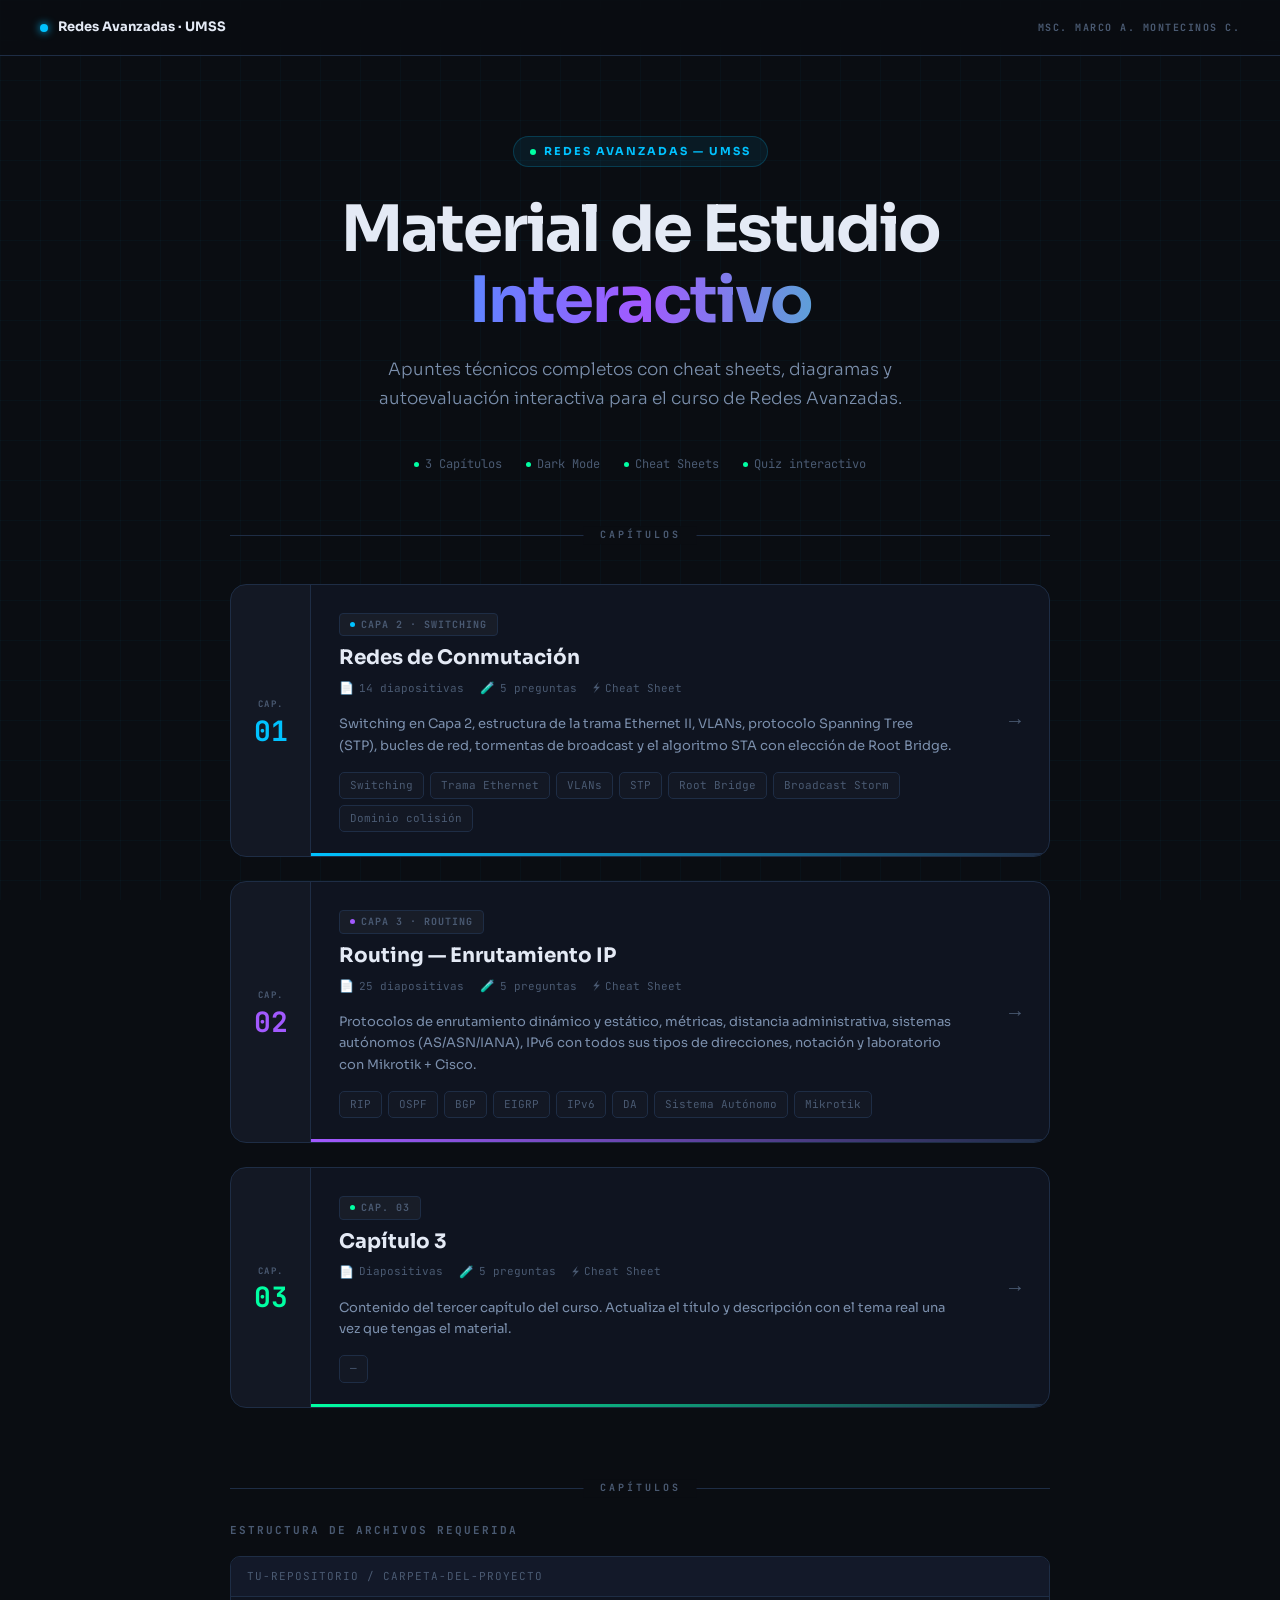
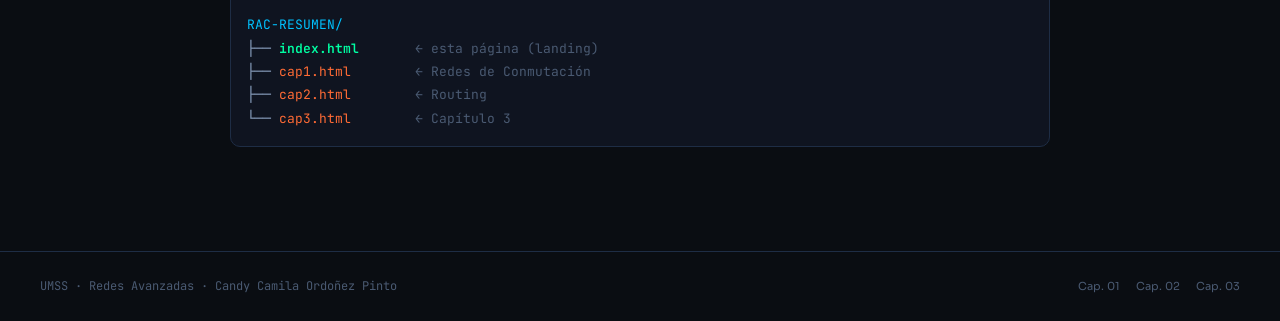
<file: index.html>
<!DOCTYPE html>
<html lang="es">
<head>
<meta charset="UTF-8">
<meta name="viewport" content="width=device-width, initial-scale=1.0">
<title>Redes Avanzadas — UMSS</title>
<link rel="preconnect" href="https://fonts.googleapis.com">
<link href="https://fonts.googleapis.com/css2?family=JetBrains+Mono:wght@400;600&family=Sora:wght@300;400;600;700&display=swap" rel="stylesheet">
<style>
  :root {
    --bg-deep:   #0a0d12;
    --bg-card:   #0f1420;
    --bg-panel:  #131929;
    --border:    #1e2d45;
    --border-lit:#2a4060;
    --accent:    #00c2ff;
    --accent2:   #00ffa3;
    --accent3:   #ff6b35;
    --accent4:   #a259ff;
    --text-pri:  #e4eaf5;
    --text-sec:  #7b8fac;
    --text-dim:  #4a5a72;
  }
  *, *::before, *::after { box-sizing: border-box; margin: 0; padding: 0; }
  html { scroll-behavior: smooth; }

  body {
    background: var(--bg-deep);
    color: var(--text-pri);
    font-family: 'Sora', sans-serif;
    font-size: 15px;
    line-height: 1.75;
    min-height: 100vh;
  }

  /* ─── GRID NOISE BACKGROUND ─── */
  body::before {
    content: '';
    position: fixed; inset: 0; z-index: 0;
    background-image:
      linear-gradient(rgba(0,194,255,0.03) 1px, transparent 1px),
      linear-gradient(90deg, rgba(0,194,255,0.03) 1px, transparent 1px);
    background-size: 40px 40px;
    pointer-events: none;
  }

  /* ─── NAV ─── */
  nav {
    position: sticky; top: 0; z-index: 100;
    background: rgba(10,13,18,0.85);
    backdrop-filter: blur(12px);
    border-bottom: 1px solid var(--border);
    padding: 0 40px;
    height: 56px;
    display: flex; align-items: center; justify-content: space-between;
  }
  .nav-logo {
    display: flex; align-items: center; gap: 10px;
    font-size: 13px; font-weight: 700; color: var(--text-pri);
    text-decoration: none;
  }
  .nav-logo .logo-dot {
    width: 8px; height: 8px; border-radius: 50%;
    background: var(--accent);
    box-shadow: 0 0 8px var(--accent);
  }
  .nav-badge {
    font-size: 10px; font-weight: 700;
    text-transform: uppercase; letter-spacing: 1.5px;
    color: var(--text-dim);
    font-family: 'JetBrains Mono', monospace;
  }

  /* ─── HERO ─── */
  .hero {
    position: relative; z-index: 1;
    padding: 80px 40px 60px;
    max-width: 900px; margin: 0 auto;
    text-align: center;
  }
  .hero-eyebrow {
    display: inline-flex; align-items: center; gap: 8px;
    background: rgba(0,194,255,0.08);
    border: 1px solid rgba(0,194,255,0.2);
    border-radius: 100px;
    padding: 5px 16px;
    font-size: 11px; font-weight: 700;
    text-transform: uppercase; letter-spacing: 2px;
    color: var(--accent);
    margin-bottom: 28px;
  }
  .hero-eyebrow::before {
    content: ''; width: 6px; height: 6px; border-radius: 50%;
    background: var(--accent2);
    animation: pulse 2s ease-in-out infinite;
  }
  @keyframes pulse {
    0%, 100% { opacity: 1; transform: scale(1); }
    50% { opacity: 0.4; transform: scale(0.8); }
  }
  .hero h1 {
    font-size: clamp(36px, 6vw, 64px);
    font-weight: 700; line-height: 1.1;
    letter-spacing: -2px;
    margin-bottom: 20px;
  }
  .hero h1 .line1 { display: block; color: var(--text-pri); }
  .hero h1 .line2 {
    display: block;
    background: linear-gradient(90deg, var(--accent), var(--accent4), var(--accent2));
    -webkit-background-clip: text; -webkit-text-fill-color: transparent;
    background-clip: text;
  }
  .hero p {
    font-size: 17px; color: var(--text-sec); font-weight: 300;
    max-width: 560px; margin: 0 auto 40px;
    line-height: 1.7;
  }
  .hero-meta {
    display: flex; align-items: center; justify-content: center;
    gap: 24px; flex-wrap: wrap;
    font-size: 12px; color: var(--text-dim);
    font-family: 'JetBrains Mono', monospace;
  }
  .hero-meta span { display: flex; align-items: center; gap: 6px; }
  .hero-meta .dot { width: 5px; height: 5px; border-radius: 50%; background: var(--accent2); }

  /* ─── DIVIDER ─── */
  .divider {
    position: relative; z-index: 1;
    max-width: 900px; margin: 0 auto;
    padding: 0 40px;
  }
  .divider-line {
    height: 1px; background: var(--border);
    position: relative; overflow: visible;
  }
  .divider-line::after {
    content: 'CAPÍTULOS';
    position: absolute; left: 50%; top: 50%;
    transform: translate(-50%, -50%);
    background: var(--bg-deep);
    padding: 0 16px;
    font-size: 10px; font-weight: 700;
    text-transform: uppercase; letter-spacing: 3px;
    color: var(--text-dim);
    font-family: 'JetBrains Mono', monospace;
  }

  /* ─── CHAPTER GRID ─── */
  .chapters {
    position: relative; z-index: 1;
    max-width: 900px; margin: 0 auto;
    padding: 48px 40px 80px;
    display: flex; flex-direction: column; gap: 24px;
  }

  /* ─── CHAPTER CARD ─── */
  .chapter-card {
    background: var(--bg-card);
    border: 1px solid var(--border);
    border-radius: 16px;
    overflow: hidden;
    text-decoration: none;
    display: grid;
    grid-template-columns: 80px 1fr auto;
    align-items: stretch;
    transition: border-color 0.25s, transform 0.25s, box-shadow 0.25s;
    position: relative;
  }
  .chapter-card:hover {
    border-color: var(--border-lit);
    transform: translateY(-3px);
    box-shadow: 0 16px 48px rgba(0,0,0,0.4);
  }
  .chapter-card::before {
    content: ''; position: absolute;
    top: 0; left: 0; right: 0; height: 1px;
    background: linear-gradient(90deg, transparent, var(--card-accent, var(--accent)), transparent);
    opacity: 0; transition: opacity 0.3s;
  }
  .chapter-card:hover::before { opacity: 1; }

  /* Number column */
  .card-num {
    display: flex; align-items: center; justify-content: center;
    background: rgba(255,255,255,0.02);
    border-right: 1px solid var(--border);
    flex-direction: column; gap: 4px;
    padding: 24px 0;
  }
  .card-num .num-label {
    font-size: 9px; font-weight: 700;
    text-transform: uppercase; letter-spacing: 1.5px;
    color: var(--text-dim); font-family: 'JetBrains Mono', monospace;
  }
  .card-num .num-value {
    font-size: 28px; font-weight: 700;
    color: var(--card-accent, var(--accent));
    font-family: 'JetBrains Mono', monospace;
    line-height: 1;
  }

  /* Body column */
  .card-body { padding: 24px 28px; }
  .card-tag {
    display: inline-flex; align-items: center; gap: 6px;
    background: rgba(255,255,255,0.04);
    border: 1px solid var(--border);
    border-radius: 4px;
    padding: 2px 10px;
    font-size: 10px; font-weight: 700;
    text-transform: uppercase; letter-spacing: 1px;
    color: var(--text-dim); font-family: 'JetBrains Mono', monospace;
    margin-bottom: 10px;
  }
  .card-tag .tag-dot {
    width: 5px; height: 5px; border-radius: 50%;
    background: var(--card-accent, var(--accent));
  }
  .card-title {
    font-size: 20px; font-weight: 700; color: var(--text-pri);
    margin-bottom: 8px; line-height: 1.2;
  }
  .card-desc {
    font-size: 13px; color: var(--text-sec);
    line-height: 1.65; margin-bottom: 16px;
  }
  .card-topics {
    display: flex; flex-wrap: wrap; gap: 6px;
  }
  .card-topic {
    font-size: 11px; padding: 3px 10px;
    border-radius: 5px;
    border: 1px solid var(--border);
    color: var(--text-dim);
    font-family: 'JetBrains Mono', monospace;
    background: rgba(255,255,255,0.02);
    transition: border-color 0.2s, color 0.2s;
  }
  .chapter-card:hover .card-topic {
    border-color: var(--border-lit);
    color: var(--text-sec);
  }

  /* Arrow column */
  .card-arrow {
    display: flex; align-items: center; justify-content: center;
    padding: 0 24px;
    font-size: 20px; color: var(--text-dim);
    transition: color 0.2s, transform 0.2s;
  }
  .chapter-card:hover .card-arrow {
    color: var(--card-accent, var(--accent));
    transform: translateX(4px);
  }

  /* Card stats row */
  .card-stats {
    display: flex; gap: 16px; margin-bottom: 14px;
    flex-wrap: wrap;
  }
  .card-stat {
    display: flex; align-items: center; gap: 5px;
    font-size: 11px; color: var(--text-dim);
    font-family: 'JetBrains Mono', monospace;
  }
  .card-stat .stat-icon { font-size: 12px; }

  /* ─── ACCENT VARIANTS ─── */
  .chapter-card.c1 { --card-accent: var(--accent); }
  .chapter-card.c2 { --card-accent: var(--accent4); }
  .chapter-card.c3 { --card-accent: var(--accent2); }

  /* ─── PROGRESS INDICATOR ─── */
  .card-progress {
    height: 3px;
    background: var(--border);
    position: absolute; bottom: 0; left: 80px; right: 0;
    overflow: hidden;
  }
  .card-progress-fill {
    height: 100%;
    background: linear-gradient(90deg, var(--card-accent, var(--accent)), transparent);
    transition: width 0.6s ease;
  }

  /* ─── DEPLOY GUIDE ─── */
  .deploy-section {
    position: relative; z-index: 1;
    max-width: 900px; margin: 0 auto;
    padding: 0 40px 80px;
  }
  .deploy-title {
    font-size: 11px; font-weight: 700;
    text-transform: uppercase; letter-spacing: 2px;
    color: var(--text-dim); font-family: 'JetBrains Mono', monospace;
    margin-bottom: 16px;
  }
  .deploy-grid {
    display: grid; grid-template-columns: repeat(3, 1fr); gap: 12px;
  }
  .deploy-card {
    background: var(--bg-card); border: 1px solid var(--border);
    border-radius: 10px; padding: 16px 18px;
    transition: border-color 0.2s;
  }
  .deploy-card:hover { border-color: var(--border-lit); }
  .deploy-card .dc-platform {
    font-size: 12px; font-weight: 700;
    color: var(--text-pri); margin-bottom: 6px;
    display: flex; align-items: center; gap: 8px;
  }
  .deploy-card .dc-icon {
    width: 22px; height: 22px; border-radius: 5px;
    display: flex; align-items: center; justify-content: center;
    font-size: 12px;
  }
  .deploy-card .dc-steps {
    font-size: 11.5px; color: var(--text-sec); line-height: 1.7;
    font-family: 'JetBrains Mono', monospace;
  }
  .deploy-card .dc-steps code {
    color: var(--accent2); background: rgba(0,255,163,0.06);
    padding: 1px 5px; border-radius: 3px;
  }

  /* ─── FILE STRUCTURE ─── */
  .file-tree {
    background: var(--bg-card); border: 1px solid var(--border);
    border-radius: 10px; overflow: hidden; margin-bottom: 24px;
  }
  .file-tree .ft-header {
    background: var(--bg-panel); padding: 10px 16px;
    font-size: 11px; color: var(--text-dim);
    text-transform: uppercase; letter-spacing: 1px;
    font-family: 'JetBrains Mono', monospace;
    border-bottom: 1px solid var(--border);
  }
  .file-tree pre {
    padding: 16px; font-family: 'JetBrains Mono', monospace;
    font-size: 13px; color: var(--text-sec); line-height: 1.8;
  }
  .file-tree pre .folder { color: var(--accent); }
  .file-tree pre .html { color: var(--accent3); }
  .file-tree pre .main { color: var(--accent2); font-weight: 600; }
  .file-tree pre .dim { color: var(--text-dim); }

  /* ─── FOOTER ─── */
  footer {
    position: relative; z-index: 1;
    border-top: 1px solid var(--border);
    padding: 24px 40px;
    display: flex; align-items: center; justify-content: space-between;
    flex-wrap: wrap; gap: 12px;
  }
  footer .ft-left {
    font-size: 12px; color: var(--text-dim);
    font-family: 'JetBrains Mono', monospace;
  }
  footer .ft-right {
    display: flex; gap: 16px;
  }
  footer .ft-link {
    font-size: 11px; color: var(--text-dim);
    text-decoration: none;
    transition: color 0.2s;
  }
  footer .ft-link:hover { color: var(--text-sec); }

  /* ─── SCROLLBAR ─── */
  ::-webkit-scrollbar { width: 6px; }
  ::-webkit-scrollbar-track { background: transparent; }
  ::-webkit-scrollbar-thumb { background: var(--border-lit); border-radius: 3px; }

  /* ─── MOBILE ─── */
  @media (max-width: 700px) {
    nav { padding: 0 20px; }
    .hero { padding: 48px 20px 40px; }
    .chapters { padding: 32px 20px 60px; }
    .deploy-section { padding: 0 20px 60px; }
    .chapter-card { grid-template-columns: 60px 1fr; }
    .card-arrow { display: none; }
    .card-num .num-value { font-size: 22px; }
    .card-body { padding: 18px 20px; }
    .deploy-grid { grid-template-columns: 1fr; }
    .hero h1 { letter-spacing: -1px; }
    footer { padding: 20px; flex-direction: column; }
  }
</style>
</head>
<body>

<!-- NAV -->
<nav>
  <a href="#" class="nav-logo">
    <span class="logo-dot"></span>
    Redes Avanzadas · UMSS
  </a>
  <span class="nav-badge">MSc. Marco A. Montecinos C.</span>
</nav>

<!-- HERO -->
<section class="hero">
  <div class="hero-eyebrow">Redes Avanzadas — UMSS</div>
  <h1>
    <span class="line1">Material de Estudio</span>
    <span class="line2">Interactivo</span>
  </h1>
  <p>Apuntes técnicos completos con cheat sheets, diagramas y autoevaluación interactiva para el curso de Redes Avanzadas.</p>
  <div class="hero-meta">
    <span><span class="dot"></span>3 Capítulos</span>
    <span><span class="dot"></span>Dark Mode</span>
    <span><span class="dot"></span>Cheat Sheets</span>
    <span><span class="dot"></span>Quiz interactivo</span>
  </div>
</section>

<!-- DIVIDER -->
<div class="divider"><div class="divider-line"></div></div>

<!-- CHAPTER CARDS -->
<div class="chapters">

  <!-- CAP 1 -->
  <a href="cap1.html" class="chapter-card c1">
    <div class="card-num">
      <span class="num-label">Cap.</span>
      <span class="num-value">01</span>
    </div>
    <div class="card-body">
      <div class="card-tag"><span class="tag-dot"></span>Capa 2 · Switching</div>
      <div class="card-title">Redes de Conmutación</div>
      <div class="card-stats">
        <span class="card-stat"><span class="stat-icon">📄</span>14 diapositivas</span>
        <span class="card-stat"><span class="stat-icon">🧪</span>5 preguntas</span>
        <span class="card-stat"><span class="stat-icon">⚡</span>Cheat Sheet</span>
      </div>
      <div class="card-desc">Switching en Capa 2, estructura de la trama Ethernet II, VLANs, protocolo Spanning Tree (STP), bucles de red, tormentas de broadcast y el algoritmo STA con elección de Root Bridge.</div>
      <div class="card-topics">
        <span class="card-topic">Switching</span>
        <span class="card-topic">Trama Ethernet</span>
        <span class="card-topic">VLANs</span>
        <span class="card-topic">STP</span>
        <span class="card-topic">Root Bridge</span>
        <span class="card-topic">Broadcast Storm</span>
        <span class="card-topic">Dominio colisión</span>
      </div>
    </div>
    <div class="card-arrow">→</div>
    <div class="card-progress"><div class="card-progress-fill" style="width:100%"></div></div>
  </a>

  <!-- CAP 2 -->
  <a href="cap2.html" class="chapter-card c2">
    <div class="card-num">
      <span class="num-label">Cap.</span>
      <span class="num-value">02</span>
    </div>
    <div class="card-body">
      <div class="card-tag"><span class="tag-dot"></span>Capa 3 · Routing</div>
      <div class="card-title">Routing — Enrutamiento IP</div>
      <div class="card-stats">
        <span class="card-stat"><span class="stat-icon">📄</span>25 diapositivas</span>
        <span class="card-stat"><span class="stat-icon">🧪</span>5 preguntas</span>
        <span class="card-stat"><span class="stat-icon">⚡</span>Cheat Sheet</span>
      </div>
      <div class="card-desc">Protocolos de enrutamiento dinámico y estático, métricas, distancia administrativa, sistemas autónomos (AS/ASN/IANA), IPv6 con todos sus tipos de direcciones, notación y laboratorio con Mikrotik + Cisco.</div>
      <div class="card-topics">
        <span class="card-topic">RIP</span>
        <span class="card-topic">OSPF</span>
        <span class="card-topic">BGP</span>
        <span class="card-topic">EIGRP</span>
        <span class="card-topic">IPv6</span>
        <span class="card-topic">DA</span>
        <span class="card-topic">Sistema Autónomo</span>
        <span class="card-topic">Mikrotik</span>
      </div>
    </div>
    <div class="card-arrow">→</div>
    <div class="card-progress"><div class="card-progress-fill" style="width:100%"></div></div>
  </a>

  <!-- CAP 3 -->
  <a href="cap3.html" class="chapter-card c3">
    <div class="card-num">
      <span class="num-label">Cap.</span>
      <span class="num-value">03</span>
    </div>
    <div class="card-body">
      <div class="card-tag"><span class="tag-dot"></span>Cap. 03</div>
      <div class="card-title">Capítulo 3</div>
      <div class="card-stats">
        <span class="card-stat"><span class="stat-icon">📄</span>Diapositivas</span>
        <span class="card-stat"><span class="stat-icon">🧪</span>5 preguntas</span>
        <span class="card-stat"><span class="stat-icon">⚡</span>Cheat Sheet</span>
      </div>
      <div class="card-desc">Contenido del tercer capítulo del curso. Actualiza el título y descripción con el tema real una vez que tengas el material.</div>
      <div class="card-topics">
        <span class="card-topic">—</span>
      </div>
    </div>
    <div class="card-arrow">→</div>
    <div class="card-progress"><div class="card-progress-fill" style="width:100%"></div></div>
  </a>

</div>

<!-- DEPLOY GUIDE -->
<div class="deploy-section">
  <div class="divider-line" style="margin-bottom:32px"></div>
  <div class="deploy-title">Estructura de archivos requerida</div>

  <div class="file-tree">
    <div class="ft-header">tu-repositorio / carpeta-del-proyecto</div>
    <pre><span class="folder">RAC-RESUMEN/</span>
├── <span class="main">index.html</span>       <span class="dim">← esta página (landing)</span>
├── <span class="html">cap1.html</span>        <span class="dim">← Redes de Conmutación</span>
├── <span class="html">cap2.html</span>        <span class="dim">← Routing</span>
└── <span class="html">cap3.html</span>        <span class="dim">← Capítulo 3</span></pre>
  </div>

</div>

<!-- FOOTER -->
<footer>
  <span class="ft-left">UMSS · Redes Avanzadas · Candy Camila Ordoñez Pinto</span>
  <div class="ft-right">
    <a href="cap1.html" class="ft-link">Cap. 01</a>
    <a href="cap2.html" class="ft-link">Cap. 02</a>
    <a href="cap3.html" class="ft-link">Cap. 03</a>
  </div>
</footer>

</body>
</html>
</file>
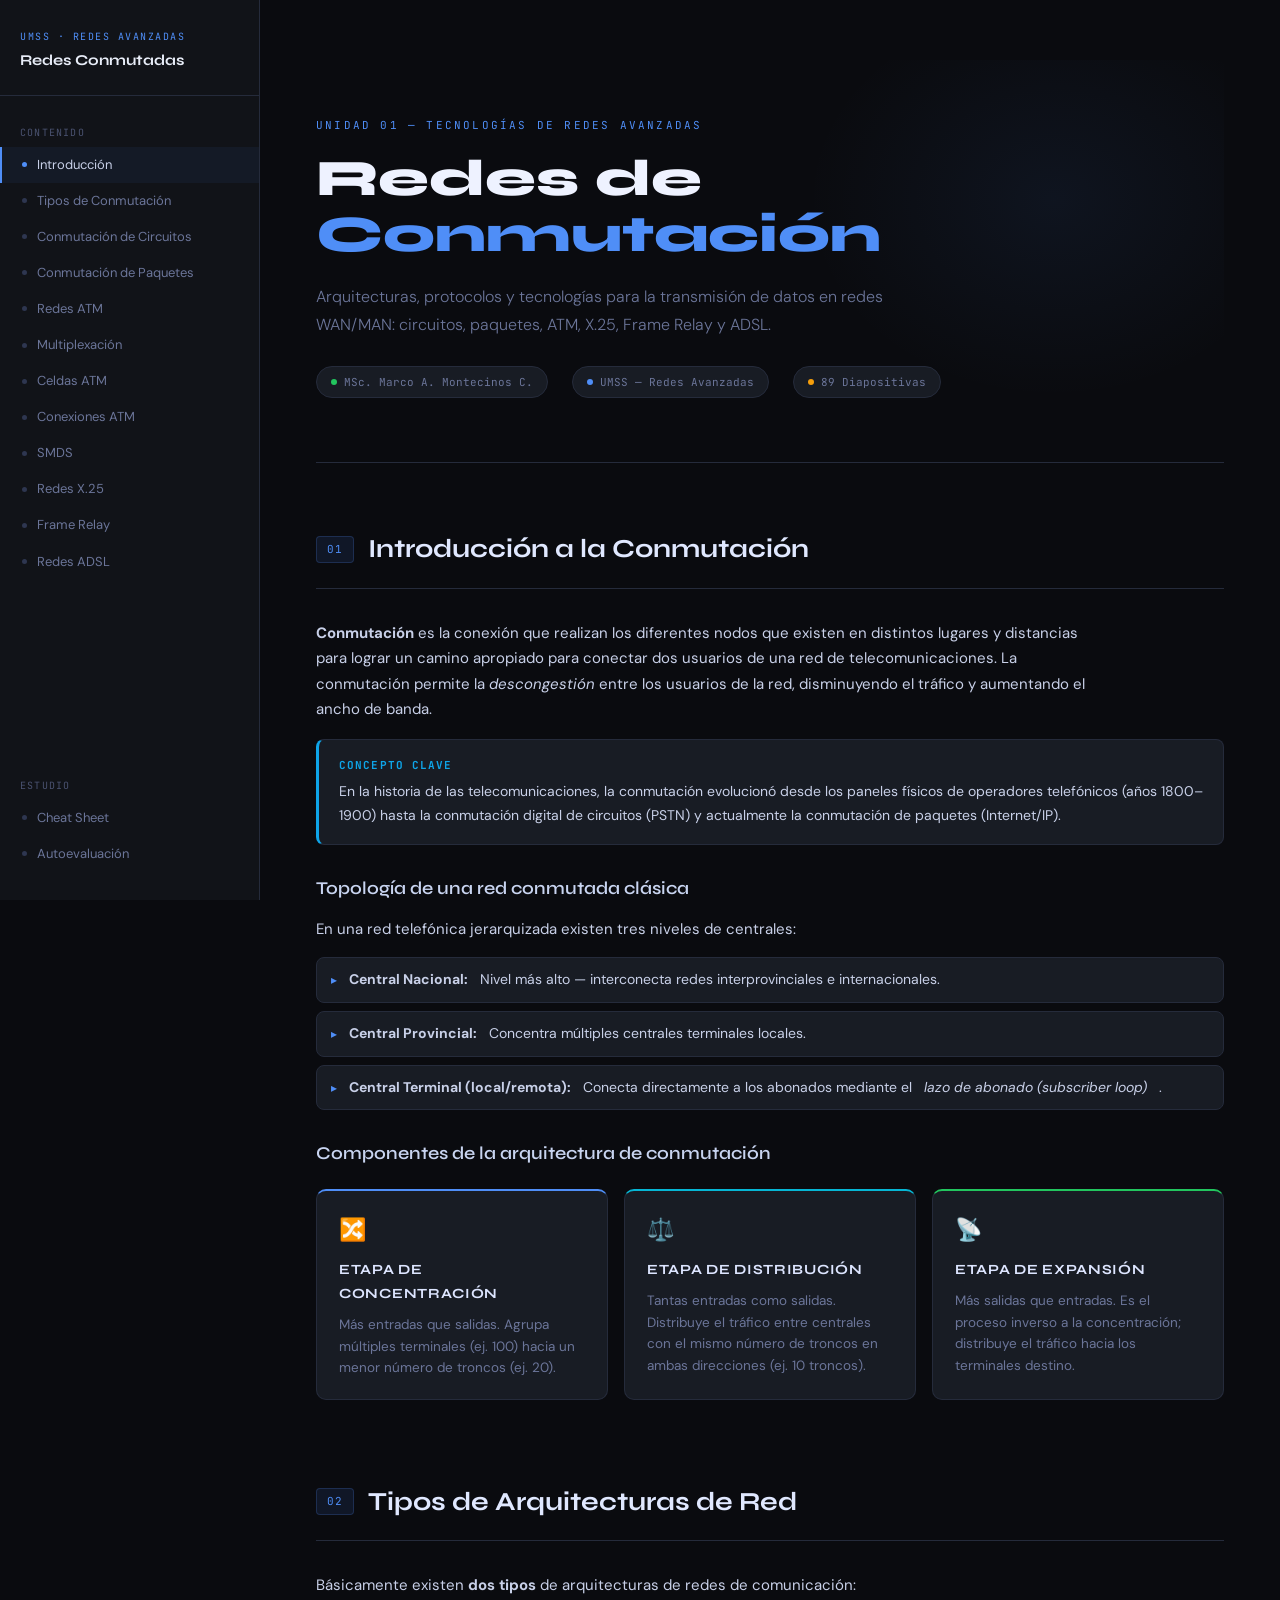
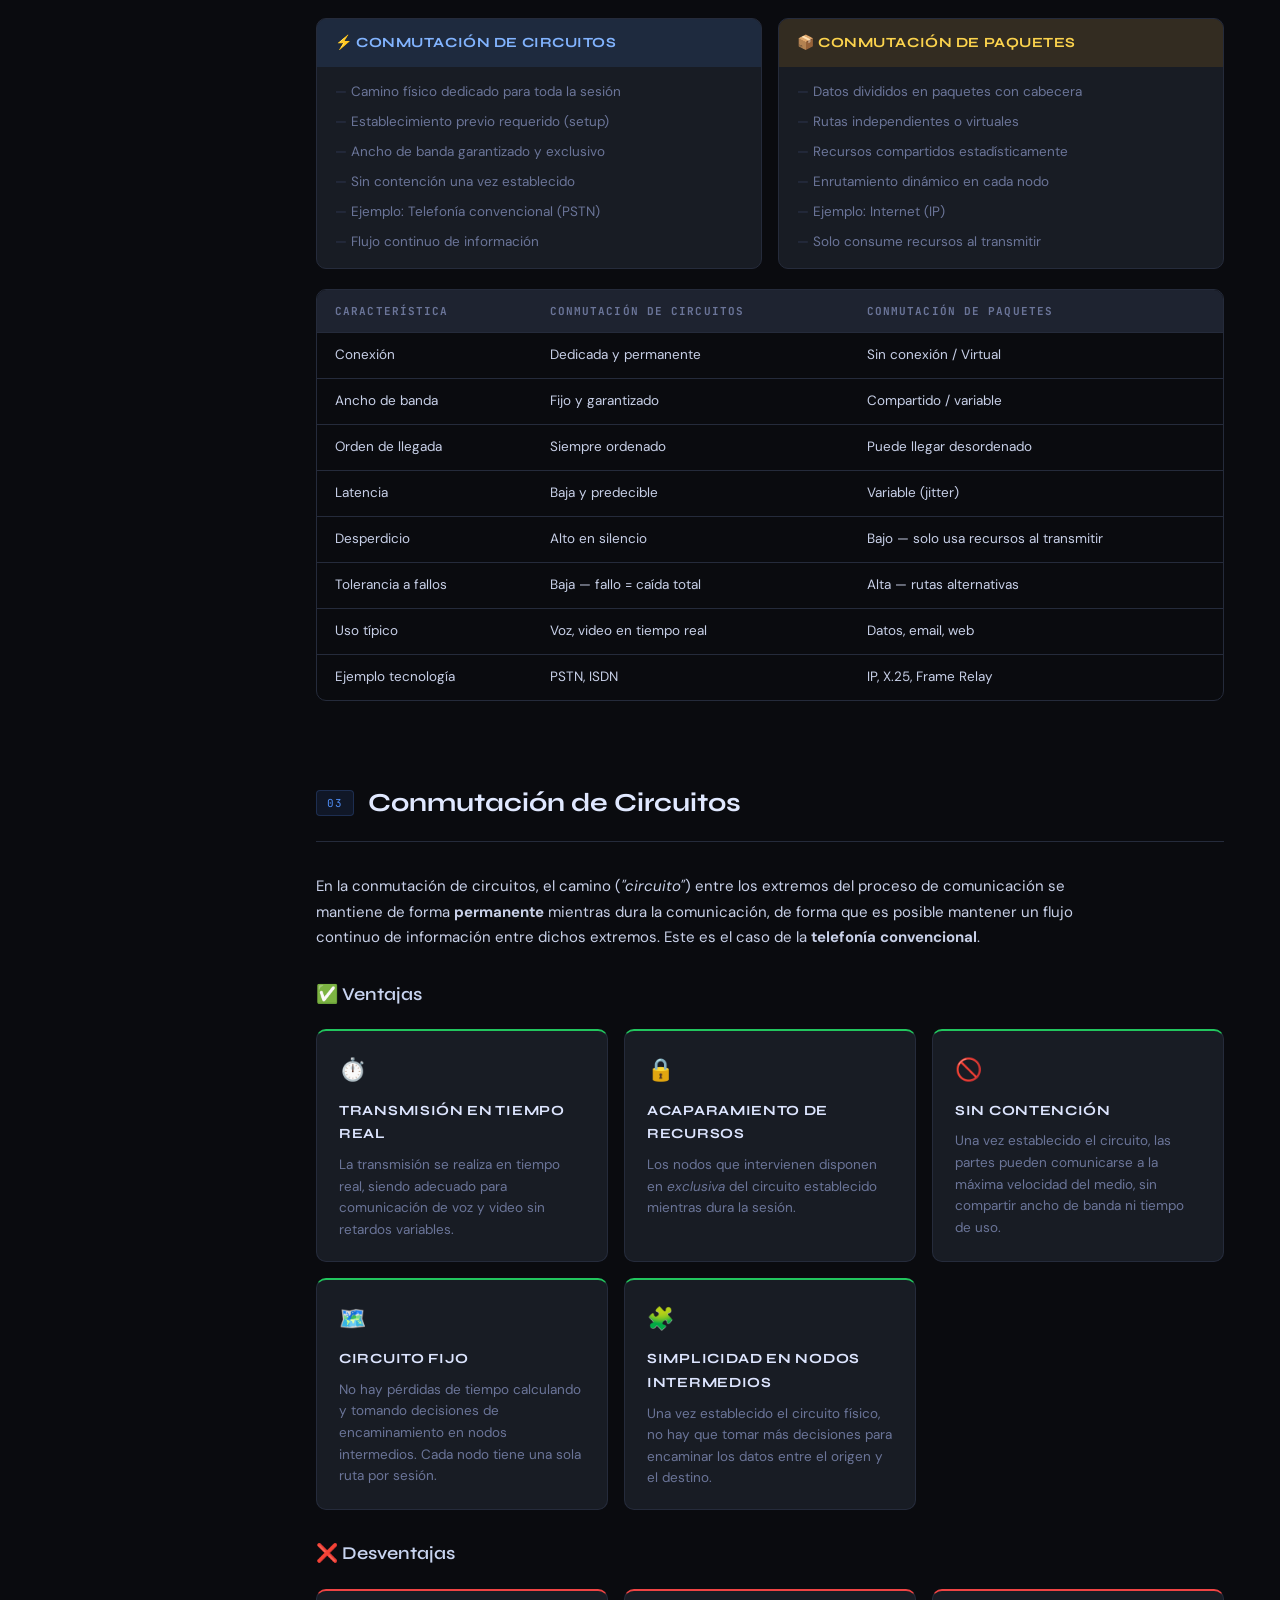
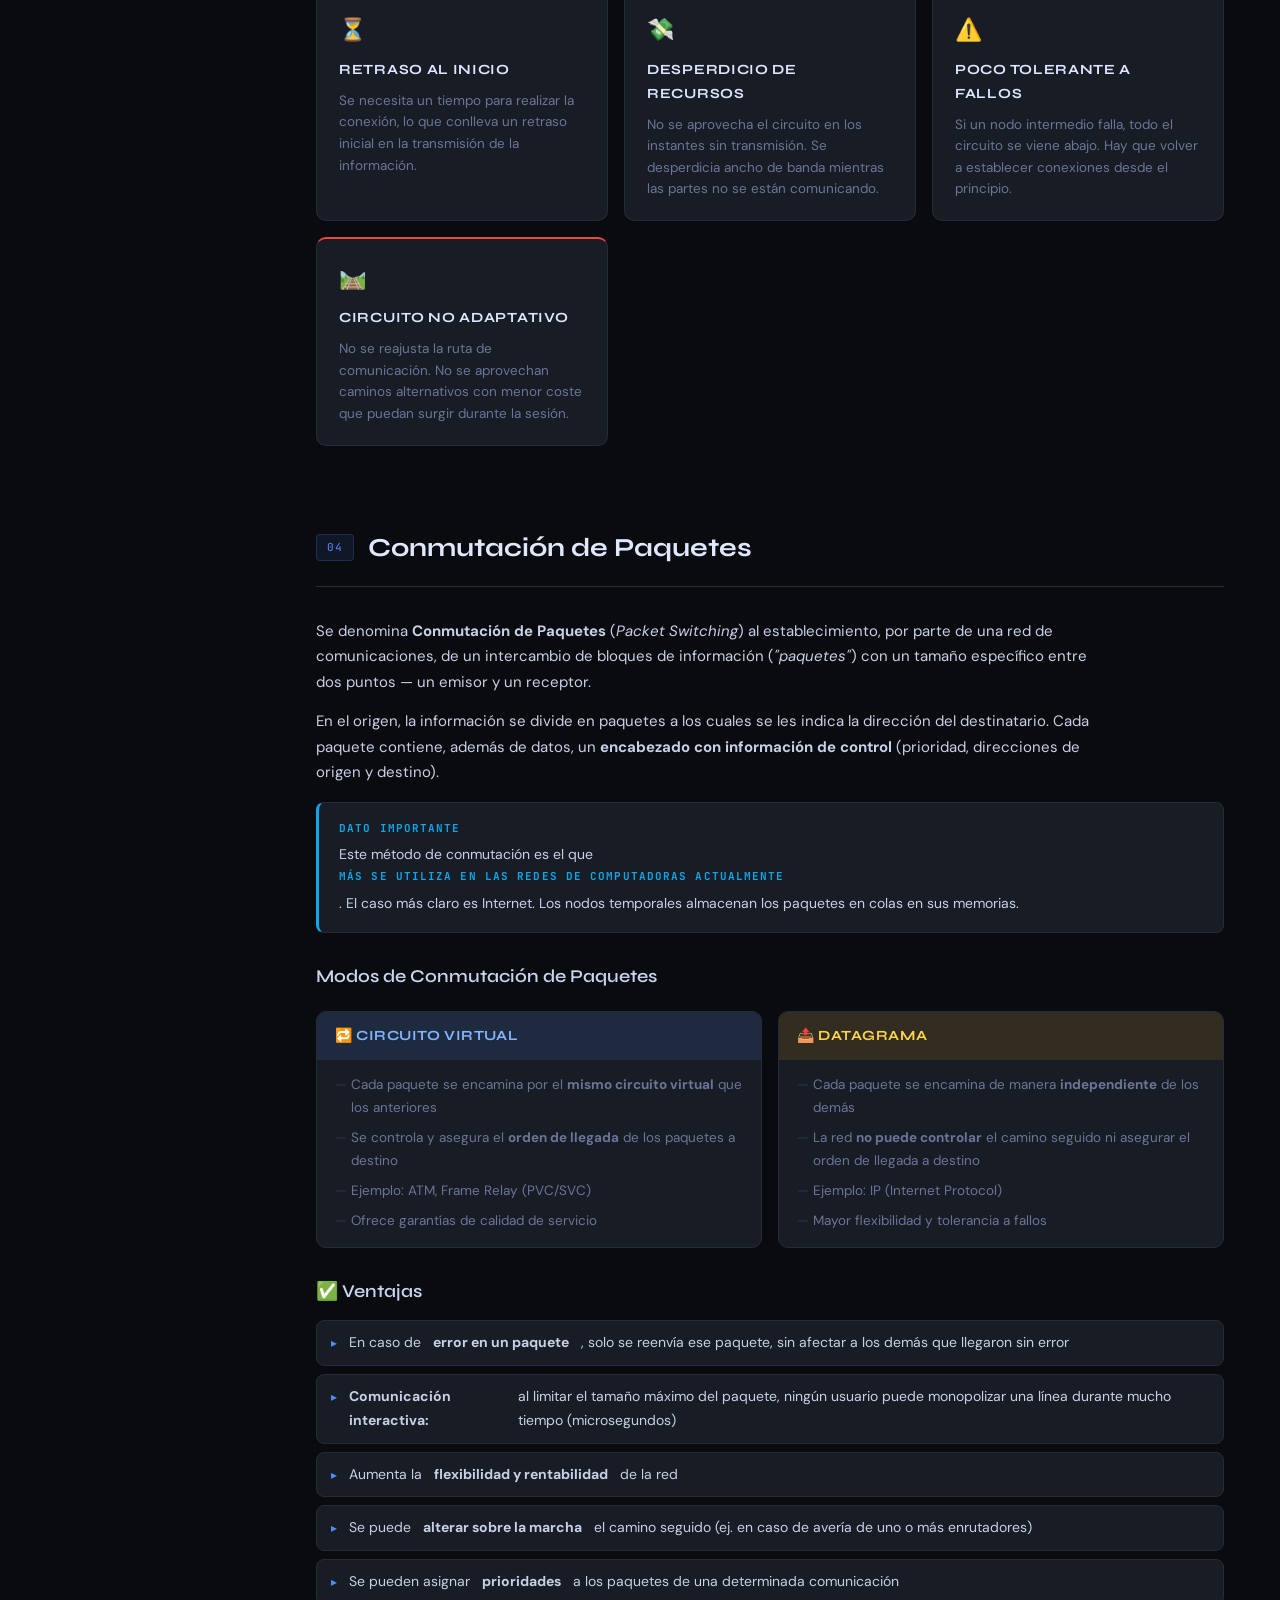
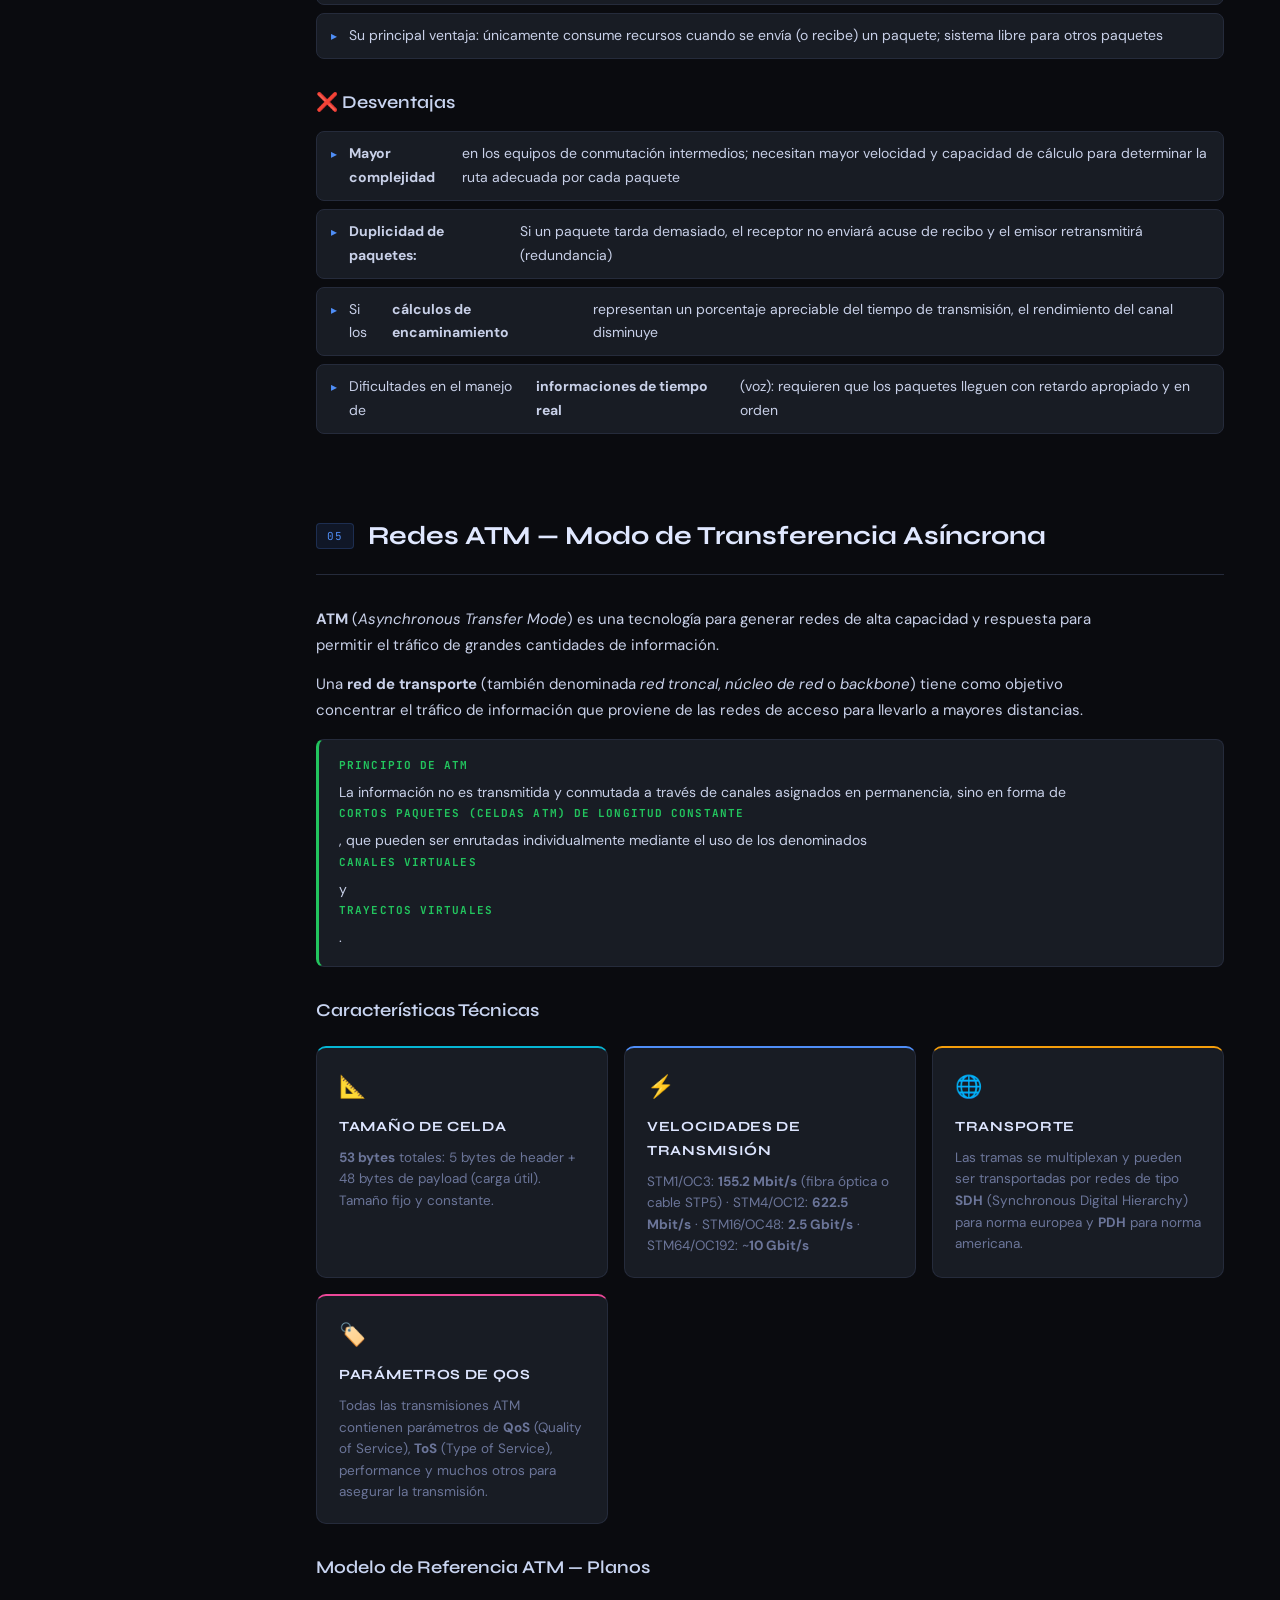
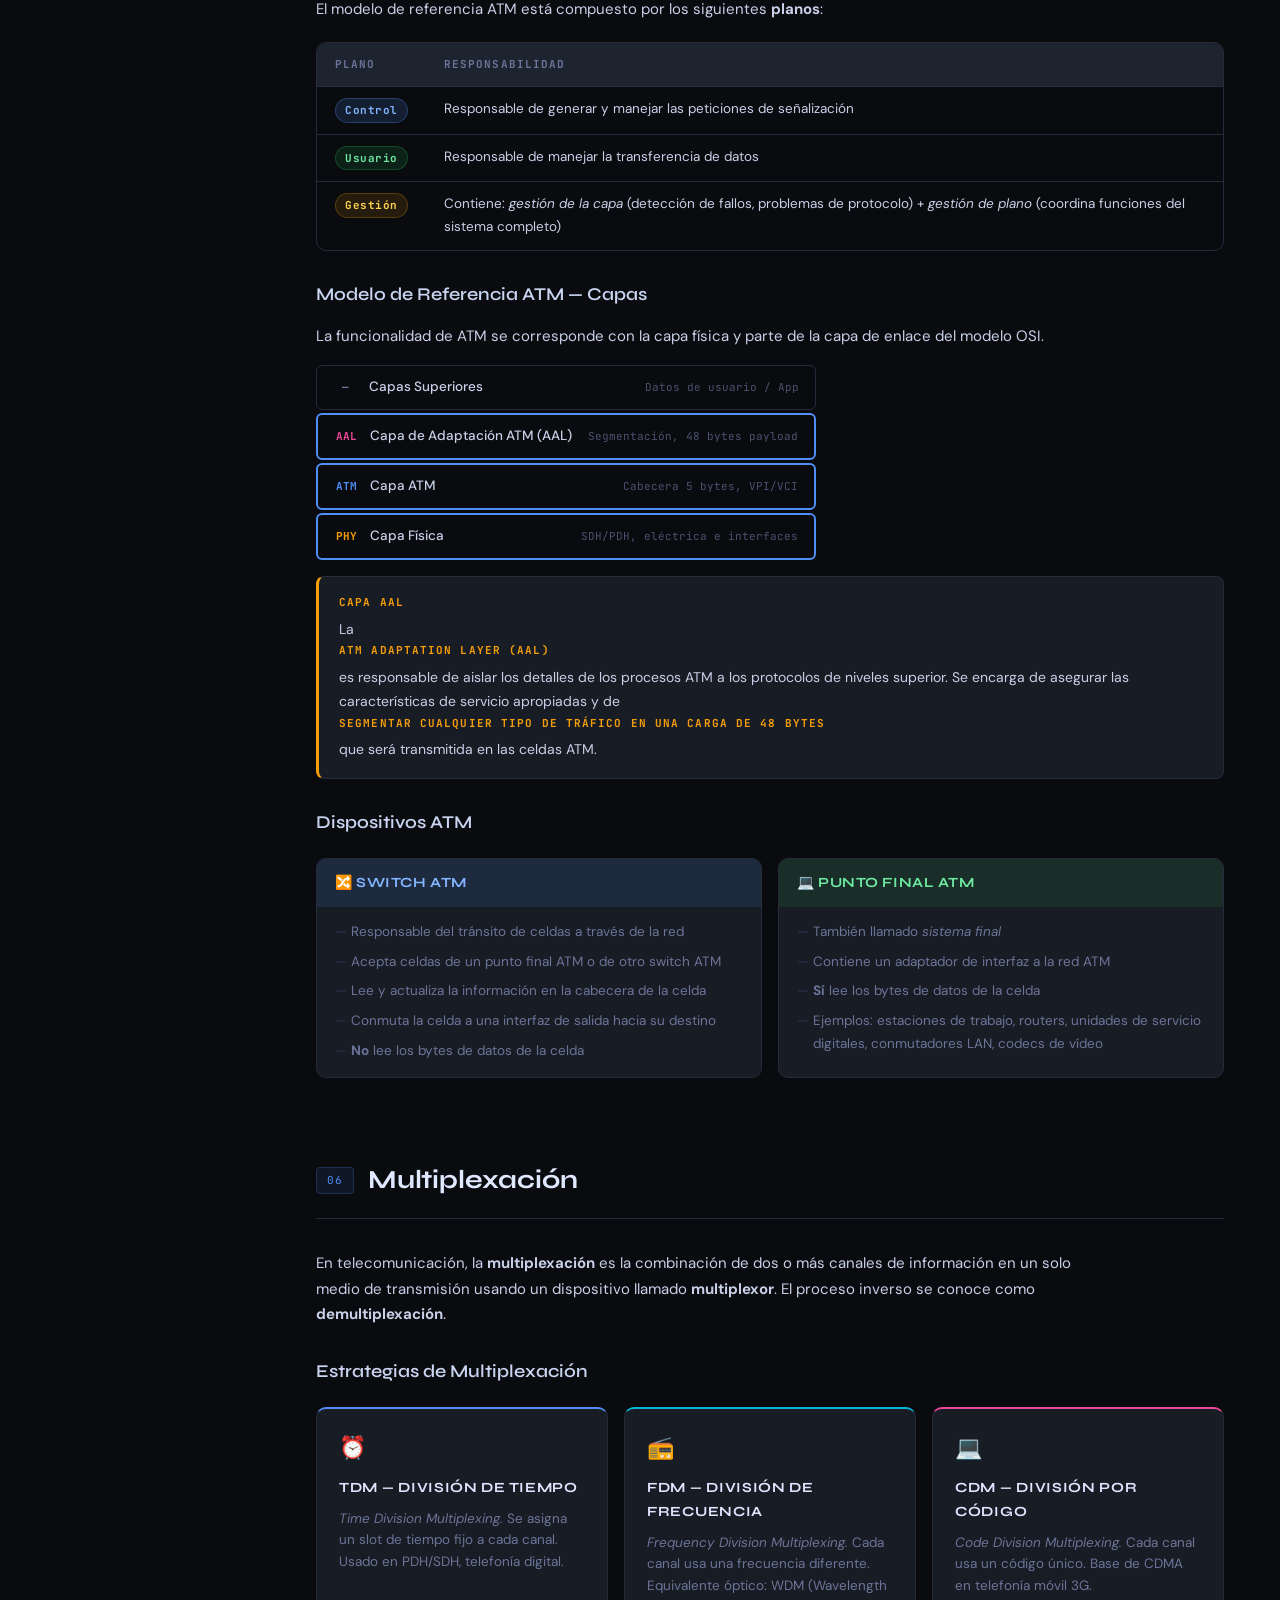
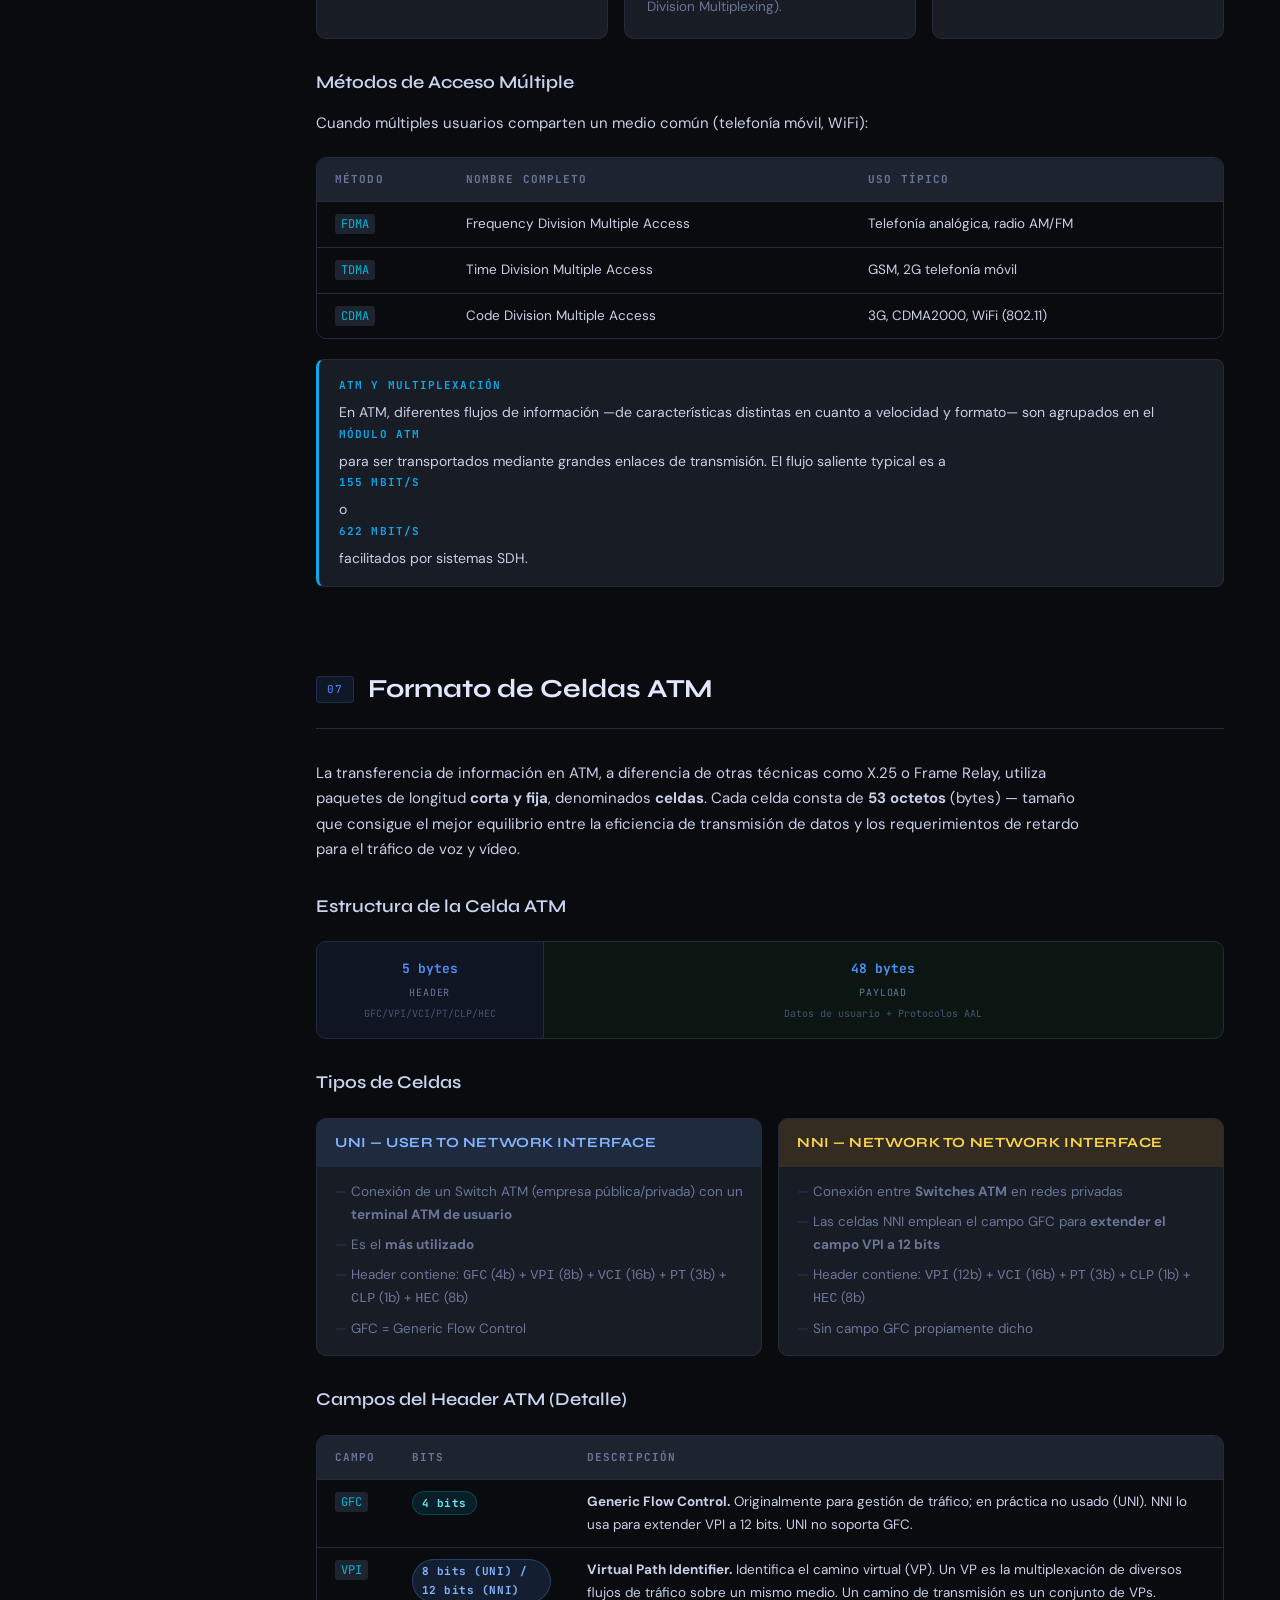
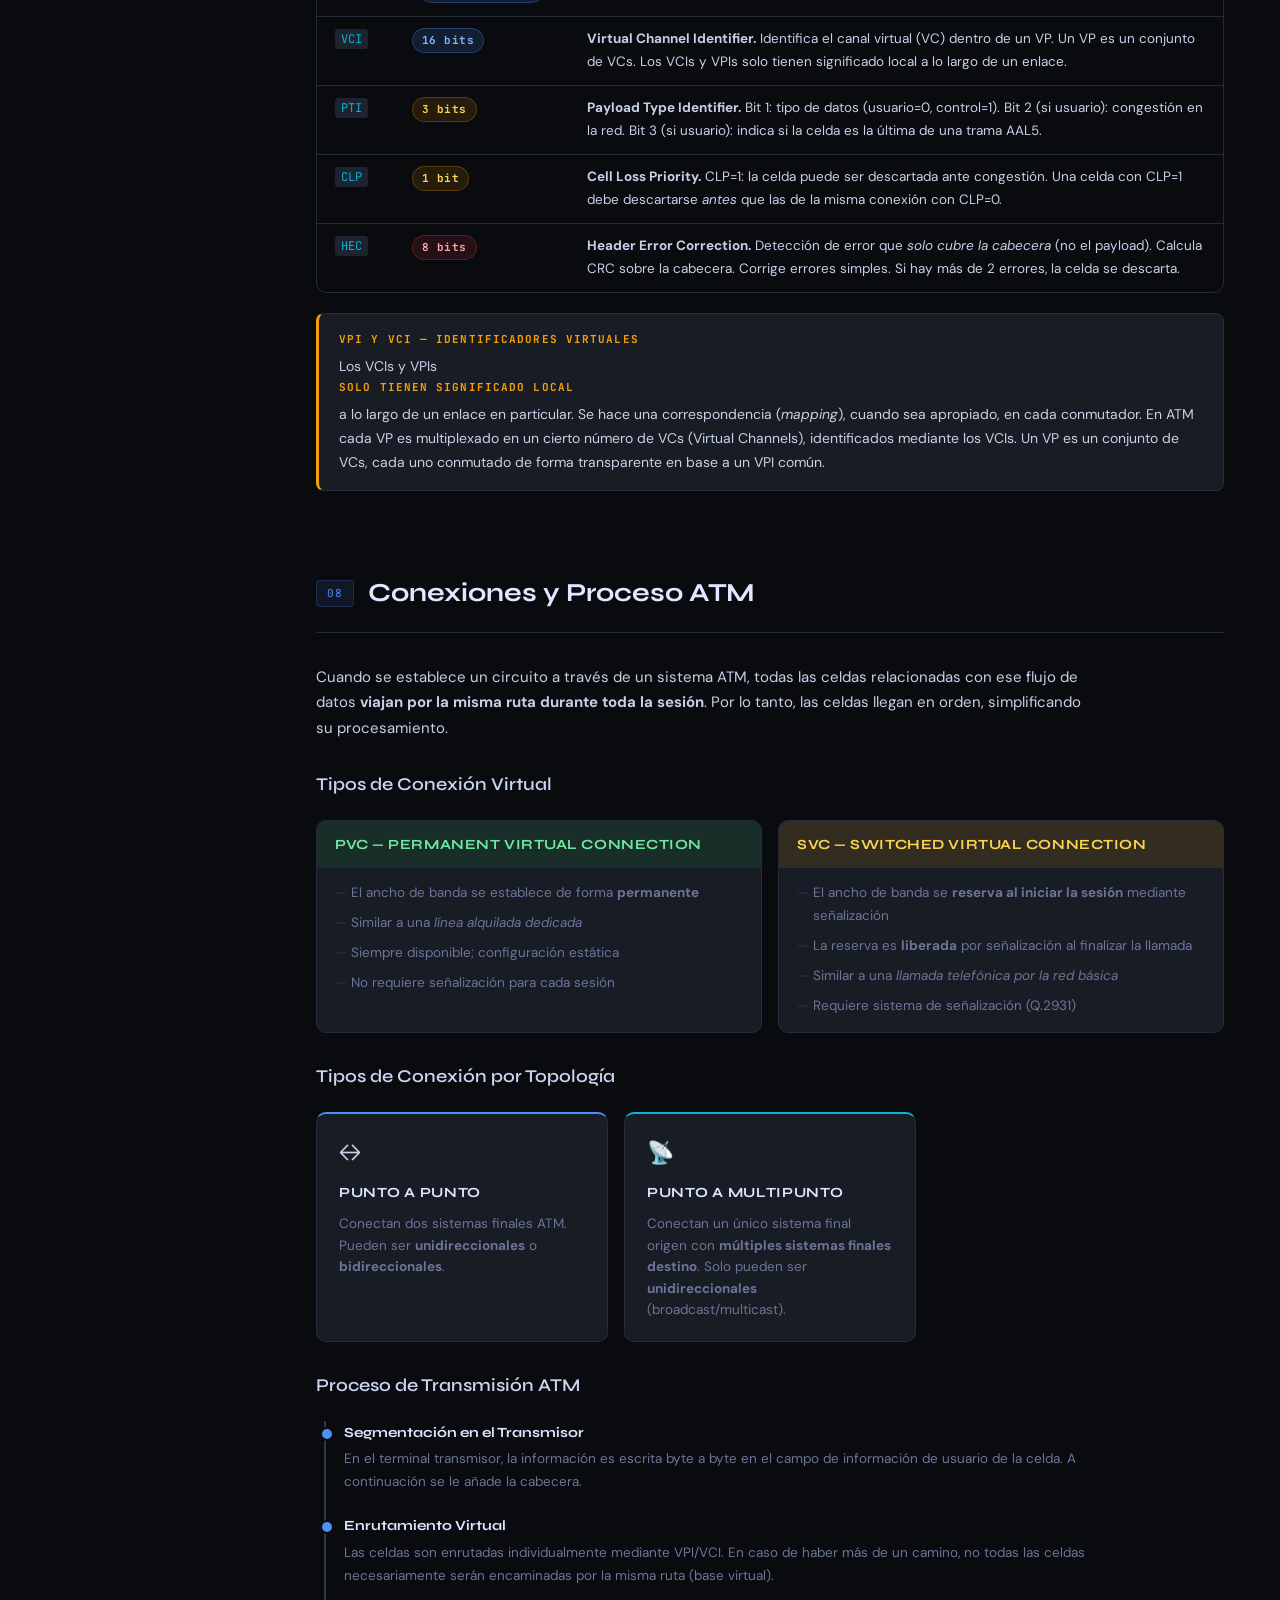
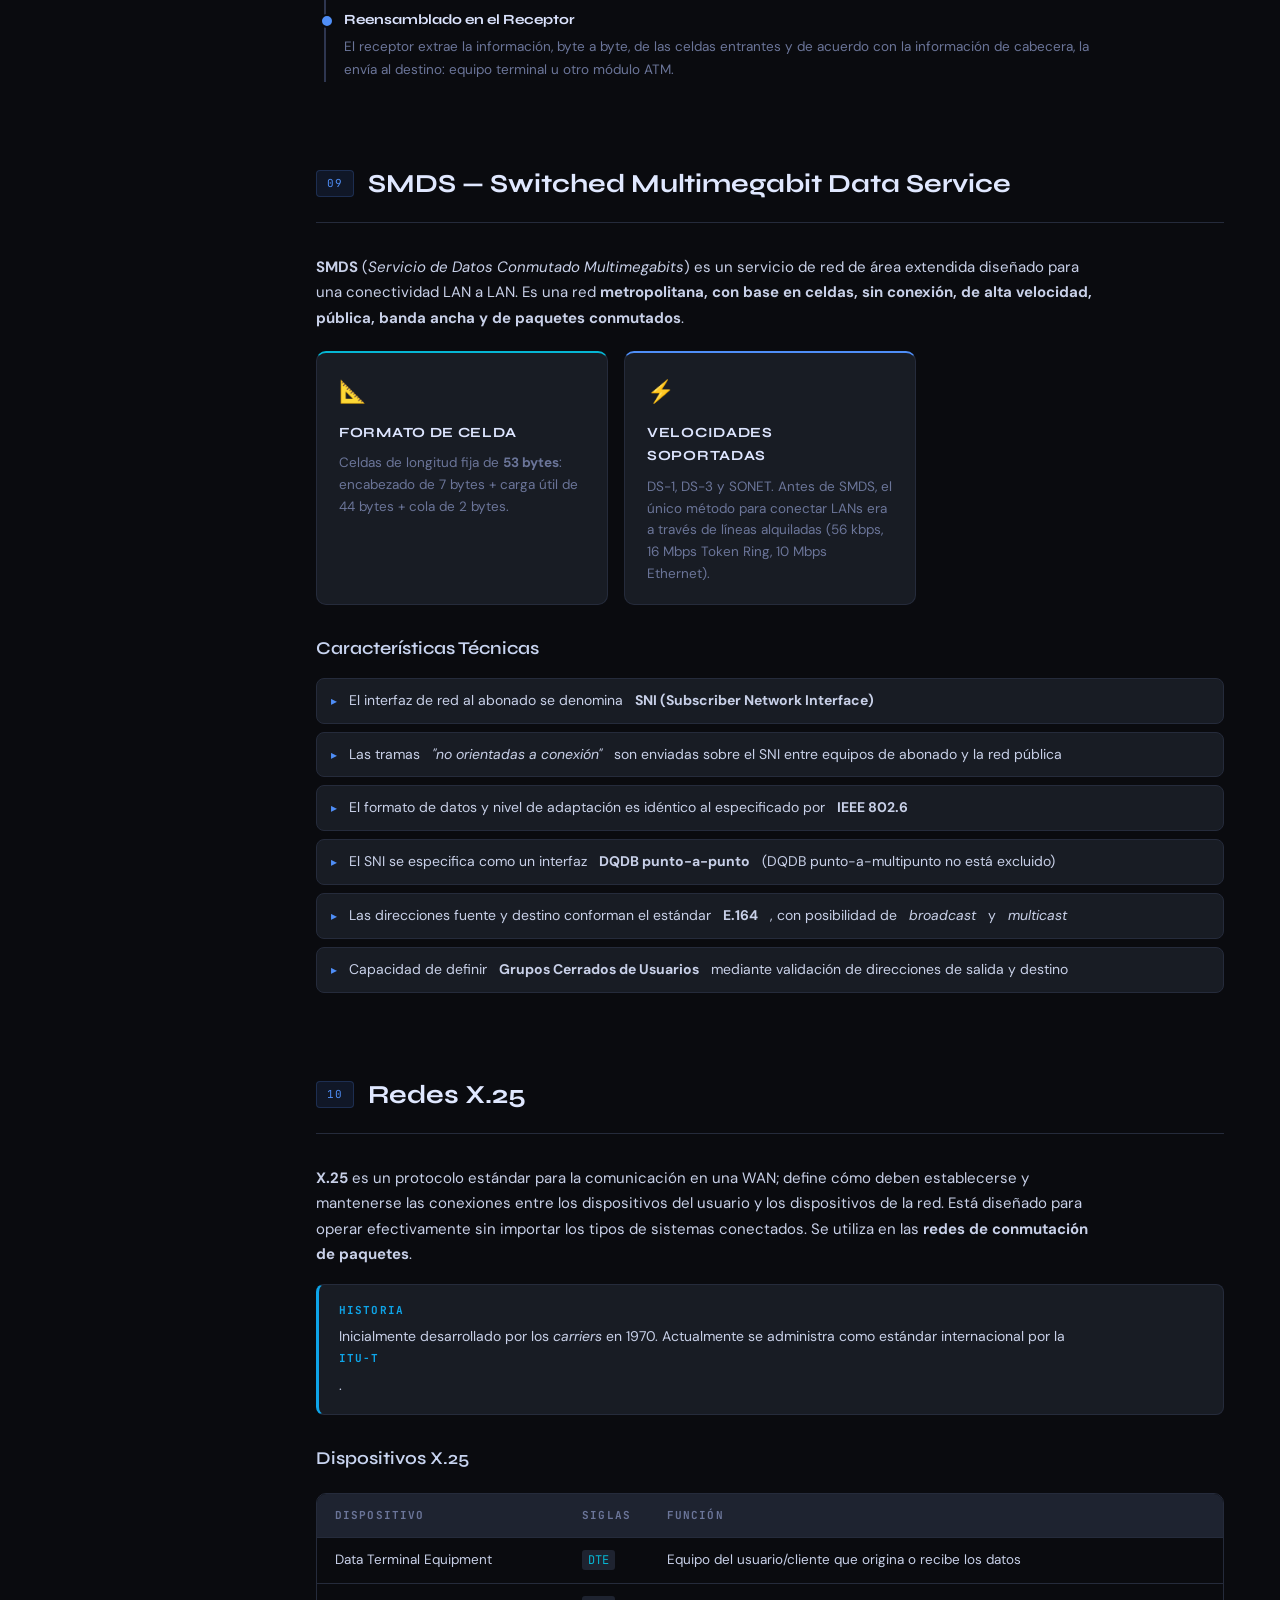
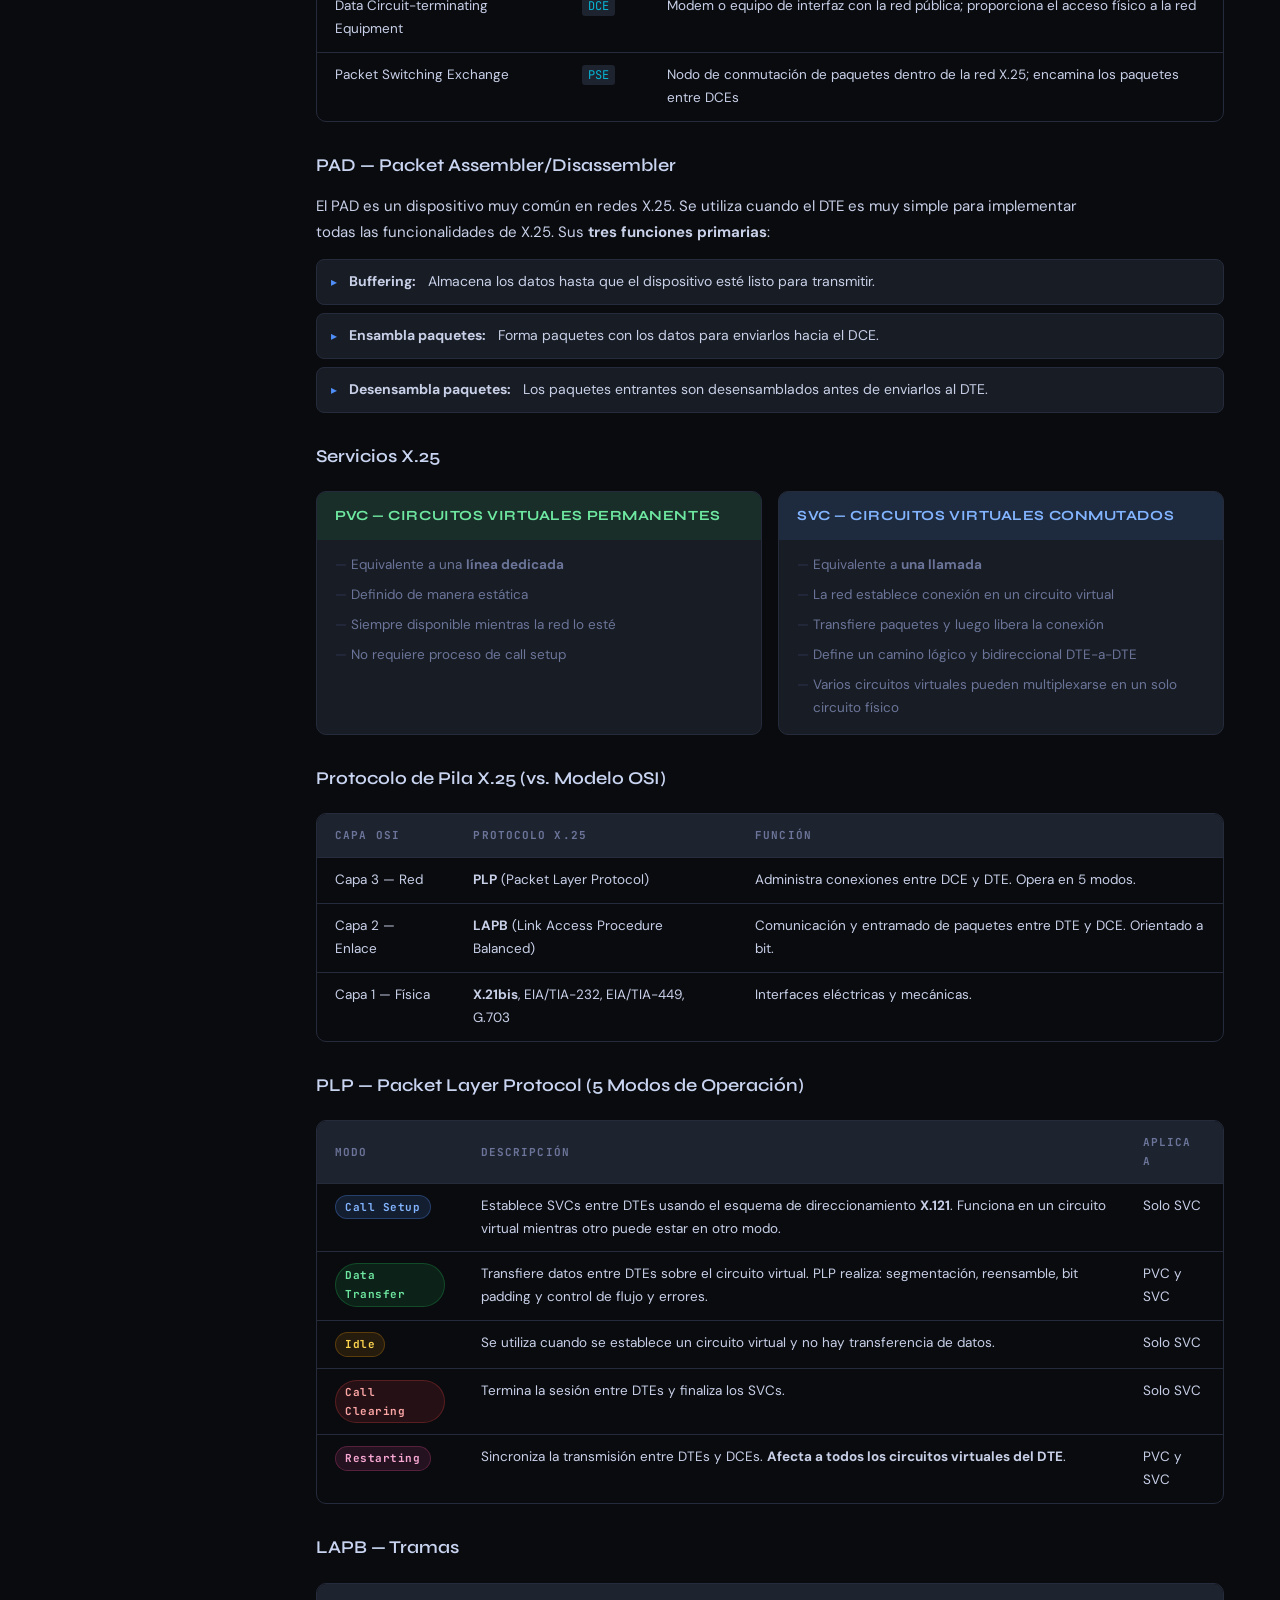
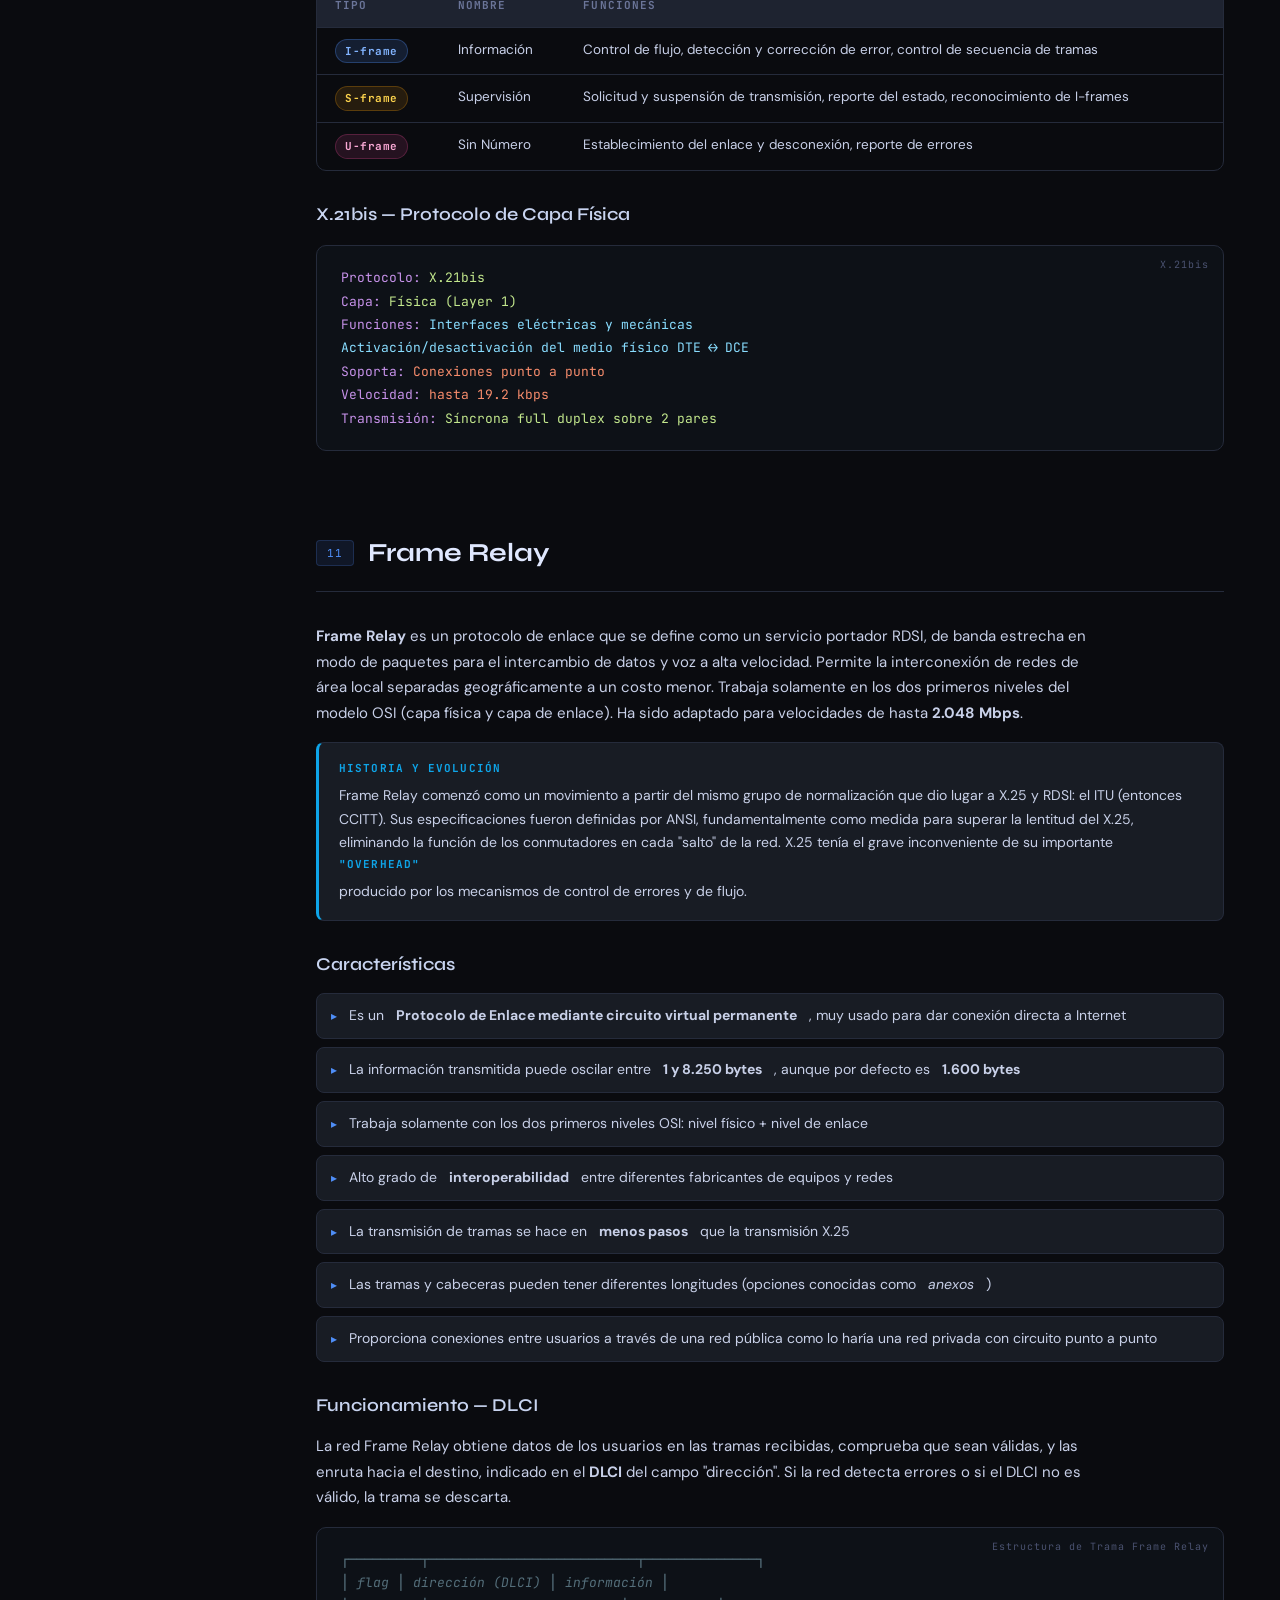
<file: cap1.html>
<!doctype html>
<html lang="es">
  <head>
    <meta charset="UTF-8" />
    <meta name="viewport" content="width=device-width, initial-scale=1.0" />
    <title>Redes Conmutadas — Redes Avanzadas UMSS</title>
    <link
      href="https://fonts.googleapis.com/css2?family=JetBrains+Mono:wght@400;700&family=Syne:wght@400;600;700;800&family=DM+Sans:ital,wght@0,300;0,400;0,500;1,300&display=swap"
      rel="stylesheet"
    />
  </head>
  <body>
    <style>
      :root {
        --bg: #0a0b0f;
        --surface: #111318;
        --surface2: #181c24;
        --surface3: #1e2330;
        --border: #252b3b;
        --border-bright: #2e3650;
        --text: #c8d0e8;
        --text-muted: #6b7599;
        --text-dim: #4a5270;
        --accent: #4f8ef7;
        --accent2: #7c3aed;
        --accent3: #0ea5e9;
        --green: #22c55e;
        --amber: #f59e0b;
        --red: #ef4444;
        --cyan: #06b6d4;
        --pink: #ec4899;
        --mono: "JetBrains Mono", monospace;
        --sans: "DM Sans", sans-serif;
        --display: "Syne", sans-serif;
        --sidebar-w: 260px;
      }

      * {
        margin: 0;
        padding: 0;
        box-sizing: border-box;
      }

      html {
        scroll-behavior: smooth;
      }

      body {
        background: var(--bg);
        color: var(--text);
        font-family: var(--sans);
        font-size: 15px;
        line-height: 1.7;
        display: flex;
        min-height: 100vh;
      }

      /* ─── PROGRESS BAR ─── */
      #progress-bar {
        position: fixed;
        top: 0;
        left: 0;
        height: 3px;
        width: 0%;
        background: linear-gradient(
          90deg,
          var(--accent),
          var(--cyan),
          var(--pink)
        );
        z-index: 1000;
        transition: width 0.1s linear;
      }

      /* ─── SIDEBAR ─── */
      #sidebar {
        position: fixed;
        top: 0;
        left: 0;
        width: var(--sidebar-w);
        height: 100vh;
        background: var(--surface);
        border-right: 1px solid var(--border);
        overflow-y: auto;
        padding: 28px 0;
        z-index: 100;
        display: flex;
        flex-direction: column;
      }

      #sidebar::-webkit-scrollbar {
        width: 4px;
      }
      #sidebar::-webkit-scrollbar-track {
        background: transparent;
      }
      #sidebar::-webkit-scrollbar-thumb {
        background: var(--border-bright);
        border-radius: 2px;
      }

      .sidebar-brand {
        padding: 0 20px 24px;
        border-bottom: 1px solid var(--border);
        margin-bottom: 16px;
      }

      .sidebar-brand .label {
        font-family: var(--mono);
        font-size: 10px;
        color: var(--accent);
        letter-spacing: 0.15em;
        text-transform: uppercase;
        margin-bottom: 6px;
      }

      .sidebar-brand h2 {
        font-family: var(--display);
        font-size: 15px;
        font-weight: 700;
        color: #e8edf8;
        line-height: 1.3;
      }

      .nav-section-title {
        font-family: var(--mono);
        font-size: 10px;
        color: var(--text-dim);
        letter-spacing: 0.12em;
        text-transform: uppercase;
        padding: 12px 20px 6px;
      }

      .nav-link {
        display: flex;
        align-items: center;
        gap: 10px;
        padding: 7px 20px;
        color: var(--text-muted);
        text-decoration: none;
        font-size: 13px;
        transition: all 0.15s;
        border-left: 2px solid transparent;
      }

      .nav-link:hover,
      .nav-link.active {
        color: var(--text);
        background: rgba(79, 142, 247, 0.06);
        border-left-color: var(--accent);
      }

      .nav-link .dot {
        width: 5px;
        height: 5px;
        border-radius: 50%;
        background: var(--border-bright);
        flex-shrink: 0;
        transition: background 0.15s;
      }

      .nav-link:hover .dot,
      .nav-link.active .dot {
        background: var(--accent);
      }

      /* ─── MAIN CONTENT ─── */
      #main {
        margin-left: var(--sidebar-w);
        flex: 1;
        padding: 60px 56px 80px;
        max-width: calc(100% - var(--sidebar-w));
      }

      /* ─── HERO ─── */
      .hero {
        padding: 56px 0 64px;
        border-bottom: 1px solid var(--border);
        margin-bottom: 64px;
        position: relative;
        overflow: hidden;
      }

      .hero::before {
        content: "";
        position: absolute;
        top: -60px;
        right: -80px;
        width: 500px;
        height: 400px;
        background: radial-gradient(
          ellipse at center,
          rgba(79, 142, 247, 0.07) 0%,
          transparent 70%
        );
        pointer-events: none;
      }

      .hero-eyebrow {
        font-family: var(--mono);
        font-size: 11px;
        color: var(--accent);
        letter-spacing: 0.2em;
        text-transform: uppercase;
        margin-bottom: 16px;
      }

      .hero h1 {
        font-family: var(--display);
        font-size: clamp(32px, 4vw, 52px);
        font-weight: 800;
        color: #eef2ff;
        line-height: 1.1;
        margin-bottom: 20px;
      }

      .hero h1 span {
        color: var(--accent);
      }

      .hero-desc {
        font-size: 16px;
        color: var(--text-muted);
        max-width: 600px;
        line-height: 1.7;
        font-weight: 300;
      }

      .hero-meta {
        display: flex;
        gap: 24px;
        margin-top: 28px;
        flex-wrap: wrap;
      }

      .meta-pill {
        display: inline-flex;
        align-items: center;
        gap: 7px;
        padding: 6px 14px;
        background: var(--surface2);
        border: 1px solid var(--border);
        border-radius: 100px;
        font-family: var(--mono);
        font-size: 11px;
        color: var(--text-muted);
      }

      .meta-pill .dot {
        width: 6px;
        height: 6px;
        border-radius: 50%;
      }

      /* ─── SECTIONS ─── */
      .section {
        margin-bottom: 80px;
      }

      .section-header {
        display: flex;
        align-items: center;
        gap: 14px;
        margin-bottom: 32px;
        padding-bottom: 16px;
        border-bottom: 1px solid var(--border);
      }

      .section-num {
        font-family: var(--mono);
        font-size: 11px;
        color: var(--accent);
        background: rgba(79, 142, 247, 0.1);
        border: 1px solid rgba(79, 142, 247, 0.2);
        padding: 3px 10px;
        border-radius: 4px;
        letter-spacing: 0.1em;
      }

      .section h2 {
        font-family: var(--display);
        font-size: 26px;
        font-weight: 700;
        color: #e0e8ff;
      }

      .section h3 {
        font-family: var(--display);
        font-size: 18px;
        font-weight: 600;
        color: #c8d4f0;
        margin: 28px 0 14px;
      }

      .section p {
        color: var(--text);
        margin-bottom: 14px;
        max-width: 780px;
      }

      /* ─── CARDS ─── */
      .cards {
        display: grid;
        grid-template-columns: repeat(auto-fill, minmax(280px, 1fr));
        gap: 16px;
        margin: 20px 0;
      }

      .card {
        background: var(--surface2);
        border: 1px solid var(--border);
        border-radius: 10px;
        padding: 20px 22px;
        transition:
          border-color 0.2s,
          transform 0.2s;
      }

      .card:hover {
        border-color: var(--border-bright);
        transform: translateY(-2px);
      }

      .card-icon {
        font-size: 22px;
        margin-bottom: 10px;
      }

      .card h4 {
        font-family: var(--display);
        font-size: 14px;
        font-weight: 700;
        color: #dde5ff;
        margin-bottom: 8px;
        text-transform: uppercase;
        letter-spacing: 0.05em;
      }

      .card p {
        font-size: 13.5px;
        color: var(--text-muted);
        line-height: 1.6;
        margin: 0;
      }

      .card.accent-green {
        border-top: 2px solid var(--green);
      }
      .card.accent-blue {
        border-top: 2px solid var(--accent);
      }
      .card.accent-amber {
        border-top: 2px solid var(--amber);
      }
      .card.accent-red {
        border-top: 2px solid var(--red);
      }
      .card.accent-cyan {
        border-top: 2px solid var(--cyan);
      }
      .card.accent-pink {
        border-top: 2px solid var(--pink);
      }

      /* ─── CALLOUT ─── */
      .callout {
        background: var(--surface2);
        border: 1px solid var(--border);
        border-left: 3px solid var(--accent);
        border-radius: 8px;
        padding: 16px 20px;
        margin: 16px 0;
        font-size: 14px;
        color: var(--text);
      }

      .callout.info {
        border-left-color: var(--accent3);
      }
      .callout.warn {
        border-left-color: var(--amber);
      }
      .callout.ok {
        border-left-color: var(--green);
      }
      .callout.danger {
        border-left-color: var(--red);
      }

      .callout strong {
        font-family: var(--mono);
        font-size: 11px;
        letter-spacing: 0.1em;
        text-transform: uppercase;
        display: block;
        margin-bottom: 6px;
        color: var(--accent);
      }

      .callout.info strong {
        color: var(--accent3);
      }
      .callout.warn strong {
        color: var(--amber);
      }
      .callout.ok strong {
        color: var(--green);
      }
      .callout.danger strong {
        color: var(--red);
      }

      /* ─── TABLE ─── */
      .table-wrap {
        overflow-x: auto;
        border-radius: 10px;
        border: 1px solid var(--border);
        margin: 20px 0;
      }

      table {
        width: 100%;
        border-collapse: collapse;
        font-size: 13.5px;
      }

      thead th {
        background: var(--surface3);
        padding: 12px 18px;
        text-align: left;
        font-family: var(--mono);
        font-size: 11px;
        color: var(--text-muted);
        letter-spacing: 0.1em;
        text-transform: uppercase;
        border-bottom: 1px solid var(--border);
      }

      tbody td {
        padding: 11px 18px;
        border-bottom: 1px solid var(--border);
        color: var(--text);
        vertical-align: top;
      }

      tbody tr:last-child td {
        border-bottom: none;
      }
      tbody tr:hover td {
        background: rgba(255, 255, 255, 0.02);
      }

      td code,
      th code {
        font-family: var(--mono);
        background: var(--surface3);
        padding: 2px 6px;
        border-radius: 3px;
        font-size: 12px;
        color: var(--cyan);
      }

      /* ─── CODE BLOCK ─── */
      .code-block {
        background: #0d1117;
        border: 1px solid var(--border);
        border-radius: 10px;
        padding: 20px 24px;
        margin: 16px 0;
        font-family: var(--mono);
        font-size: 13px;
        line-height: 1.8;
        overflow-x: auto;
        position: relative;
      }

      .code-block .cb-label {
        position: absolute;
        top: 10px;
        right: 14px;
        font-size: 10px;
        color: var(--text-dim);
        letter-spacing: 0.1em;
      }

      .code-block .kw {
        color: #c792ea;
      }
      .code-block .val {
        color: #c3e88d;
      }
      .code-block .num {
        color: #f78c6c;
      }
      .code-block .cmt {
        color: #546e7a;
        font-style: italic;
      }
      .code-block .str {
        color: #89ddff;
      }
      .code-block .key {
        color: #82aaff;
      }

      /* ─── BADGE ─── */
      .badge {
        display: inline-block;
        padding: 2px 9px;
        border-radius: 100px;
        font-family: var(--mono);
        font-size: 11px;
        font-weight: 700;
        letter-spacing: 0.05em;
      }

      .badge-blue {
        background: rgba(79, 142, 247, 0.15);
        color: #82b4ff;
        border: 1px solid rgba(79, 142, 247, 0.3);
      }
      .badge-green {
        background: rgba(34, 197, 94, 0.12);
        color: #6ee7a0;
        border: 1px solid rgba(34, 197, 94, 0.25);
      }
      .badge-amber {
        background: rgba(245, 158, 11, 0.12);
        color: #fcd34d;
        border: 1px solid rgba(245, 158, 11, 0.25);
      }
      .badge-red {
        background: rgba(239, 68, 68, 0.12);
        color: #fca5a5;
        border: 1px solid rgba(239, 68, 68, 0.25);
      }
      .badge-cyan {
        background: rgba(6, 182, 212, 0.12);
        color: #67e8f9;
        border: 1px solid rgba(6, 182, 212, 0.25);
      }
      .badge-pink {
        background: rgba(236, 72, 153, 0.12);
        color: #f9a8d4;
        border: 1px solid rgba(236, 72, 153, 0.25);
      }

      /* ─── LIST ─── */
      .styled-list {
        list-style: none;
        margin: 12px 0 20px;
        display: flex;
        flex-direction: column;
        gap: 8px;
      }

      .styled-list li {
        display: flex;
        gap: 12px;
        padding: 10px 14px;
        background: var(--surface2);
        border: 1px solid var(--border);
        border-radius: 8px;
        font-size: 14px;
        color: var(--text);
      }

      .styled-list li::before {
        content: "▸";
        color: var(--accent);
        flex-shrink: 0;
        font-size: 12px;
        margin-top: 2px;
      }

      /* ─── COMPARISON GRID ─── */
      .compare-grid {
        display: grid;
        grid-template-columns: 1fr 1fr;
        gap: 16px;
        margin: 20px 0;
      }

      .compare-panel {
        background: var(--surface2);
        border: 1px solid var(--border);
        border-radius: 10px;
        overflow: hidden;
      }

      .compare-panel .cp-header {
        padding: 12px 18px;
        font-family: var(--display);
        font-size: 14px;
        font-weight: 700;
        letter-spacing: 0.04em;
        text-transform: uppercase;
      }

      .compare-panel.blue .cp-header {
        background: rgba(79, 142, 247, 0.12);
        color: #82b4ff;
      }
      .compare-panel.amber .cp-header {
        background: rgba(245, 158, 11, 0.12);
        color: #fcd34d;
      }
      .compare-panel.green .cp-header {
        background: rgba(34, 197, 94, 0.1);
        color: #6ee7a0;
      }
      .compare-panel.red .cp-header {
        background: rgba(239, 68, 68, 0.1);
        color: #fca5a5;
      }

      .compare-panel ul {
        list-style: none;
        padding: 14px 18px;
        display: flex;
        flex-direction: column;
        gap: 7px;
      }

      .compare-panel ul li {
        font-size: 13.5px;
        color: var(--text-muted);
        padding-left: 16px;
        position: relative;
      }

      .compare-panel ul li::before {
        content: "—";
        position: absolute;
        left: 0;
        color: var(--border-bright);
      }

      /* ─── ATM CELL DIAGRAM ─── */
      .cell-diagram {
        display: flex;
        align-items: stretch;
        border: 1px solid var(--border);
        border-radius: 10px;
        overflow: hidden;
        margin: 20px 0;
        font-family: var(--mono);
        font-size: 12px;
      }

      .cell-part {
        display: flex;
        flex-direction: column;
        align-items: center;
        justify-content: center;
        padding: 16px 8px;
        text-align: center;
        border-right: 1px solid var(--border);
        gap: 4px;
      }

      .cell-part:last-child {
        border-right: none;
      }
      .cell-part .cp-name {
        color: var(--text-muted);
        font-size: 10px;
        letter-spacing: 0.08em;
        text-transform: uppercase;
      }
      .cell-part .cp-bits {
        color: var(--accent);
        font-size: 13px;
        font-weight: 700;
      }
      .cell-part .cp-desc {
        color: var(--text-dim);
        font-size: 10px;
      }

      .cell-header {
        background: rgba(79, 142, 247, 0.08);
        flex: 0 0 25%;
      }
      .cell-payload {
        background: rgba(34, 197, 94, 0.06);
        flex: 1;
      }

      /* ─── OSI LAYERS ─── */
      .osi-stack {
        display: flex;
        flex-direction: column;
        gap: 3px;
        max-width: 500px;
        margin: 16px 0;
      }

      .osi-layer {
        display: flex;
        align-items: center;
        gap: 12px;
        padding: 10px 16px;
        border-radius: 6px;
        border: 1px solid var(--border);
        font-size: 13.5px;
      }

      .osi-num {
        font-family: var(--mono);
        font-size: 11px;
        font-weight: 700;
        width: 24px;
        text-align: center;
        flex-shrink: 0;
      }

      .osi-name {
        font-weight: 500;
        flex: 1;
      }
      .osi-proto {
        font-family: var(--mono);
        font-size: 11px;
        color: var(--text-dim);
      }

      .osi-l7 {
        background: rgba(236, 72, 153, 0.06);
      }
      .osi-l6 {
        background: rgba(168, 85, 247, 0.06);
      }
      .osi-l5 {
        background: rgba(79, 142, 247, 0.06);
      }
      .osi-l4 {
        background: rgba(6, 182, 212, 0.06);
      }
      .osi-l3 {
        background: rgba(34, 197, 94, 0.06);
      }
      .osi-l2 {
        background: rgba(245, 158, 11, 0.06);
      }
      .osi-l1 {
        background: rgba(239, 68, 68, 0.06);
      }

      .osi-highlight {
        border-color: var(--accent);
        border-width: 2px;
      }

      /* ─── QUIZ ─── */
      .quiz-container {
        display: flex;
        flex-direction: column;
        gap: 20px;
        margin: 24px 0;
      }

      .quiz-card {
        background: var(--surface2);
        border: 1px solid var(--border);
        border-radius: 12px;
        overflow: hidden;
      }

      .quiz-q {
        padding: 18px 22px;
        font-size: 15px;
        font-weight: 500;
        color: #dde5ff;
        display: flex;
        gap: 12px;
        align-items: flex-start;
      }

      .quiz-num {
        font-family: var(--mono);
        font-size: 11px;
        background: rgba(79, 142, 247, 0.15);
        color: var(--accent);
        padding: 2px 8px;
        border-radius: 4px;
        flex-shrink: 0;
        margin-top: 3px;
      }

      .quiz-toggle {
        width: 100%;
        padding: 11px 22px;
        background: transparent;
        border: none;
        border-top: 1px solid var(--border);
        color: var(--accent);
        font-family: var(--mono);
        font-size: 11px;
        letter-spacing: 0.1em;
        text-transform: uppercase;
        cursor: pointer;
        text-align: left;
        transition: background 0.15s;
      }

      .quiz-toggle:hover {
        background: rgba(79, 142, 247, 0.05);
      }

      .quiz-answer {
        display: none;
        padding: 16px 22px;
        border-top: 1px solid var(--border);
        font-size: 13.5px;
        color: var(--text);
        background: rgba(34, 197, 94, 0.04);
        line-height: 1.7;
      }

      .quiz-answer.open {
        display: block;
      }

      .quiz-answer strong {
        font-family: var(--mono);
        font-size: 11px;
        color: var(--green);
        letter-spacing: 0.1em;
        display: block;
        margin-bottom: 8px;
      }

      /* ─── CHEATSHEET ─── */
      .cheatsheet-grid {
        display: grid;
        grid-template-columns: repeat(auto-fill, minmax(260px, 1fr));
        gap: 14px;
        margin: 20px 0;
      }

      .cs-item {
        background: #0d1117;
        border: 1px solid var(--border);
        border-radius: 8px;
        padding: 14px 16px;
      }

      .cs-item .cs-label {
        font-family: var(--mono);
        font-size: 10px;
        color: var(--accent);
        letter-spacing: 0.12em;
        text-transform: uppercase;
        margin-bottom: 8px;
      }

      .cs-item .cs-val {
        font-family: var(--mono);
        font-size: 14px;
        color: #c3e88d;
        font-weight: 700;
      }

      .cs-item .cs-desc {
        font-size: 12px;
        color: var(--text-muted);
        margin-top: 4px;
      }

      /* ─── PROTOCOL TIMELINE ─── */
      .timeline {
        position: relative;
        padding-left: 28px;
        margin: 20px 0;
      }

      .timeline::before {
        content: "";
        position: absolute;
        left: 8px;
        top: 0;
        bottom: 0;
        width: 2px;
        background: var(--border-bright);
      }

      .tl-item {
        position: relative;
        margin-bottom: 20px;
      }

      .tl-item::before {
        content: "";
        position: absolute;
        left: -24px;
        top: 6px;
        width: 10px;
        height: 10px;
        border-radius: 50%;
        background: var(--accent);
        border: 2px solid var(--bg);
      }

      .tl-item h4 {
        font-family: var(--display);
        font-size: 14px;
        font-weight: 700;
        color: #dde5ff;
        margin-bottom: 4px;
      }

      .tl-item p {
        font-size: 13.5px;
        color: var(--text-muted);
        margin: 0;
      }

      /* ─── SPEEDS TABLE ─── */
      .speed-row {
        display: flex;
        gap: 8px;
        align-items: center;
        margin-bottom: 4px;
      }
      .speed-bar {
        height: 6px;
        border-radius: 3px;
        background: var(--accent);
      }

      /* ─── FOOTER ─── */
      .footer {
        margin-top: 80px;
        padding-top: 24px;
        border-top: 1px solid var(--border);
        font-family: var(--mono);
        font-size: 11px;
        color: var(--text-dim);
        display: flex;
        justify-content: space-between;
        flex-wrap: wrap;
        gap: 8px;
      }

      /* ─── RESPONSIVE ─── */
      @media (max-width: 900px) {
        #sidebar {
          display: none;
        }
        #main {
          margin-left: 0;
          padding: 40px 24px 60px;
          max-width: 100%;
        }
        .compare-grid {
          grid-template-columns: 1fr;
        }
      }
    </style>

    <div id="progress-bar"></div>

    <!-- SIDEBAR -->
    <nav id="sidebar">
      <div class="sidebar-brand">
        <div class="label">UMSS · Redes Avanzadas</div>
        <h2>Redes Conmutadas</h2>
      </div>

      <span class="nav-section-title">Contenido</span>
      <a href="#intro" class="nav-link"
        ><span class="dot"></span>Introducción</a
      >
      <a href="#tipos" class="nav-link"
        ><span class="dot"></span>Tipos de Conmutación</a
      >
      <a href="#circuitos" class="nav-link"
        ><span class="dot"></span>Conmutación de Circuitos</a
      >
      <a href="#paquetes" class="nav-link"
        ><span class="dot"></span>Conmutación de Paquetes</a
      >
      <a href="#atm" class="nav-link"><span class="dot"></span>Redes ATM</a>
      <a href="#multiplexacion" class="nav-link"
        ><span class="dot"></span>Multiplexación</a
      >
      <a href="#celdas" class="nav-link"><span class="dot"></span>Celdas ATM</a>
      <a href="#conexiones-atm" class="nav-link"
        ><span class="dot"></span>Conexiones ATM</a
      >
      <a href="#smds" class="nav-link"><span class="dot"></span>SMDS</a>
      <a href="#x25" class="nav-link"><span class="dot"></span>Redes X.25</a>
      <a href="#framerelay" class="nav-link"
        ><span class="dot"></span>Frame Relay</a
      >
      <a href="#adsl" class="nav-link"><span class="dot"></span>Redes ADSL</a>

      <span
        class="nav-section-title"
        style="margin-top: auto; padding-top: 20px"
        >Estudio</span
      >
      <a href="#cheatsheet" class="nav-link"
        ><span class="dot"></span>Cheat Sheet</a
      >
      <a href="#quiz" class="nav-link"
        ><span class="dot"></span>Autoevaluación</a
      >
    </nav>

    <!-- MAIN -->
    <main id="main">
      <!-- HERO -->
      <div class="hero">
        <div class="hero-eyebrow">
          Unidad 01 — Tecnologías de Redes Avanzadas
        </div>
        <h1>Redes de <span>Conmutación</span></h1>
        <p class="hero-desc">
          Arquitecturas, protocolos y tecnologías para la transmisión de datos
          en redes WAN/MAN: circuitos, paquetes, ATM, X.25, Frame Relay y ADSL.
        </p>
        <div class="hero-meta">
          <span class="meta-pill"
            ><span class="dot" style="background: var(--green)"></span>MSc.
            Marco A. Montecinos C.</span
          >
          <span class="meta-pill"
            ><span class="dot" style="background: var(--accent)"></span>UMSS —
            Redes Avanzadas</span
          >
          <span class="meta-pill"
            ><span class="dot" style="background: var(--amber)"></span>89
            Diapositivas</span
          >
        </div>
      </div>

      <!-- 1. INTRODUCCIÓN -->
      <section class="section" id="intro">
        <div class="section-header">
          <span class="section-num">01</span>
          <h2>Introducción a la Conmutación</h2>
        </div>

        <p>
          <strong>Conmutación</strong> es la conexión que realizan los
          diferentes nodos que existen en distintos lugares y distancias para
          lograr un camino apropiado para conectar dos usuarios de una red de
          telecomunicaciones. La conmutación permite la
          <em>descongestión</em> entre los usuarios de la red, disminuyendo el
          tráfico y aumentando el ancho de banda.
        </p>

        <div class="callout info">
          <strong>Concepto clave</strong>
          En la historia de las telecomunicaciones, la conmutación evolucionó
          desde los paneles físicos de operadores telefónicos (años 1800–1900)
          hasta la conmutación digital de circuitos (PSTN) y actualmente la
          conmutación de paquetes (Internet/IP).
        </div>

        <h3>Topología de una red conmutada clásica</h3>
        <p>
          En una red telefónica jerarquizada existen tres niveles de centrales:
        </p>
        <ul class="styled-list">
          <li>
            <strong>Central Nacional:</strong> Nivel más alto — interconecta
            redes interprovinciales e internacionales.
          </li>
          <li>
            <strong>Central Provincial:</strong> Concentra múltiples centrales
            terminales locales.
          </li>
          <li>
            <strong>Central Terminal (local/remota):</strong> Conecta
            directamente a los abonados mediante el
            <em>lazo de abonado (subscriber loop)</em>.
          </li>
        </ul>

        <h3>Componentes de la arquitectura de conmutación</h3>
        <div class="cards">
          <div class="card accent-blue">
            <div class="card-icon">🔀</div>
            <h4>Etapa de Concentración</h4>
            <p>
              Más entradas que salidas. Agrupa múltiples terminales (ej. 100)
              hacia un menor número de troncos (ej. 20).
            </p>
          </div>
          <div class="card accent-cyan">
            <div class="card-icon">⚖️</div>
            <h4>Etapa de Distribución</h4>
            <p>
              Tantas entradas como salidas. Distribuye el tráfico entre
              centrales con el mismo número de troncos en ambas direcciones (ej.
              10 troncos).
            </p>
          </div>
          <div class="card accent-green">
            <div class="card-icon">📡</div>
            <h4>Etapa de Expansión</h4>
            <p>
              Más salidas que entradas. Es el proceso inverso a la
              concentración; distribuye el tráfico hacia los terminales destino.
            </p>
          </div>
        </div>
      </section>

      <!-- 2. TIPOS -->
      <section class="section" id="tipos">
        <div class="section-header">
          <span class="section-num">02</span>
          <h2>Tipos de Arquitecturas de Red</h2>
        </div>

        <p>
          Básicamente existen <strong>dos tipos</strong> de arquitecturas de
          redes de comunicación:
        </p>

        <div class="compare-grid">
          <div class="compare-panel blue">
            <div class="cp-header">⚡ Conmutación de Circuitos</div>
            <ul>
              <li>Camino físico dedicado para toda la sesión</li>
              <li>Establecimiento previo requerido (setup)</li>
              <li>Ancho de banda garantizado y exclusivo</li>
              <li>Sin contención una vez establecido</li>
              <li>Ejemplo: Telefonía convencional (PSTN)</li>
              <li>Flujo continuo de información</li>
            </ul>
          </div>
          <div class="compare-panel amber">
            <div class="cp-header">📦 Conmutación de Paquetes</div>
            <ul>
              <li>Datos divididos en paquetes con cabecera</li>
              <li>Rutas independientes o virtuales</li>
              <li>Recursos compartidos estadísticamente</li>
              <li>Enrutamiento dinámico en cada nodo</li>
              <li>Ejemplo: Internet (IP)</li>
              <li>Solo consume recursos al transmitir</li>
            </ul>
          </div>
        </div>

        <div class="table-wrap">
          <table>
            <thead>
              <tr>
                <th>Característica</th>
                <th>Conmutación de Circuitos</th>
                <th>Conmutación de Paquetes</th>
              </tr>
            </thead>
            <tbody>
              <tr>
                <td>Conexión</td>
                <td>Dedicada y permanente</td>
                <td>Sin conexión / Virtual</td>
              </tr>
              <tr>
                <td>Ancho de banda</td>
                <td>Fijo y garantizado</td>
                <td>Compartido / variable</td>
              </tr>
              <tr>
                <td>Orden de llegada</td>
                <td>Siempre ordenado</td>
                <td>Puede llegar desordenado</td>
              </tr>
              <tr>
                <td>Latencia</td>
                <td>Baja y predecible</td>
                <td>Variable (jitter)</td>
              </tr>
              <tr>
                <td>Desperdicio</td>
                <td>Alto en silencio</td>
                <td>Bajo — solo usa recursos al transmitir</td>
              </tr>
              <tr>
                <td>Tolerancia a fallos</td>
                <td>Baja — fallo = caída total</td>
                <td>Alta — rutas alternativas</td>
              </tr>
              <tr>
                <td>Uso típico</td>
                <td>Voz, video en tiempo real</td>
                <td>Datos, email, web</td>
              </tr>
              <tr>
                <td>Ejemplo tecnología</td>
                <td>PSTN, ISDN</td>
                <td>IP, X.25, Frame Relay</td>
              </tr>
            </tbody>
          </table>
        </div>
      </section>

      <!-- 3. CONMUTACIÓN DE CIRCUITOS -->
      <section class="section" id="circuitos">
        <div class="section-header">
          <span class="section-num">03</span>
          <h2>Conmutación de Circuitos</h2>
        </div>

        <p>
          En la conmutación de circuitos, el camino (<em>"circuito"</em>) entre
          los extremos del proceso de comunicación se mantiene de forma
          <strong>permanente</strong> mientras dura la comunicación, de forma
          que es posible mantener un flujo continuo de información entre dichos
          extremos. Este es el caso de la
          <strong>telefonía convencional</strong>.
        </p>

        <h3>✅ Ventajas</h3>
        <div class="cards">
          <div class="card accent-green">
            <div class="card-icon">⏱️</div>
            <h4>Transmisión en Tiempo Real</h4>
            <p>
              La transmisión se realiza en tiempo real, siendo adecuado para
              comunicación de voz y video sin retardos variables.
            </p>
          </div>
          <div class="card accent-green">
            <div class="card-icon">🔒</div>
            <h4>Acaparamiento de Recursos</h4>
            <p>
              Los nodos que intervienen disponen en <em>exclusiva</em> del
              circuito establecido mientras dura la sesión.
            </p>
          </div>
          <div class="card accent-green">
            <div class="card-icon">🚫</div>
            <h4>Sin Contención</h4>
            <p>
              Una vez establecido el circuito, las partes pueden comunicarse a
              la máxima velocidad del medio, sin compartir ancho de banda ni
              tiempo de uso.
            </p>
          </div>
          <div class="card accent-green">
            <div class="card-icon">🗺️</div>
            <h4>Circuito Fijo</h4>
            <p>
              No hay pérdidas de tiempo calculando y tomando decisiones de
              encaminamiento en nodos intermedios. Cada nodo tiene una sola ruta
              por sesión.
            </p>
          </div>
          <div class="card accent-green">
            <div class="card-icon">🧩</div>
            <h4>Simplicidad en Nodos Intermedios</h4>
            <p>
              Una vez establecido el circuito físico, no hay que tomar más
              decisiones para encaminar los datos entre el origen y el destino.
            </p>
          </div>
        </div>

        <h3>❌ Desventajas</h3>
        <div class="cards">
          <div class="card accent-red">
            <div class="card-icon">⏳</div>
            <h4>Retraso al Inicio</h4>
            <p>
              Se necesita un tiempo para realizar la conexión, lo que conlleva
              un retraso inicial en la transmisión de la información.
            </p>
          </div>
          <div class="card accent-red">
            <div class="card-icon">💸</div>
            <h4>Desperdicio de Recursos</h4>
            <p>
              No se aprovecha el circuito en los instantes sin transmisión. Se
              desperdicia ancho de banda mientras las partes no se están
              comunicando.
            </p>
          </div>
          <div class="card accent-red">
            <div class="card-icon">⚠️</div>
            <h4>Poco Tolerante a Fallos</h4>
            <p>
              Si un nodo intermedio falla, todo el circuito se viene abajo. Hay
              que volver a establecer conexiones desde el principio.
            </p>
          </div>
          <div class="card accent-red">
            <div class="card-icon">🛤️</div>
            <h4>Circuito No Adaptativo</h4>
            <p>
              No se reajusta la ruta de comunicación. No se aprovechan caminos
              alternativos con menor coste que puedan surgir durante la sesión.
            </p>
          </div>
        </div>
      </section>

      <!-- 4. CONMUTACIÓN DE PAQUETES -->
      <section class="section" id="paquetes">
        <div class="section-header">
          <span class="section-num">04</span>
          <h2>Conmutación de Paquetes</h2>
        </div>

        <p>
          Se denomina <strong>Conmutación de Paquetes</strong> (<em
            >Packet Switching</em
          >) al establecimiento, por parte de una red de comunicaciones, de un
          intercambio de bloques de información (<em>"paquetes"</em>) con un
          tamaño específico entre dos puntos — un emisor y un receptor.
        </p>

        <p>
          En el origen, la información se divide en paquetes a los cuales se les
          indica la dirección del destinatario. Cada paquete contiene, además de
          datos, un <strong>encabezado con información de control</strong>
          (prioridad, direcciones de origen y destino).
        </p>

        <div class="callout info">
          <strong>Dato Importante</strong>
          Este método de conmutación es el que
          <strong
            >más se utiliza en las redes de computadoras actualmente</strong
          >. El caso más claro es Internet. Los nodos temporales almacenan los
          paquetes en colas en sus memorias.
        </div>

        <h3>Modos de Conmutación de Paquetes</h3>
        <div class="compare-grid">
          <div class="compare-panel blue">
            <div class="cp-header">🔁 Circuito Virtual</div>
            <ul>
              <li>
                Cada paquete se encamina por el
                <strong>mismo circuito virtual</strong> que los anteriores
              </li>
              <li>
                Se controla y asegura el <strong>orden de llegada</strong> de
                los paquetes a destino
              </li>
              <li>Ejemplo: ATM, Frame Relay (PVC/SVC)</li>
              <li>Ofrece garantías de calidad de servicio</li>
            </ul>
          </div>
          <div class="compare-panel amber">
            <div class="cp-header">📤 Datagrama</div>
            <ul>
              <li>
                Cada paquete se encamina de manera
                <strong>independiente</strong> de los demás
              </li>
              <li>
                La red <strong>no puede controlar</strong> el camino seguido ni
                asegurar el orden de llegada a destino
              </li>
              <li>Ejemplo: IP (Internet Protocol)</li>
              <li>Mayor flexibilidad y tolerancia a fallos</li>
            </ul>
          </div>
        </div>

        <h3>✅ Ventajas</h3>
        <ul class="styled-list">
          <li>
            En caso de <strong>error en un paquete</strong>, solo se reenvía ese
            paquete, sin afectar a los demás que llegaron sin error
          </li>
          <li>
            <strong>Comunicación interactiva:</strong> al limitar el tamaño
            máximo del paquete, ningún usuario puede monopolizar una línea
            durante mucho tiempo (microsegundos)
          </li>
          <li>
            Aumenta la <strong>flexibilidad y rentabilidad</strong> de la red
          </li>
          <li>
            Se puede <strong>alterar sobre la marcha</strong> el camino seguido
            (ej. en caso de avería de uno o más enrutadores)
          </li>
          <li>
            Se pueden asignar <strong>prioridades</strong> a los paquetes de una
            determinada comunicación
          </li>
          <li>
            Su principal ventaja: únicamente consume recursos cuando se envía (o
            recibe) un paquete; sistema libre para otros paquetes
          </li>
        </ul>

        <h3>❌ Desventajas</h3>
        <ul class="styled-list">
          <li>
            <strong>Mayor complejidad</strong> en los equipos de conmutación
            intermedios; necesitan mayor velocidad y capacidad de cálculo para
            determinar la ruta adecuada por cada paquete
          </li>
          <li>
            <strong>Duplicidad de paquetes:</strong> Si un paquete tarda
            demasiado, el receptor no enviará acuse de recibo y el emisor
            retransmitirá (redundancia)
          </li>
          <li>
            Si los <strong>cálculos de encaminamiento</strong> representan un
            porcentaje apreciable del tiempo de transmisión, el rendimiento del
            canal disminuye
          </li>
          <li>
            Dificultades en el manejo de
            <strong>informaciones de tiempo real</strong> (voz): requieren que
            los paquetes lleguen con retardo apropiado y en orden
          </li>
        </ul>
      </section>

      <!-- 5. ATM -->
      <section class="section" id="atm">
        <div class="section-header">
          <span class="section-num">05</span>
          <h2>Redes ATM — Modo de Transferencia Asíncrona</h2>
        </div>

        <p>
          <strong>ATM</strong> (<em>Asynchronous Transfer Mode</em>) es una
          tecnología para generar redes de alta capacidad y respuesta para
          permitir el tráfico de grandes cantidades de información.
        </p>

        <p>
          Una <strong>red de transporte</strong> (también denominada
          <em>red troncal</em>, <em>núcleo de red</em> o <em>backbone</em>)
          tiene como objetivo concentrar el tráfico de información que proviene
          de las redes de acceso para llevarlo a mayores distancias.
        </p>

        <div class="callout ok">
          <strong>Principio de ATM</strong>
          La información no es transmitida y conmutada a través de canales
          asignados en permanencia, sino en forma de
          <strong>cortos paquetes (celdas ATM) de longitud constante</strong>,
          que pueden ser enrutadas individualmente mediante el uso de los
          denominados <strong>canales virtuales</strong> y
          <strong>trayectos virtuales</strong>.
        </div>

        <h3>Características Técnicas</h3>
        <div class="cards">
          <div class="card accent-cyan">
            <div class="card-icon">📐</div>
            <h4>Tamaño de Celda</h4>
            <p>
              <strong>53 bytes</strong> totales: 5 bytes de header + 48 bytes de
              payload (carga útil). Tamaño fijo y constante.
            </p>
          </div>
          <div class="card accent-blue">
            <div class="card-icon">⚡</div>
            <h4>Velocidades de Transmisión</h4>
            <p>
              STM1/OC3: <strong>155.2 Mbit/s</strong> (fibra óptica o cable
              STP5) · STM4/OC12: <strong>622.5 Mbit/s</strong> · STM16/OC48:
              <strong>2.5 Gbit/s</strong> · STM64/OC192: ~<strong
                >10 Gbit/s</strong
              >
            </p>
          </div>
          <div class="card accent-amber">
            <div class="card-icon">🌐</div>
            <h4>Transporte</h4>
            <p>
              Las tramas se multiplexan y pueden ser transportadas por redes de
              tipo <strong>SDH</strong> (Synchronous Digital Hierarchy) para
              norma europea y <strong>PDH</strong> para norma americana.
            </p>
          </div>
          <div class="card accent-pink">
            <div class="card-icon">🏷️</div>
            <h4>Parámetros de QoS</h4>
            <p>
              Todas las transmisiones ATM contienen parámetros de
              <strong>QoS</strong> (Quality of Service),
              <strong>ToS</strong> (Type of Service), performance y muchos otros
              para asegurar la transmisión.
            </p>
          </div>
        </div>

        <h3>Modelo de Referencia ATM — Planos</h3>
        <p>
          El modelo de referencia ATM está compuesto por los siguientes
          <strong>planos</strong>:
        </p>

        <div class="table-wrap">
          <table>
            <thead>
              <tr>
                <th>Plano</th>
                <th>Responsabilidad</th>
              </tr>
            </thead>
            <tbody>
              <tr>
                <td><span class="badge badge-blue">Control</span></td>
                <td>
                  Responsable de generar y manejar las peticiones de
                  señalización
                </td>
              </tr>
              <tr>
                <td><span class="badge badge-green">Usuario</span></td>
                <td>Responsable de manejar la transferencia de datos</td>
              </tr>
              <tr>
                <td><span class="badge badge-amber">Gestión</span></td>
                <td>
                  Contiene: <em>gestión de la capa</em> (detección de fallos,
                  problemas de protocolo) + <em>gestión de plano</em> (coordina
                  funciones del sistema completo)
                </td>
              </tr>
            </tbody>
          </table>
        </div>

        <h3>Modelo de Referencia ATM — Capas</h3>
        <p>
          La funcionalidad de ATM se corresponde con la capa física y parte de
          la capa de enlace del modelo OSI.
        </p>

        <div class="osi-stack">
          <div class="osi-layer">
            <span class="osi-num" style="color: var(--text-muted)">—</span>
            <span class="osi-name">Capas Superiores</span>
            <span class="osi-proto">Datos de usuario / App</span>
          </div>
          <div class="osi-layer osi-highlight">
            <span class="osi-num" style="color: var(--pink)">AAL</span>
            <span class="osi-name">Capa de Adaptación ATM (AAL)</span>
            <span class="osi-proto">Segmentación, 48 bytes payload</span>
          </div>
          <div class="osi-layer osi-highlight">
            <span class="osi-num" style="color: var(--accent)">ATM</span>
            <span class="osi-name">Capa ATM</span>
            <span class="osi-proto">Cabecera 5 bytes, VPI/VCI</span>
          </div>
          <div class="osi-layer osi-highlight">
            <span class="osi-num" style="color: var(--amber)">PHY</span>
            <span class="osi-name">Capa Física</span>
            <span class="osi-proto">SDH/PDH, eléctrica e interfaces</span>
          </div>
        </div>

        <div class="callout warn">
          <strong>Capa AAL</strong>
          La <strong>ATM Adaptation Layer (AAL)</strong> es responsable de
          aislar los detalles de los procesos ATM a los protocolos de niveles
          superior. Se encarga de asegurar las características de servicio
          apropiadas y de
          <strong
            >segmentar cualquier tipo de tráfico en una carga de 48
            bytes</strong
          >
          que será transmitida en las celdas ATM.
        </div>

        <h3>Dispositivos ATM</h3>
        <div class="compare-grid">
          <div class="compare-panel blue">
            <div class="cp-header">🔀 Switch ATM</div>
            <ul>
              <li>Responsable del tránsito de celdas a través de la red</li>
              <li>Acepta celdas de un punto final ATM o de otro switch ATM</li>
              <li>Lee y actualiza la información en la cabecera de la celda</li>
              <li>
                Conmuta la celda a una interfaz de salida hacia su destino
              </li>
              <li><strong>No</strong> lee los bytes de datos de la celda</li>
            </ul>
          </div>
          <div class="compare-panel green">
            <div class="cp-header">💻 Punto Final ATM</div>
            <ul>
              <li>También llamado <em>sistema final</em></li>
              <li>Contiene un adaptador de interfaz a la red ATM</li>
              <li><strong>Sí</strong> lee los bytes de datos de la celda</li>
              <li>
                Ejemplos: estaciones de trabajo, routers, unidades de servicio
                digitales, conmutadores LAN, codecs de vídeo
              </li>
            </ul>
          </div>
        </div>
      </section>

      <!-- 6. MULTIPLEXACIÓN -->
      <section class="section" id="multiplexacion">
        <div class="section-header">
          <span class="section-num">06</span>
          <h2>Multiplexación</h2>
        </div>

        <p>
          En telecomunicación, la <strong>multiplexación</strong> es la
          combinación de dos o más canales de información en un solo medio de
          transmisión usando un dispositivo llamado
          <strong>multiplexor</strong>. El proceso inverso se conoce como
          <strong>demultiplexación</strong>.
        </p>

        <h3>Estrategias de Multiplexación</h3>
        <div class="cards">
          <div class="card accent-blue">
            <div class="card-icon">⏰</div>
            <h4>TDM — División de Tiempo</h4>
            <p>
              <em>Time Division Multiplexing.</em> Se asigna un slot de tiempo
              fijo a cada canal. Usado en PDH/SDH, telefonía digital.
            </p>
          </div>
          <div class="card accent-cyan">
            <div class="card-icon">📻</div>
            <h4>FDM — División de Frecuencia</h4>
            <p>
              <em>Frequency Division Multiplexing.</em> Cada canal usa una
              frecuencia diferente. Equivalente óptico: WDM (Wavelength Division
              Multiplexing).
            </p>
          </div>
          <div class="card accent-pink">
            <div class="card-icon">💻</div>
            <h4>CDM — División por Código</h4>
            <p>
              <em>Code Division Multiplexing.</em> Cada canal usa un código
              único. Base de CDMA en telefonía móvil 3G.
            </p>
          </div>
        </div>

        <h3>Métodos de Acceso Múltiple</h3>
        <p>
          Cuando múltiples usuarios comparten un medio común (telefonía móvil,
          WiFi):
        </p>
        <div class="table-wrap">
          <table>
            <thead>
              <tr>
                <th>Método</th>
                <th>Nombre Completo</th>
                <th>Uso Típico</th>
              </tr>
            </thead>
            <tbody>
              <tr>
                <td><code>FDMA</code></td>
                <td>Frequency Division Multiple Access</td>
                <td>Telefonía analógica, radio AM/FM</td>
              </tr>
              <tr>
                <td><code>TDMA</code></td>
                <td>Time Division Multiple Access</td>
                <td>GSM, 2G telefonía móvil</td>
              </tr>
              <tr>
                <td><code>CDMA</code></td>
                <td>Code Division Multiple Access</td>
                <td>3G, CDMA2000, WiFi (802.11)</td>
              </tr>
            </tbody>
          </table>
        </div>

        <div class="callout info">
          <strong>ATM y Multiplexación</strong>
          En ATM, diferentes flujos de información —de características distintas
          en cuanto a velocidad y formato— son agrupados en el
          <strong>Módulo ATM</strong> para ser transportados mediante grandes
          enlaces de transmisión. El flujo saliente typical es a
          <strong>155 Mbit/s</strong> o <strong>622 Mbit/s</strong> facilitados
          por sistemas SDH.
        </div>
      </section>

      <!-- 7. CELDAS ATM -->
      <section class="section" id="celdas">
        <div class="section-header">
          <span class="section-num">07</span>
          <h2>Formato de Celdas ATM</h2>
        </div>

        <p>
          La transferencia de información en ATM, a diferencia de otras técnicas
          como X.25 o Frame Relay, utiliza paquetes de longitud
          <strong>corta y fija</strong>, denominados <strong>celdas</strong>.
          Cada celda consta de <strong>53 octetos</strong> (bytes) — tamaño que
          consigue el mejor equilibrio entre la eficiencia de transmisión de
          datos y los requerimientos de retardo para el tráfico de voz y vídeo.
        </p>

        <h3>Estructura de la Celda ATM</h3>
        <div class="cell-diagram">
          <div class="cell-part cell-header">
            <span class="cp-bits">5 bytes</span>
            <span class="cp-name">Header</span>
            <span class="cp-desc">GFC/VPI/VCI/PT/CLP/HEC</span>
          </div>
          <div class="cell-part cell-payload">
            <span class="cp-bits">48 bytes</span>
            <span class="cp-name">Payload</span>
            <span class="cp-desc">Datos de usuario + Protocolos AAL</span>
          </div>
        </div>

        <h3>Tipos de Celdas</h3>
        <div class="compare-grid">
          <div class="compare-panel blue">
            <div class="cp-header">UNI — User to Network Interface</div>
            <ul>
              <li>
                Conexión de un Switch ATM (empresa pública/privada) con un
                <strong>terminal ATM de usuario</strong>
              </li>
              <li>Es el <strong>más utilizado</strong></li>
              <li>
                Header contiene: <code>GFC</code> (4b) + <code>VPI</code> (8b) +
                <code>VCI</code> (16b) + <code>PT</code> (3b) +
                <code>CLP</code> (1b) + <code>HEC</code> (8b)
              </li>
              <li>GFC = Generic Flow Control</li>
            </ul>
          </div>
          <div class="compare-panel amber">
            <div class="cp-header">NNI — Network to Network Interface</div>
            <ul>
              <li>
                Conexión entre <strong>Switches ATM</strong> en redes privadas
              </li>
              <li>
                Las celdas NNI emplean el campo GFC para
                <strong>extender el campo VPI a 12 bits</strong>
              </li>
              <li>
                Header contiene: <code>VPI</code> (12b) + <code>VCI</code> (16b)
                + <code>PT</code> (3b) + <code>CLP</code> (1b) +
                <code>HEC</code> (8b)
              </li>
              <li>Sin campo GFC propiamente dicho</li>
            </ul>
          </div>
        </div>

        <h3>Campos del Header ATM (Detalle)</h3>
        <div class="table-wrap">
          <table>
            <thead>
              <tr>
                <th>Campo</th>
                <th>Bits</th>
                <th>Descripción</th>
              </tr>
            </thead>
            <tbody>
              <tr>
                <td><code>GFC</code></td>
                <td><span class="badge badge-cyan">4 bits</span></td>
                <td>
                  <strong>Generic Flow Control.</strong> Originalmente para
                  gestión de tráfico; en práctica no usado (UNI). NNI lo usa
                  para extender VPI a 12 bits. UNI no soporta GFC.
                </td>
              </tr>
              <tr>
                <td><code>VPI</code></td>
                <td>
                  <span class="badge badge-blue"
                    >8 bits (UNI) / 12 bits (NNI)</span
                  >
                </td>
                <td>
                  <strong>Virtual Path Identifier.</strong> Identifica el camino
                  virtual (VP). Un VP es la multiplexación de diversos flujos de
                  tráfico sobre un mismo medio. Un camino de transmisión es un
                  conjunto de VPs.
                </td>
              </tr>
              <tr>
                <td><code>VCI</code></td>
                <td><span class="badge badge-blue">16 bits</span></td>
                <td>
                  <strong>Virtual Channel Identifier.</strong> Identifica el
                  canal virtual (VC) dentro de un VP. Un VP es un conjunto de
                  VCs. Los VCIs y VPIs solo tienen significado local a lo largo
                  de un enlace.
                </td>
              </tr>
              <tr>
                <td><code>PTI</code></td>
                <td><span class="badge badge-amber">3 bits</span></td>
                <td>
                  <strong>Payload Type Identifier.</strong> Bit 1: tipo de datos
                  (usuario=0, control=1). Bit 2 (si usuario): congestión en la
                  red. Bit 3 (si usuario): indica si la celda es la última de
                  una trama AAL5.
                </td>
              </tr>
              <tr>
                <td><code>CLP</code></td>
                <td><span class="badge badge-amber">1 bit</span></td>
                <td>
                  <strong>Cell Loss Priority.</strong> CLP=1: la celda puede ser
                  descartada ante congestión. Una celda con CLP=1 debe
                  descartarse <em>antes</em> que las de la misma conexión con
                  CLP=0.
                </td>
              </tr>
              <tr>
                <td><code>HEC</code></td>
                <td><span class="badge badge-red">8 bits</span></td>
                <td>
                  <strong>Header Error Correction.</strong> Detección de error
                  que <em>solo cubre la cabecera</em> (no el payload). Calcula
                  CRC sobre la cabecera. Corrige errores simples. Si hay más de
                  2 errores, la celda se descarta.
                </td>
              </tr>
            </tbody>
          </table>
        </div>

        <div class="callout warn">
          <strong>VPI y VCI — Identificadores Virtuales</strong>
          Los VCIs y VPIs <strong>solo tienen significado local</strong> a lo
          largo de un enlace en particular. Se hace una correspondencia
          (<em>mapping</em>), cuando sea apropiado, en cada conmutador. En ATM
          cada VP es multiplexado en un cierto número de VCs (Virtual Channels),
          identificados mediante los VCIs. Un VP es un conjunto de VCs, cada uno
          conmutado de forma transparente en base a un VPI común.
        </div>
      </section>

      <!-- 8. CONEXIONES ATM -->
      <section class="section" id="conexiones-atm">
        <div class="section-header">
          <span class="section-num">08</span>
          <h2>Conexiones y Proceso ATM</h2>
        </div>

        <p>
          Cuando se establece un circuito a través de un sistema ATM, todas las
          celdas relacionadas con ese flujo de datos
          <strong>viajan por la misma ruta durante toda la sesión</strong>. Por
          lo tanto, las celdas llegan en orden, simplificando su procesamiento.
        </p>

        <h3>Tipos de Conexión Virtual</h3>
        <div class="compare-grid">
          <div class="compare-panel green">
            <div class="cp-header">PVC — Permanent Virtual Connection</div>
            <ul>
              <li>
                El ancho de banda se establece de forma
                <strong>permanente</strong>
              </li>
              <li>Similar a una <em>línea alquilada dedicada</em></li>
              <li>Siempre disponible; configuración estática</li>
              <li>No requiere señalización para cada sesión</li>
            </ul>
          </div>
          <div class="compare-panel amber">
            <div class="cp-header">SVC — Switched Virtual Connection</div>
            <ul>
              <li>
                El ancho de banda se
                <strong>reserva al iniciar la sesión</strong> mediante
                señalización
              </li>
              <li>
                La reserva es <strong>liberada</strong> por señalización al
                finalizar la llamada
              </li>
              <li>
                Similar a una <em>llamada telefónica por la red básica</em>
              </li>
              <li>Requiere sistema de señalización (Q.2931)</li>
            </ul>
          </div>
        </div>

        <h3>Tipos de Conexión por Topología</h3>
        <div class="cards">
          <div class="card accent-blue">
            <div class="card-icon">↔️</div>
            <h4>Punto a Punto</h4>
            <p>
              Conectan dos sistemas finales ATM. Pueden ser
              <strong>unidireccionales</strong> o
              <strong>bidireccionales</strong>.
            </p>
          </div>
          <div class="card accent-cyan">
            <div class="card-icon">📡</div>
            <h4>Punto a Multipunto</h4>
            <p>
              Conectan un único sistema final origen con
              <strong>múltiples sistemas finales destino</strong>. Solo pueden
              ser <strong>unidireccionales</strong> (broadcast/multicast).
            </p>
          </div>
        </div>

        <h3>Proceso de Transmisión ATM</h3>
        <div class="timeline">
          <div class="tl-item">
            <h4>Segmentación en el Transmisor</h4>
            <p>
              En el terminal transmisor, la información es escrita byte a byte
              en el campo de información de usuario de la celda. A continuación
              se le añade la cabecera.
            </p>
          </div>
          <div class="tl-item">
            <h4>Enrutamiento Virtual</h4>
            <p>
              Las celdas son enrutadas individualmente mediante VPI/VCI. En caso
              de haber más de un camino, no todas las celdas necesariamente
              serán encaminadas por la misma ruta (base virtual).
            </p>
          </div>
          <div class="tl-item">
            <h4>Reensamblado en el Receptor</h4>
            <p>
              El receptor extrae la información, byte a byte, de las celdas
              entrantes y de acuerdo con la información de cabecera, la envía al
              destino: equipo terminal u otro módulo ATM.
            </p>
          </div>
        </div>
      </section>

      <!-- 9. SMDS -->
      <section class="section" id="smds">
        <div class="section-header">
          <span class="section-num">09</span>
          <h2>SMDS — Switched Multimegabit Data Service</h2>
        </div>

        <p>
          <strong>SMDS</strong> (<em
            >Servicio de Datos Conmutado Multimegabits</em
          >) es un servicio de red de área extendida diseñado para una
          conectividad LAN a LAN. Es una red
          <strong
            >metropolitana, con base en celdas, sin conexión, de alta velocidad,
            pública, banda ancha y de paquetes conmutados</strong
          >.
        </p>

        <div class="cards">
          <div class="card accent-cyan">
            <div class="card-icon">📐</div>
            <h4>Formato de Celda</h4>
            <p>
              Celdas de longitud fija de <strong>53 bytes</strong>: encabezado
              de 7 bytes + carga útil de 44 bytes + cola de 2 bytes.
            </p>
          </div>
          <div class="card accent-blue">
            <div class="card-icon">⚡</div>
            <h4>Velocidades Soportadas</h4>
            <p>
              DS-1, DS-3 y SONET. Antes de SMDS, el único método para conectar
              LANs era a través de líneas alquiladas (56 kbps, 16 Mbps Token
              Ring, 10 Mbps Ethernet).
            </p>
          </div>
        </div>

        <h3>Características Técnicas</h3>
        <ul class="styled-list">
          <li>
            El interfaz de red al abonado se denomina
            <strong>SNI (Subscriber Network Interface)</strong>
          </li>
          <li>
            Las tramas <em>"no orientadas a conexión"</em> son enviadas sobre el
            SNI entre equipos de abonado y la red pública
          </li>
          <li>
            El formato de datos y nivel de adaptación es idéntico al
            especificado por <strong>IEEE 802.6</strong>
          </li>
          <li>
            El SNI se especifica como un interfaz
            <strong>DQDB punto-a-punto</strong> (DQDB punto-a-multipunto no está
            excluido)
          </li>
          <li>
            Las direcciones fuente y destino conforman el estándar
            <strong>E.164</strong>, con posibilidad de <em>broadcast</em> y
            <em>multicast</em>
          </li>
          <li>
            Capacidad de definir
            <strong>Grupos Cerrados de Usuarios</strong> mediante validación de
            direcciones de salida y destino
          </li>
        </ul>
      </section>

      <!-- 10. X.25 -->
      <section class="section" id="x25">
        <div class="section-header">
          <span class="section-num">10</span>
          <h2>Redes X.25</h2>
        </div>

        <p>
          <strong>X.25</strong> es un protocolo estándar para la comunicación en
          una WAN; define cómo deben establecerse y mantenerse las conexiones
          entre los dispositivos del usuario y los dispositivos de la red. Está
          diseñado para operar efectivamente sin importar los tipos de sistemas
          conectados. Se utiliza en las
          <strong>redes de conmutación de paquetes</strong>.
        </p>

        <div class="callout info">
          <strong>Historia</strong>
          Inicialmente desarrollado por los <em>carriers</em> en 1970.
          Actualmente se administra como estándar internacional por la
          <strong>ITU-T</strong>.
        </div>

        <h3>Dispositivos X.25</h3>
        <div class="table-wrap">
          <table>
            <thead>
              <tr>
                <th>Dispositivo</th>
                <th>Siglas</th>
                <th>Función</th>
              </tr>
            </thead>
            <tbody>
              <tr>
                <td>Data Terminal Equipment</td>
                <td><code>DTE</code></td>
                <td>
                  Equipo del usuario/cliente que origina o recibe los datos
                </td>
              </tr>
              <tr>
                <td>Data Circuit-terminating Equipment</td>
                <td><code>DCE</code></td>
                <td>
                  Modem o equipo de interfaz con la red pública; proporciona el
                  acceso físico a la red
                </td>
              </tr>
              <tr>
                <td>Packet Switching Exchange</td>
                <td><code>PSE</code></td>
                <td>
                  Nodo de conmutación de paquetes dentro de la red X.25;
                  encamina los paquetes entre DCEs
                </td>
              </tr>
            </tbody>
          </table>
        </div>

        <h3>PAD — Packet Assembler/Disassembler</h3>
        <p>
          El PAD es un dispositivo muy común en redes X.25. Se utiliza cuando el
          DTE es muy simple para implementar todas las funcionalidades de X.25.
          Sus <strong>tres funciones primarias</strong>:
        </p>
        <ul class="styled-list">
          <li>
            <strong>Buffering:</strong> Almacena los datos hasta que el
            dispositivo esté listo para transmitir.
          </li>
          <li>
            <strong>Ensambla paquetes:</strong> Forma paquetes con los datos
            para enviarlos hacia el DCE.
          </li>
          <li>
            <strong>Desensambla paquetes:</strong> Los paquetes entrantes son
            desensamblados antes de enviarlos al DTE.
          </li>
        </ul>

        <h3>Servicios X.25</h3>
        <div class="compare-grid">
          <div class="compare-panel green">
            <div class="cp-header">PVC — Circuitos Virtuales Permanentes</div>
            <ul>
              <li>Equivalente a una <strong>línea dedicada</strong></li>
              <li>Definido de manera estática</li>
              <li>Siempre disponible mientras la red lo esté</li>
              <li>No requiere proceso de call setup</li>
            </ul>
          </div>
          <div class="compare-panel blue">
            <div class="cp-header">SVC — Circuitos Virtuales Conmutados</div>
            <ul>
              <li>Equivalente a <strong>una llamada</strong></li>
              <li>La red establece conexión en un circuito virtual</li>
              <li>Transfiere paquetes y luego libera la conexión</li>
              <li>Define un camino lógico y bidireccional DTE-a-DTE</li>
              <li>
                Varios circuitos virtuales pueden multiplexarse en un solo
                circuito físico
              </li>
            </ul>
          </div>
        </div>

        <h3>Protocolo de Pila X.25 (vs. Modelo OSI)</h3>
        <div class="table-wrap">
          <table>
            <thead>
              <tr>
                <th>Capa OSI</th>
                <th>Protocolo X.25</th>
                <th>Función</th>
              </tr>
            </thead>
            <tbody>
              <tr>
                <td>Capa 3 — Red</td>
                <td><strong>PLP</strong> (Packet Layer Protocol)</td>
                <td>
                  Administra conexiones entre DCE y DTE. Opera en 5 modos.
                </td>
              </tr>
              <tr>
                <td>Capa 2 — Enlace</td>
                <td><strong>LAPB</strong> (Link Access Procedure Balanced)</td>
                <td>
                  Comunicación y entramado de paquetes entre DTE y DCE.
                  Orientado a bit.
                </td>
              </tr>
              <tr>
                <td>Capa 1 — Física</td>
                <td>
                  <strong>X.21bis</strong>, EIA/TIA-232, EIA/TIA-449, G.703
                </td>
                <td>Interfaces eléctricas y mecánicas.</td>
              </tr>
            </tbody>
          </table>
        </div>

        <h3>PLP — Packet Layer Protocol (5 Modos de Operación)</h3>
        <div class="table-wrap">
          <table>
            <thead>
              <tr>
                <th>Modo</th>
                <th>Descripción</th>
                <th>Aplica a</th>
              </tr>
            </thead>
            <tbody>
              <tr>
                <td><span class="badge badge-blue">Call Setup</span></td>
                <td>
                  Establece SVCs entre DTEs usando el esquema de
                  direccionamiento <strong>X.121</strong>. Funciona en un
                  circuito virtual mientras otro puede estar en otro modo.
                </td>
                <td>Solo SVC</td>
              </tr>
              <tr>
                <td><span class="badge badge-green">Data Transfer</span></td>
                <td>
                  Transfiere datos entre DTEs sobre el circuito virtual. PLP
                  realiza: segmentación, reensamble, bit padding y control de
                  flujo y errores.
                </td>
                <td>PVC y SVC</td>
              </tr>
              <tr>
                <td><span class="badge badge-amber">Idle</span></td>
                <td>
                  Se utiliza cuando se establece un circuito virtual y no hay
                  transferencia de datos.
                </td>
                <td>Solo SVC</td>
              </tr>
              <tr>
                <td><span class="badge badge-red">Call Clearing</span></td>
                <td>Termina la sesión entre DTEs y finaliza los SVCs.</td>
                <td>Solo SVC</td>
              </tr>
              <tr>
                <td><span class="badge badge-pink">Restarting</span></td>
                <td>
                  Sincroniza la transmisión entre DTEs y DCEs.
                  <strong>Afecta a todos los circuitos virtuales del DTE</strong
                  >.
                </td>
                <td>PVC y SVC</td>
              </tr>
            </tbody>
          </table>
        </div>

        <h3>LAPB — Tramas</h3>
        <div class="table-wrap">
          <table>
            <thead>
              <tr>
                <th>Tipo</th>
                <th>Nombre</th>
                <th>Funciones</th>
              </tr>
            </thead>
            <tbody>
              <tr>
                <td><span class="badge badge-blue">I-frame</span></td>
                <td>Información</td>
                <td>
                  Control de flujo, detección y corrección de error, control de
                  secuencia de tramas
                </td>
              </tr>
              <tr>
                <td><span class="badge badge-amber">S-frame</span></td>
                <td>Supervisión</td>
                <td>
                  Solicitud y suspensión de transmisión, reporte del estado,
                  reconocimiento de I-frames
                </td>
              </tr>
              <tr>
                <td><span class="badge badge-pink">U-frame</span></td>
                <td>Sin Número</td>
                <td>
                  Establecimiento del enlace y desconexión, reporte de errores
                </td>
              </tr>
            </tbody>
          </table>
        </div>

        <h3>X.21bis — Protocolo de Capa Física</h3>
        <div class="code-block">
          <span class="cb-label">X.21bis</span>
          <span class="kw">Protocolo:</span> <span class="val">X.21bis</span>
          <br /><span class="kw">Capa:</span>
          <span class="val">Física (Layer 1)</span> <br /><span class="kw"
            >Funciones:</span
          >
          <span class="str">Interfaces eléctricas y mecánicas</span> <br />
          <span class="str"
            >Activación/desactivación del medio físico DTE ↔ DCE</span
          >
          <br /><span class="kw">Soporta:</span>
          <span class="num">Conexiones punto a punto</span> <br /><span
            class="kw"
            >Velocidad:</span
          >
          <span class="num">hasta 19.2 kbps</span> <br /><span class="kw"
            >Transmisión:</span
          >
          <span class="val">Síncrona full duplex sobre 2 pares</span>
        </div>
      </section>

      <!-- 11. FRAME RELAY -->
      <section class="section" id="framerelay">
        <div class="section-header">
          <span class="section-num">11</span>
          <h2>Frame Relay</h2>
        </div>

        <p>
          <strong>Frame Relay</strong> es un protocolo de enlace que se define
          como un servicio portador RDSI, de banda estrecha en modo de paquetes
          para el intercambio de datos y voz a alta velocidad. Permite la
          interconexión de redes de área local separadas geográficamente a un
          costo menor. Trabaja solamente en los dos primeros niveles del modelo
          OSI (capa física y capa de enlace). Ha sido adaptado para velocidades
          de hasta <strong>2.048 Mbps</strong>.
        </p>

        <div class="callout info">
          <strong>Historia y Evolución</strong>
          Frame Relay comenzó como un movimiento a partir del mismo grupo de
          normalización que dio lugar a X.25 y RDSI: el ITU (entonces CCITT).
          Sus especificaciones fueron definidas por ANSI, fundamentalmente como
          medida para superar la lentitud del X.25, eliminando la función de los
          conmutadores en cada "salto" de la red. X.25 tenía el grave
          inconveniente de su importante <strong>"OVERHEAD"</strong> producido
          por los mecanismos de control de errores y de flujo.
        </div>

        <h3>Características</h3>
        <ul class="styled-list">
          <li>
            Es un
            <strong
              >Protocolo de Enlace mediante circuito virtual permanente</strong
            >, muy usado para dar conexión directa a Internet
          </li>
          <li>
            La información transmitida puede oscilar entre
            <strong>1 y 8.250 bytes</strong>, aunque por defecto es
            <strong>1.600 bytes</strong>
          </li>
          <li>
            Trabaja solamente con los dos primeros niveles OSI: nivel físico +
            nivel de enlace
          </li>
          <li>
            Alto grado de <strong>interoperabilidad</strong> entre diferentes
            fabricantes de equipos y redes
          </li>
          <li>
            La transmisión de tramas se hace en <strong>menos pasos</strong> que
            la transmisión X.25
          </li>
          <li>
            Las tramas y cabeceras pueden tener diferentes longitudes (opciones
            conocidas como <em>anexos</em>)
          </li>
          <li>
            Proporciona conexiones entre usuarios a través de una red pública
            como lo haría una red privada con circuito punto a punto
          </li>
        </ul>

        <h3>Funcionamiento — DLCI</h3>
        <p>
          La red Frame Relay obtiene datos de los usuarios en las tramas
          recibidas, comprueba que sean válidas, y las enruta hacia el destino,
          indicado en el <strong>DLCI</strong> del campo "dirección". Si la red
          detecta errores o si el DLCI no es válido, la trama se descarta.
        </p>

        <div class="code-block">
          <span class="cb-label">Estructura de Trama Frame Relay</span>
          <span class="cmt"
            >┌─────────┬──────────────────────────┬──────────────┐</span
          >
          <br /><span class="cmt"
            >│ flag │ dirección (DLCI) │ información │</span
          >
          <br /><span class="cmt"
            >│ 01111110│ DLCI + bits congestión │ datos LAN │</span
          >
          <br /><span class="cmt"
            >└─────────┴──────────────────────────┴──────────────┘</span
          >
          <br />
          <br /><span class="kw">flag</span>:
          <span class="str">Secuencia de comienzo y fin de trama</span>
          <br /><span class="kw">DLCI</span>:
          <span class="str"
            >Data Link Connection Identifier — indica el destino</span
          >
          <br /><span class="kw">info</span>:
          <span class="str">Datos del usuario (paquete LAN completo)</span>
        </div>

        <h3>Ventajas y Desventajas</h3>
        <div class="compare-grid">
          <div class="compare-panel green">
            <div class="cp-header">✅ Ventajas</div>
            <ul>
              <li>Mayor velocidad que X.25</li>
              <li>
                Un mismo circuito sirve a varias conexiones (multiplexación
                estadística)
              </li>
              <li>Reemplaza líneas privadas por un solo enlace a la red</li>
              <li>
                Puede implementarse en software (ej. en un router) — más barato
              </li>
              <li>
                Aprovecha modernas infraestructuras de bajo índice de error
              </li>
            </ul>
          </div>
          <div class="compare-panel red">
            <div class="cp-header">❌ Desventajas</div>
            <ul>
              <li>
                Solo definido para velocidades hasta
                <strong>1.544/2.048 Mbps (T1/E1)</strong>
              </li>
              <li>
                Tecnología antigua — no inventa protocolos nuevos ni mejora
                dispositivos
              </li>
              <li>No es una red integrada</li>
              <li>No soporta aplicaciones en tiempo real de forma estándar</li>
              <li>
                Susceptible a perder conexión si el enlace entre nodos
                conmutadores falla
              </li>
            </ul>
          </div>
        </div>
      </section>

      <!-- 12. ADSL -->
      <section class="section" id="adsl">
        <div class="section-header">
          <span class="section-num">12</span>
          <h2>Redes ADSL</h2>
        </div>

        <p>
          <strong>ADSL</strong> = Asymmetric Digital Subscriber Line. Sus tres
          componentes conceptuales:
        </p>

        <div class="cards">
          <div class="card accent-blue">
            <div class="card-icon">↕️</div>
            <h4>Asymmetric</h4>
            <p>
              Los datos pueden fluir más rápido en una dirección que en otra. La
              transmisión es
              <strong>más rápida en la bajada (downstream)</strong> que en la
              subida (upstream) del abonado.
            </p>
          </div>
          <div class="card accent-cyan">
            <div class="card-icon">🔢</div>
            <h4>Digital</h4>
            <p>
              No se transfiere ningún tipo de comunicación por métodos
              analógicos. Todos los datos son puramente digitales; solo al final
              son modulados para llevarlos sobre el medio de transmisión.
            </p>
          </div>
          <div class="card accent-amber">
            <div class="card-icon">🏠</div>
            <h4>Subscriber Line</h4>
            <p>
              Los datos son llevados sobre un
              <strong>par trenzado de cobre</strong> de una red PSTN (Public
              Switched Telephone Network).
            </p>
          </div>
        </div>

        <h3>Estándares ADSL</h3>
        <div class="table-wrap">
          <table>
            <thead>
              <tr>
                <th>Estándar ITU</th>
                <th>Nombre Común</th>
                <th>Downstream</th>
                <th>Upstream</th>
              </tr>
            </thead>
            <tbody>
              <tr>
                <td><code>G.992.1</code></td>
                <td>ADSL (G.DMT)</td>
                <td>8 Mbit/s</td>
                <td>1.0 Mbit/s</td>
              </tr>
              <tr>
                <td><code>G.992.2</code></td>
                <td>ADSL Lite (G.Lite)</td>
                <td>1.5 Mbit/s</td>
                <td>0.5 Mbit/s</td>
              </tr>
              <tr>
                <td><code>G.992.3/4</code></td>
                <td>ADSL2</td>
                <td>12 Mbit/s</td>
                <td>1.0 Mbit/s</td>
              </tr>
              <tr>
                <td><code>G.992.3/4 Annex J</code></td>
                <td>ADSL2</td>
                <td>12 Mbit/s</td>
                <td>3.5 Mbit/s</td>
              </tr>
              <tr>
                <td><code>G.992.3/4 Annex L</code></td>
                <td>RE-ADSL2</td>
                <td>5 Mbit/s</td>
                <td>0.8 Mbit/s</td>
              </tr>
              <tr>
                <td><code>G.992.5</code></td>
                <td>ADSL2+</td>
                <td>24 Mbit/s</td>
                <td>1.0 Mbit/s</td>
              </tr>
              <tr>
                <td><code>G.992.5 Annex L</code></td>
                <td>RE-ADSL2+</td>
                <td>24 Mbit/s</td>
                <td>1.0 Mbit/s</td>
              </tr>
              <tr>
                <td><code>G.992.5 Annex M</code></td>
                <td>ADSL2+</td>
                <td>28 Mbit/s</td>
                <td>3.5 Mbit/s</td>
              </tr>
            </tbody>
          </table>
        </div>

        <h3>Componentes de una red ADSL</h3>
        <ul class="styled-list">
          <li>
            <strong>ATU-R</strong> — Módem ADSL en el abonado (ADSL Transceiver
            Unit - Remote)
          </li>
          <li>
            <strong>ATU-C</strong> — Módem de la oficina central (ADSL
            Transceiver Unit - Central)
          </li>
          <li>
            <strong>DSLAM</strong> — Multiplexor DSL; agrega múltiples líneas de
            abonados ADSL
          </li>
          <li>
            <strong>BAS</strong> — Servidor de Acceso de Ancho de Banda
            (Broadband Access Server)
          </li>
          <li>
            <strong>Splitter</strong> — Filtro electrónico que separa la señal
            de voz ISDN de las frecuencias de datos ADSL del DSLAM
          </li>
        </ul>

        <h3>Distribución de Frecuencias ADSL</h3>
        <div class="code-block">
          <span class="cb-label">Espectro ADSL (KHz)</span>
          <br /><span class="cmt">0 4 25.875 138 1104 KHz</span> <br /><span
            class="cmt"
            >├─────────┼───────────────────────┼──────────────────────────────────────┤</span
          >
          <br /><span class="key">│ (DC) │</span
          ><span class="val"> PSTN (Voz) </span><span class="key">│</span>
          <span class="key">│</span> <br /><span class="cmt"
            >├─────────┼──────────────┬────────┴──────────────────────────────────┤</span
          >
          <br />
          <span class="key">│</span> <span class="val">Upstream</span
          ><span class="key">│</span>
          <span class="str">Downstream (hasta 1104 KHz)</span>
          <span class="key">│</span> <br />
          <span class="key">│</span> <span class="str">(25.875-138)</span
          ><span class="key">│</span> <span class="key">│</span>
        </div>

        <div class="callout info">
          <strong>ATM sobre ADSL</strong>
          El nivel de Adaptación ATM (AAL) es el que convierte la información
          desde los niveles superiores a Celdas ATM. El estándar para ATM sobre
          ADSL es <strong>AAL5</strong>. El protocolo de transporte típico es:
          <code
            >Application → TCP/IP → PPP → ATM/AAL5 → ADSL Physical Layer</code
          >
        </div>
      </section>

      <!-- CHEAT SHEET -->
      <section class="section" id="cheatsheet">
        <div class="section-header">
          <span class="section-num">★</span>
          <h2>Cheat Sheet — Referencia Rápida</h2>
        </div>

        <h3>Valores Críticos a Memorizar</h3>
        <div class="cheatsheet-grid">
          <div class="cs-item">
            <div class="cs-label">Celda ATM — Total</div>
            <div class="cs-val">53 bytes</div>
            <div class="cs-desc">5 header + 48 payload</div>
          </div>
          <div class="cs-item">
            <div class="cs-label">ATM Header — VCI</div>
            <div class="cs-val">16 bits</div>
            <div class="cs-desc">Virtual Channel Identifier</div>
          </div>
          <div class="cs-item">
            <div class="cs-label">ATM Header — VPI (UNI)</div>
            <div class="cs-val">8 bits</div>
            <div class="cs-desc">Virtual Path Identifier (12 bits en NNI)</div>
          </div>
          <div class="cs-item">
            <div class="cs-label">ATM Header — HEC</div>
            <div class="cs-val">8 bits</div>
            <div class="cs-desc">
              Corrección de error de cabecera (no payload)
            </div>
          </div>
          <div class="cs-item">
            <div class="cs-label">ATM Header — PTI</div>
            <div class="cs-val">3 bits</div>
            <div class="cs-desc">Payload Type Identifier</div>
          </div>
          <div class="cs-item">
            <div class="cs-label">ATM Header — CLP</div>
            <div class="cs-val">1 bit</div>
            <div class="cs-desc">Cell Loss Priority (1=puede descartarse)</div>
          </div>
          <div class="cs-item">
            <div class="cs-label">ATM Header — GFC (UNI)</div>
            <div class="cs-val">4 bits</div>
            <div class="cs-desc">
              Generic Flow Control (no usado en práctica)
            </div>
          </div>
          <div class="cs-item">
            <div class="cs-label">ATM STM1/OC3</div>
            <div class="cs-val">155.2 Mbit/s</div>
            <div class="cs-desc">Velocidad más común; fibra o STP5</div>
          </div>
          <div class="cs-item">
            <div class="cs-label">ATM STM4/OC12</div>
            <div class="cs-val">622.5 Mbit/s</div>
            <div class="cs-desc">Solo por fibra óptica</div>
          </div>
          <div class="cs-item">
            <div class="cs-label">ATM STM16/OC48</div>
            <div class="cs-val">2.5 Gbit/s</div>
            <div class="cs-desc">Solo por fibra óptica</div>
          </div>
          <div class="cs-item">
            <div class="cs-label">ATM STM64/OC192</div>
            <div class="cs-val">~10 Gbit/s</div>
            <div class="cs-desc">Sobremultiplexación (canalización)</div>
          </div>
          <div class="cs-item">
            <div class="cs-label">SMDS — Celda</div>
            <div class="cs-val">53 bytes</div>
            <div class="cs-desc">7 header + 44 payload + 2 cola</div>
          </div>
          <div class="cs-item">
            <div class="cs-label">Frame Relay — Trama</div>
            <div class="cs-val">1–8.250 bytes</div>
            <div class="cs-desc">Default: 1.600 bytes</div>
          </div>
          <div class="cs-item">
            <div class="cs-label">X.21bis — Velocidad Máx.</div>
            <div class="cs-val">19.2 kbps</div>
            <div class="cs-desc">Protocolo capa física de X.25</div>
          </div>
          <div class="cs-item">
            <div class="cs-label">ADSL2+ — Downstream</div>
            <div class="cs-val">24–28 Mbit/s</div>
            <div class="cs-desc">G.992.5 / G.992.5 Annex M</div>
          </div>
          <div class="cs-item">
            <div class="cs-label">Estándar ATM sobre ADSL</div>
            <div class="cs-val">AAL5</div>
            <div class="cs-desc">ATM Adaptation Layer 5</div>
          </div>
        </div>

        <h3>Mapeo Rápido: Protocolo → Capa OSI</h3>
        <div class="table-wrap">
          <table>
            <thead>
              <tr>
                <th>Protocolo</th>
                <th>Capa OSI</th>
                <th>Tecnología</th>
              </tr>
            </thead>
            <tbody>
              <tr>
                <td><strong>PLP</strong></td>
                <td>Capa 3 — Red</td>
                <td>X.25</td>
              </tr>
              <tr>
                <td><strong>LAPB</strong></td>
                <td>Capa 2 — Enlace</td>
                <td>X.25</td>
              </tr>
              <tr>
                <td><strong>X.21bis</strong></td>
                <td>Capa 1 — Física</td>
                <td>X.25</td>
              </tr>
              <tr>
                <td><strong>Capa ATM</strong></td>
                <td>Capa 2 — Enlace (parcial)</td>
                <td>ATM</td>
              </tr>
              <tr>
                <td><strong>AAL</strong></td>
                <td>Capa 2 — Enlace (parcial)</td>
                <td>ATM</td>
              </tr>
              <tr>
                <td><strong>Nivel Físico ATM</strong></td>
                <td>Capa 1 — Física</td>
                <td>ATM</td>
              </tr>
              <tr>
                <td><strong>Frame Relay</strong></td>
                <td>Capas 1 y 2</td>
                <td>Frame Relay</td>
              </tr>
              <tr>
                <td><strong>IEEE 802.6</strong></td>
                <td>Capas 1 y 2</td>
                <td>SMDS</td>
              </tr>
            </tbody>
          </table>
        </div>

        <h3>Acrónimos Clave</h3>
        <div
          class="cheatsheet-grid"
          style="grid-template-columns: repeat(auto-fill, minmax(200px, 1fr))"
        >
          <div class="cs-item">
            <div class="cs-label">ATM</div>
            <div class="cs-val" style="font-size: 12px">
              Asynchronous Transfer Mode
            </div>
          </div>
          <div class="cs-item">
            <div class="cs-label">SDH</div>
            <div class="cs-val" style="font-size: 12px">
              Synchronous Digital Hierarchy
            </div>
          </div>
          <div class="cs-item">
            <div class="cs-label">PDH</div>
            <div class="cs-val" style="font-size: 12px">
              Plesiochronous Digital Hierarchy
            </div>
          </div>
          <div class="cs-item">
            <div class="cs-label">AAL</div>
            <div class="cs-val" style="font-size: 12px">
              ATM Adaptation Layer
            </div>
          </div>
          <div class="cs-item">
            <div class="cs-label">VPI</div>
            <div class="cs-val" style="font-size: 12px">
              Virtual Path Identifier
            </div>
          </div>
          <div class="cs-item">
            <div class="cs-label">VCI</div>
            <div class="cs-val" style="font-size: 12px">
              Virtual Channel Identifier
            </div>
          </div>
          <div class="cs-item">
            <div class="cs-label">PVC</div>
            <div class="cs-val" style="font-size: 12px">
              Permanent Virtual Connection
            </div>
          </div>
          <div class="cs-item">
            <div class="cs-label">SVC</div>
            <div class="cs-val" style="font-size: 12px">
              Switched Virtual Connection
            </div>
          </div>
          <div class="cs-item">
            <div class="cs-label">DSLAM</div>
            <div class="cs-val" style="font-size: 12px">
              Digital Subscriber Line Access Multiplexer
            </div>
          </div>
          <div class="cs-item">
            <div class="cs-label">DLCI</div>
            <div class="cs-val" style="font-size: 12px">
              Data Link Connection Identifier (Frame Relay)
            </div>
          </div>
          <div class="cs-item">
            <div class="cs-label">LAPB</div>
            <div class="cs-val" style="font-size: 12px">
              Link Access Procedure Balanced
            </div>
          </div>
          <div class="cs-item">
            <div class="cs-label">PLP</div>
            <div class="cs-val" style="font-size: 12px">
              Packet Layer Protocol (X.25)
            </div>
          </div>
        </div>
      </section>

      <!-- QUIZ -->
      <section class="section" id="quiz">
        <div class="section-header">
          <span class="section-num">?</span>
          <h2>Autoevaluación</h2>
        </div>

        <p style="color: var(--text-muted); margin-bottom: 24px">
          Haz clic en <em>"Mostrar Respuesta"</em> para revelar la respuesta
          correcta.
        </p>

        <div class="quiz-container">
          <div class="quiz-card">
            <div class="quiz-q">
              <span class="quiz-num">Q1</span>
              <span
                >Una celda ATM tiene un tamaño total de 53 bytes. ¿Cuántos bytes
                corresponden al header y cuántos al payload? Menciona también
                qué campo del header <em>solo</em> cubre la cabecera (no el
                payload) para detección de errores y cuántos bits ocupa.</span
              >
            </div>
            <button class="quiz-toggle" onclick="toggleAnswer(this)">
              ▸ Mostrar Respuesta
            </button>
            <div class="quiz-answer">
              <strong>✓ Respuesta Correcta</strong>
              Una celda ATM se compone de <strong>5 bytes de header</strong> +
              <strong>48 bytes de payload</strong> (carga útil). El campo que
              solo cubre la cabecera para detección (y corrección parcial) de
              errores es el <strong>HEC (Header Error Correction)</strong>, que
              ocupa <strong>8 bits</strong>. HEC calcula un CRC sobre la
              cabecera; puede corregir errores simples y detectar errores
              múltiples. Si hay más de 2 errores, la celda se descarta.
            </div>
          </div>

          <div class="quiz-card">
            <div class="quiz-q">
              <span class="quiz-num">Q2</span>
              <span
                >¿Cuál es la diferencia entre una conexión
                <strong>PVC</strong> y una <strong>SVC</strong> en redes
                ATM/X.25? ¿Con qué tecnología del mundo real se puede comparar
                cada una?</span
              >
            </div>
            <button class="quiz-toggle" onclick="toggleAnswer(this)">
              ▸ Mostrar Respuesta
            </button>
            <div class="quiz-answer">
              <strong>✓ Respuesta Correcta</strong>
              <strong>PVC (Permanent Virtual Connection):</strong> El ancho de
              banda se establece de forma <em>permanente</em> y siempre está
              disponible, sin necesitar proceso de señalización para cada
              sesión. Es similar a una
              <em>línea alquilada (leased line)</em> dedicada. <br /><br />
              <strong>SVC (Switched Virtual Connection):</strong> El ancho de
              banda se <em>reserva al iniciar la sesión</em> mediante el sistema
              de señalización y se libera al finalizar. Es similar a una
              <em>llamada telefónica convencional</em> — se establece, se usa y
              se libera.
            </div>
          </div>

          <div class="quiz-card">
            <div class="quiz-q">
              <span class="quiz-num">Q3</span>
              <span
                >En X.25, el protocolo PLP opera en
                <strong>5 modos de operación</strong>. Nómbralos y especifica
                cuáles aplican exclusivamente a SVCs y cuáles también a
                PVCs.</span
              >
            </div>
            <button class="quiz-toggle" onclick="toggleAnswer(this)">
              ▸ Mostrar Respuesta
            </button>
            <div class="quiz-answer">
              <strong>✓ Respuesta Correcta</strong>
              Los 5 modos del PLP son:
              <br />• <strong>Call Setup:</strong> Establece SVCs.
              <em>Solo SVC.</em> <br />•
              <strong>Data Transfer:</strong> Transfiere datos.
              <em>PVC y SVC.</em> <br />• <strong>Idle:</strong> Circuito
              establecido sin transferencia de datos. <em>Solo SVC.</em> <br />•
              <strong>Call Clearing:</strong> Termina sesión entre DTEs.
              <em>Solo SVC.</em> <br />• <strong>Restarting:</strong> Sincroniza
              DTE↔DCE.
              <em>Afecta a TODOS los circuitos virtuales del DTE.</em> Aplica a
              PVC y SVC.
            </div>
          </div>

          <div class="quiz-card">
            <div class="quiz-q">
              <span class="quiz-num">Q4</span>
              <span
                >¿Cuál es la principal diferencia entre la cabecera
                <strong>UNI</strong> y la cabecera <strong>NNI</strong> en ATM?
                ¿Qué campo desaparece/cambia y por qué razón?</span
              >
            </div>
            <button class="quiz-toggle" onclick="toggleAnswer(this)">
              ▸ Mostrar Respuesta
            </button>
            <div class="quiz-answer">
              <strong>✓ Respuesta Correcta</strong>
              La diferencia principal radica en el campo
              <strong>GFC (Generic Flow Control, 4 bits)</strong>: <br /><br />
              • En la cabecera <strong>UNI</strong> (User-to-Network Interface):
              el campo GFC está presente (4 bits), aunque en la práctica no es
              utilizado para control de flujo. <br /><br />
              • En la cabecera <strong>NNI</strong> (Network-to-Network
              Interface): el campo GFC <em>no existe</em>. En su lugar, esos 4
              bits se usan para
              <strong>extender el campo VPI de 8 a 12 bits</strong>, permitiendo
              más caminos virtuales entre switches ATM de redes privadas.
              <br /><br />
              UNI conecta terminales de usuario con switches. NNI conecta
              switches ATM entre sí.
            </div>
          </div>

          <div class="quiz-card">
            <div class="quiz-q">
              <span class="quiz-num">Q5</span>
              <span
                >Menciona <strong>3 ventajas</strong> de la conmutación de
                paquetes sobre la conmutación de circuitos, y
                <strong>2 desventajas</strong> de la conmutación de paquetes.
                ¿Por qué Internet usa conmutación de paquetes y la telefonía
                tradicional usaba conmutación de circuitos?</span
              >
            </div>
            <button class="quiz-toggle" onclick="toggleAnswer(this)">
              ▸ Mostrar Respuesta
            </button>
            <div class="quiz-answer">
              <strong>✓ Respuesta Correcta</strong>
              <strong>3 Ventajas de la conmutación de paquetes:</strong>
              <br />1. <em>Solo consume recursos al transmitir</em>: el sistema
              queda libre para otros paquetes de otros usuarios, lo que permite
              compartir recursos (multiplexación estadística). <br />2.
              <em>Tolerancia a fallos</em>: si un nodo falla, los paquetes
              pueden tomar rutas alternativas. No cae toda la comunicación.
              <br />3. <em>Prioridades y flexibilidad</em>: se pueden asignar
              prioridades a paquetes y alterar la ruta sobre la marcha.
              <br /><br />
              <strong>2 Desventajas:</strong>
              <br />1. <em>Dificultad con tiempo real</em>: los paquetes pueden
              llegar desordenados o con retardo variable (jitter), problemático
              para voz/video. <br />2. <em>Mayor complejidad</em>: los equipos
              intermedios necesitan más velocidad y capacidad de cálculo para
              enrutar cada paquete individualmente. <br /><br />
              <strong>Razón:</strong> Internet usa paquetes porque maneja datos
              heterogéneos de muchos usuarios simultáneos, requiriendo
              eficiencia en el uso del canal. La telefonía usaba circuitos
              porque la voz requiere latencia predecible y flujo continuo sin
              interrupciones.
            </div>
          </div>
        </div>
      </section>

      <footer class="footer">
        <span>Redes Avanzadas — UMSS · MSc. Marco A. Montecinos C.</span>
        <span>index.html · Unidad 01: Redes de Conmutación</span>
      </footer>
    </main>

    <script>
      // Progress bar
      window.addEventListener("scroll", () => {
        const el = document.documentElement;
        const scrolled = el.scrollTop / (el.scrollHeight - el.clientHeight);
        document.getElementById("progress-bar").style.width =
          scrolled * 100 + "%";
      });

      // Quiz toggle
      function toggleAnswer(btn) {
        const answer = btn.nextElementSibling;
        const isOpen = answer.classList.contains("open");
        answer.classList.toggle("open", !isOpen);
        btn.textContent = isOpen
          ? "▸ Mostrar Respuesta"
          : "▾ Ocultar Respuesta";
      }

      // Sidebar active link highlight
      const sections = document.querySelectorAll("section[id]");
      const navLinks = document.querySelectorAll(".nav-link");

      const observer = new IntersectionObserver(
        (entries) => {
          entries.forEach((entry) => {
            if (entry.isIntersecting) {
              navLinks.forEach((link) => {
                link.classList.toggle(
                  "active",
                  link.getAttribute("href") === "#" + entry.target.id,
                );
              });
            }
          });
        },
        { threshold: 0.3 },
      );

      sections.forEach((s) => observer.observe(s));
    </script>
  </body>
</html>
</file>
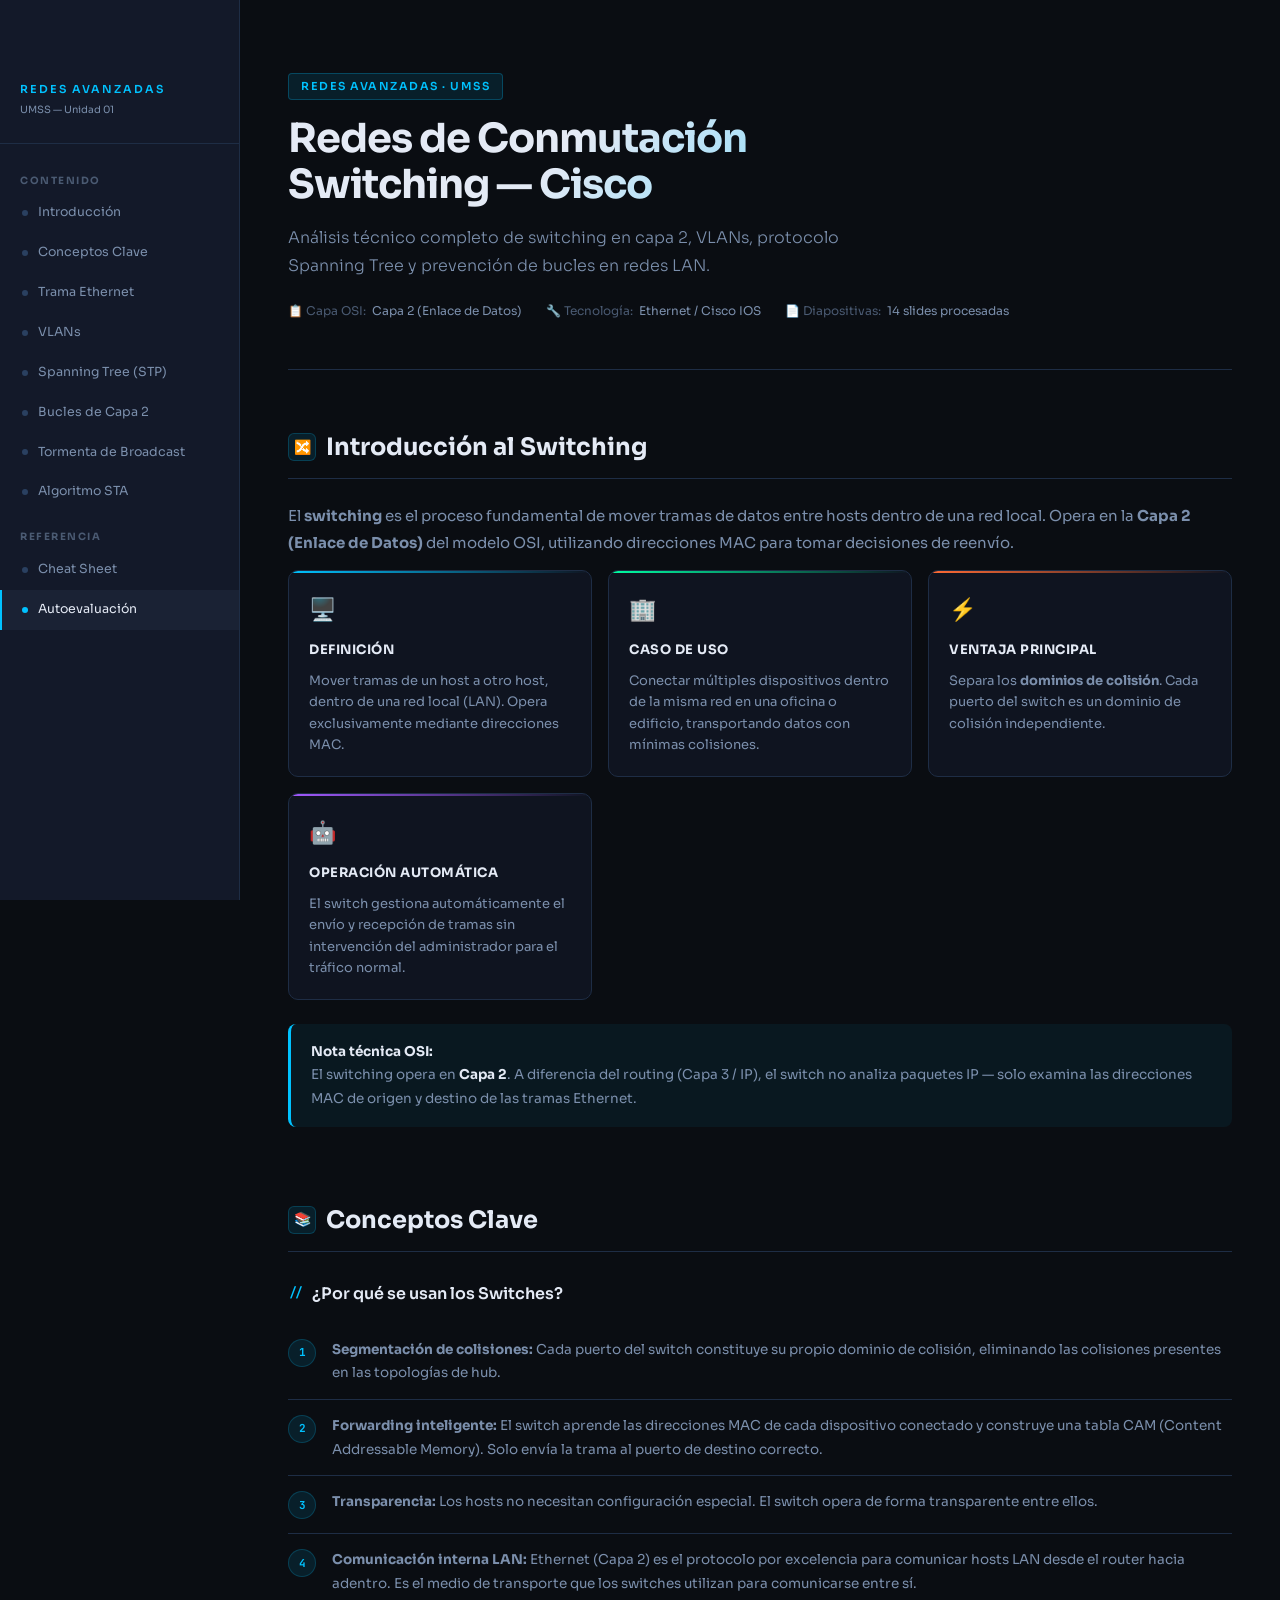
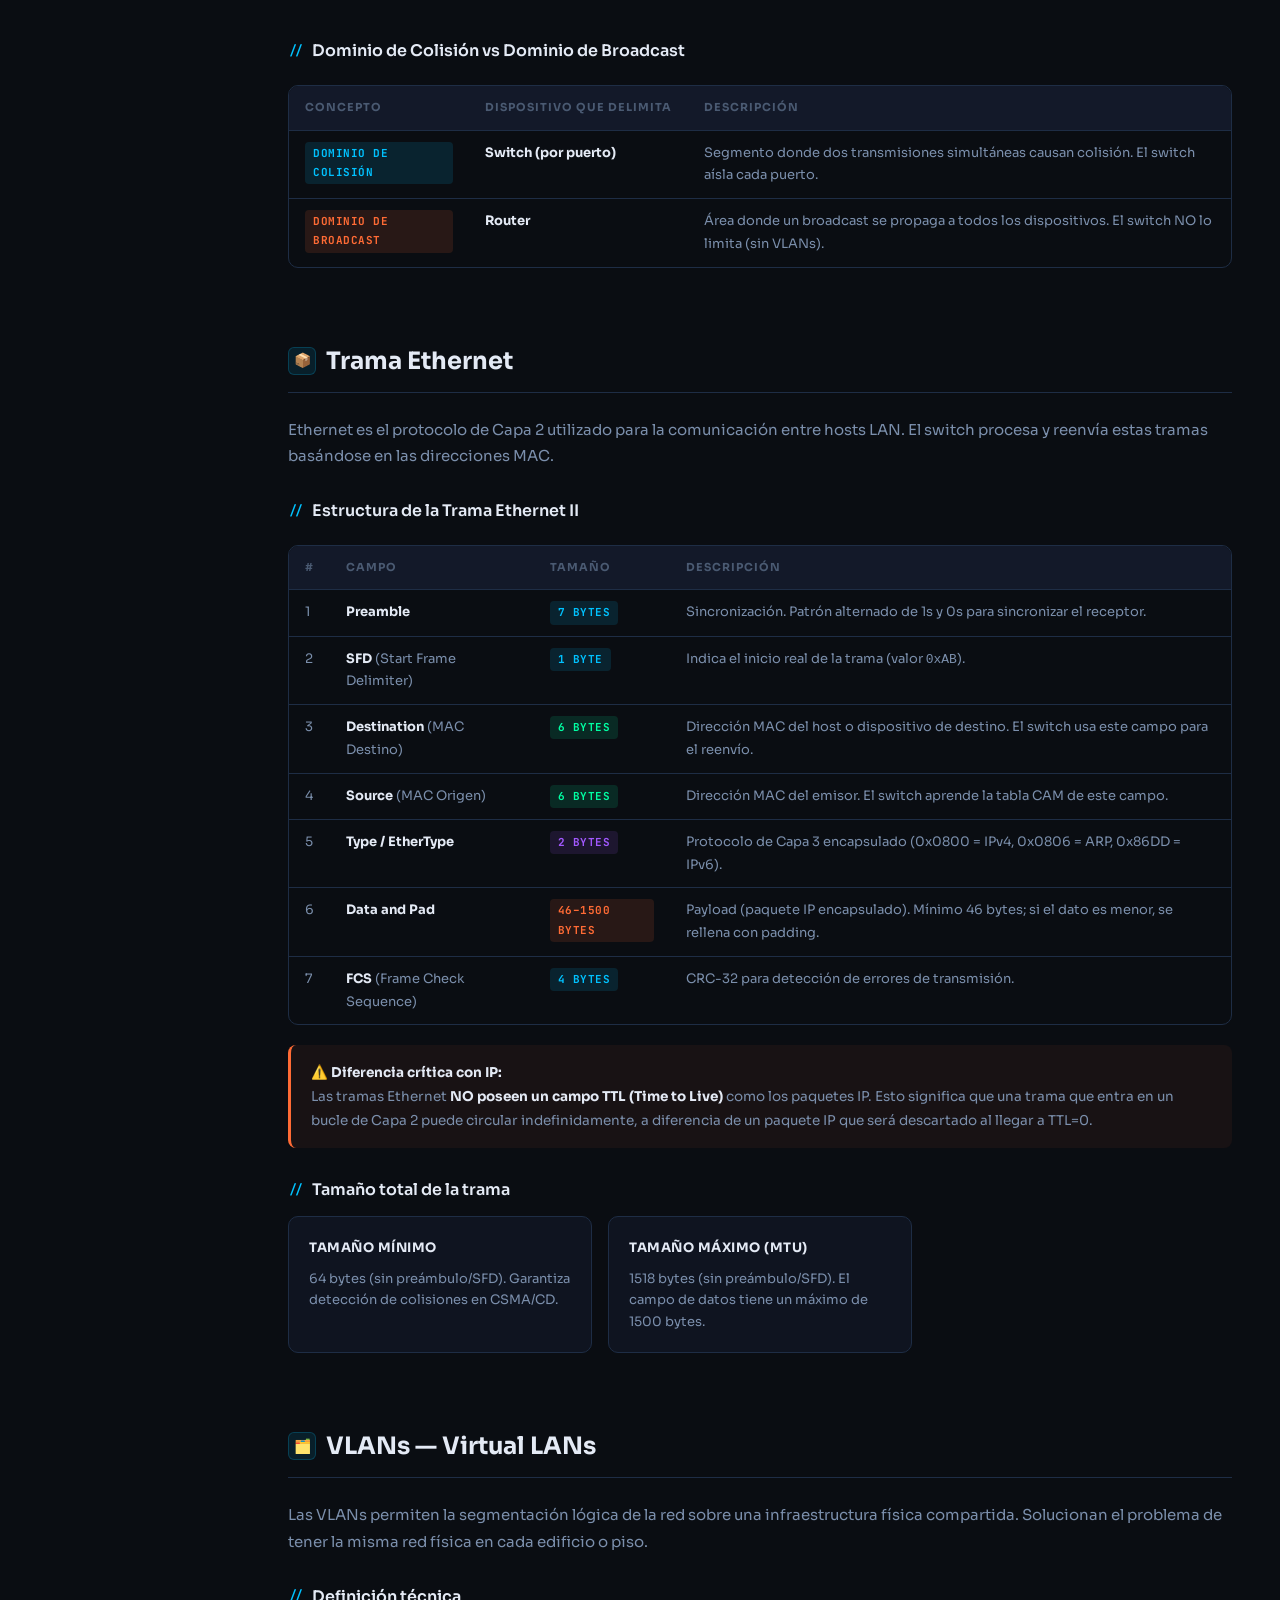
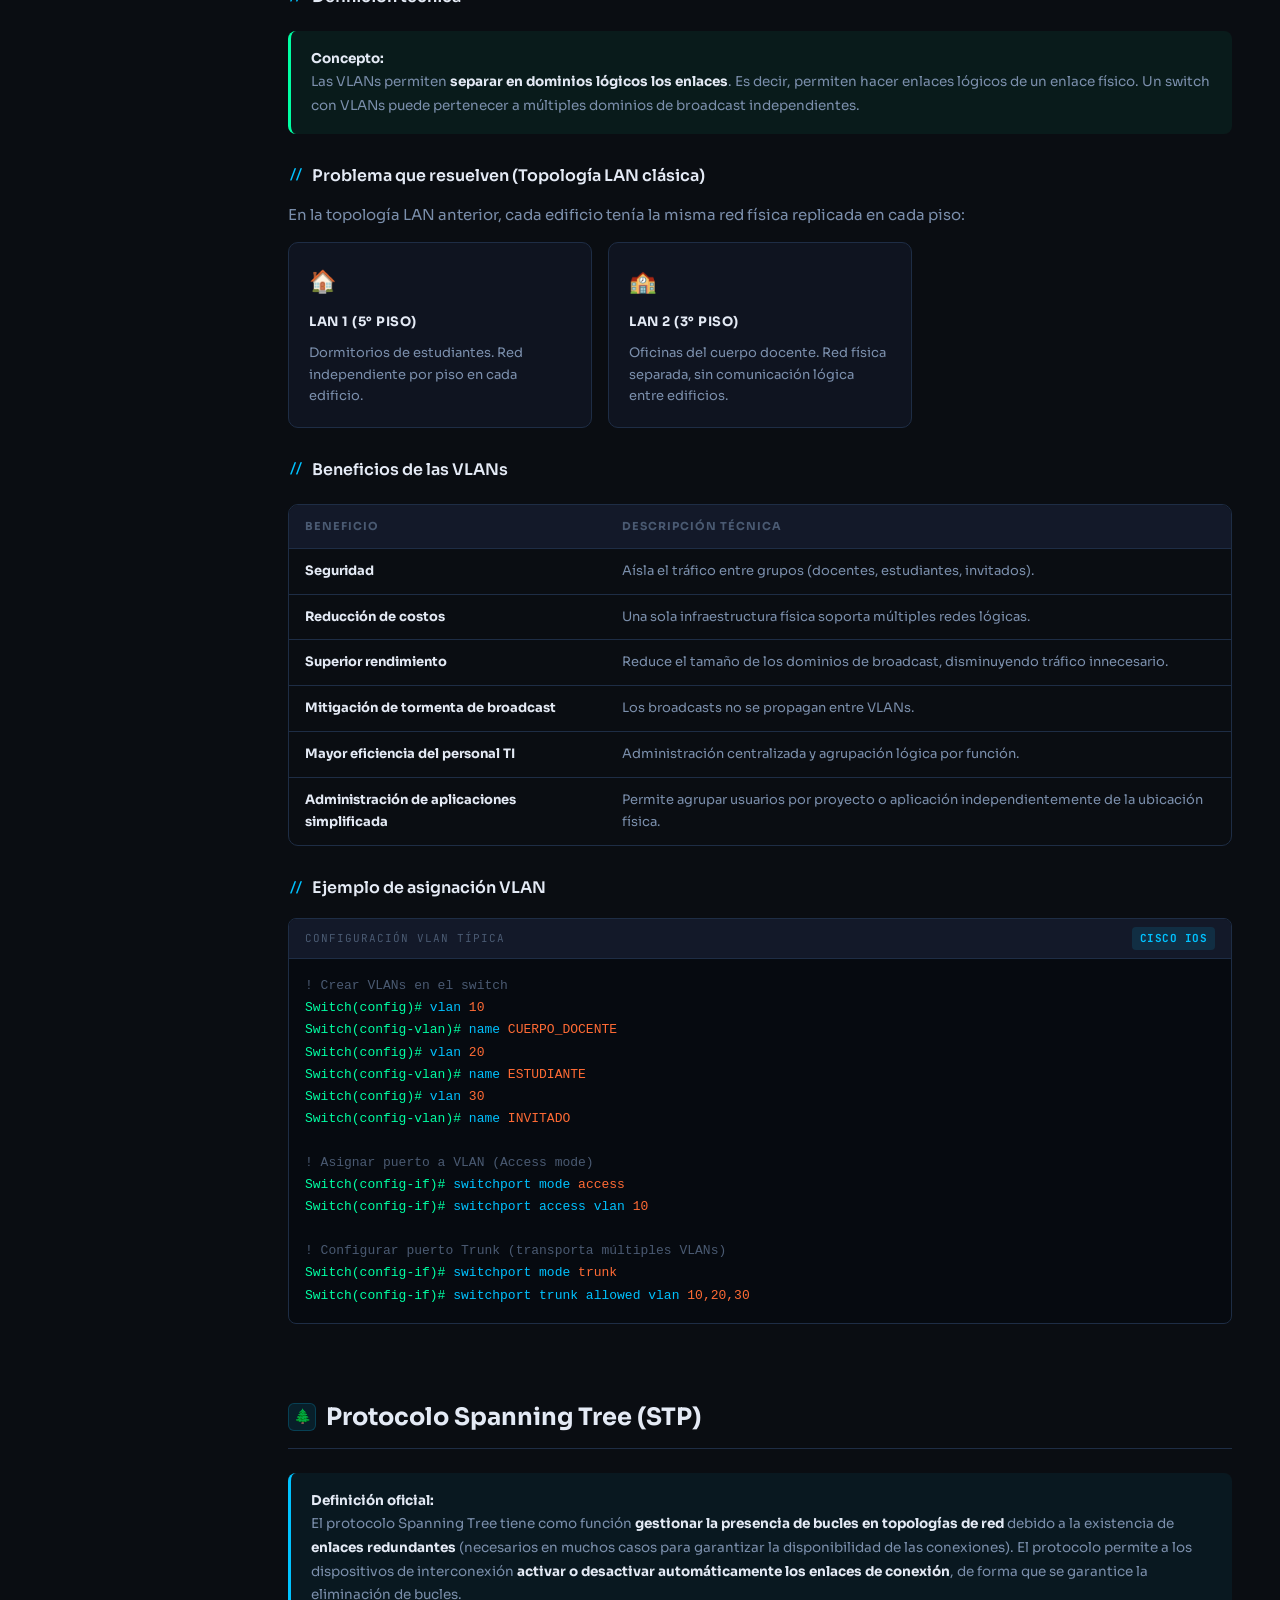
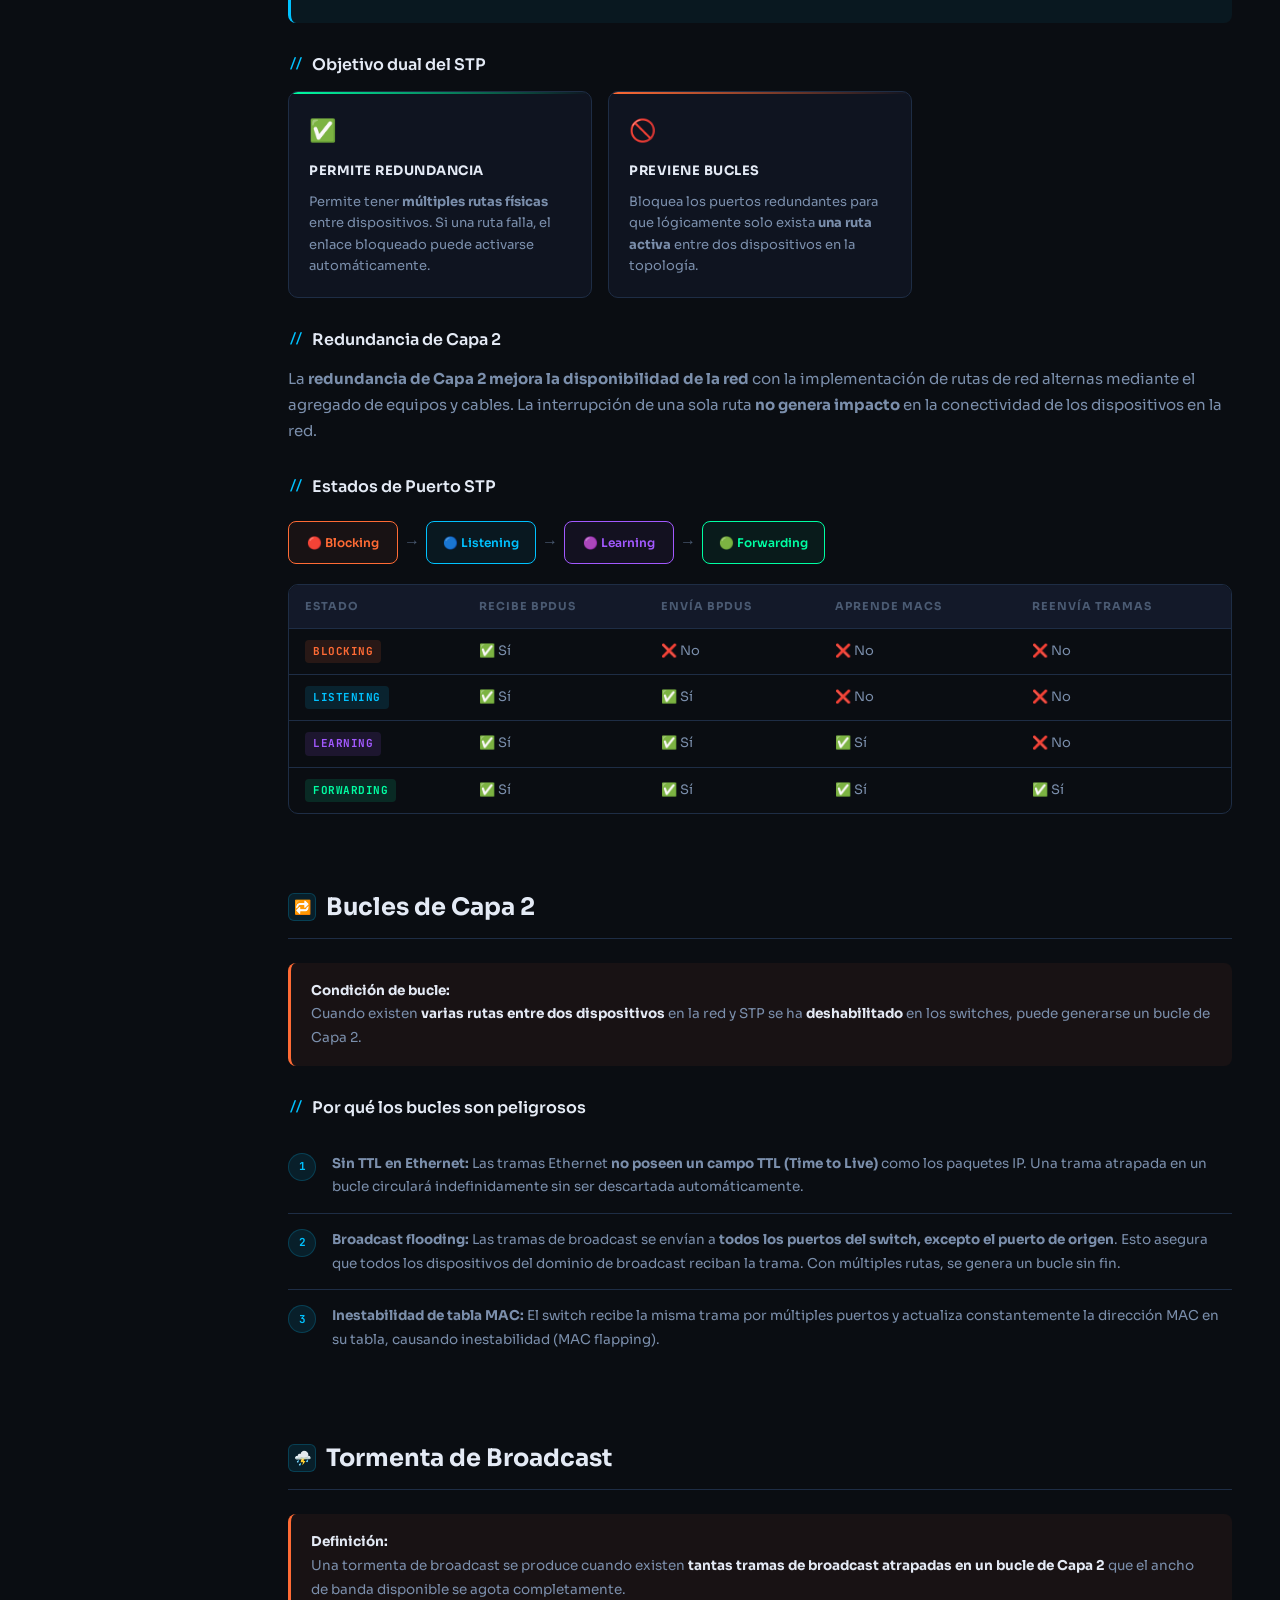
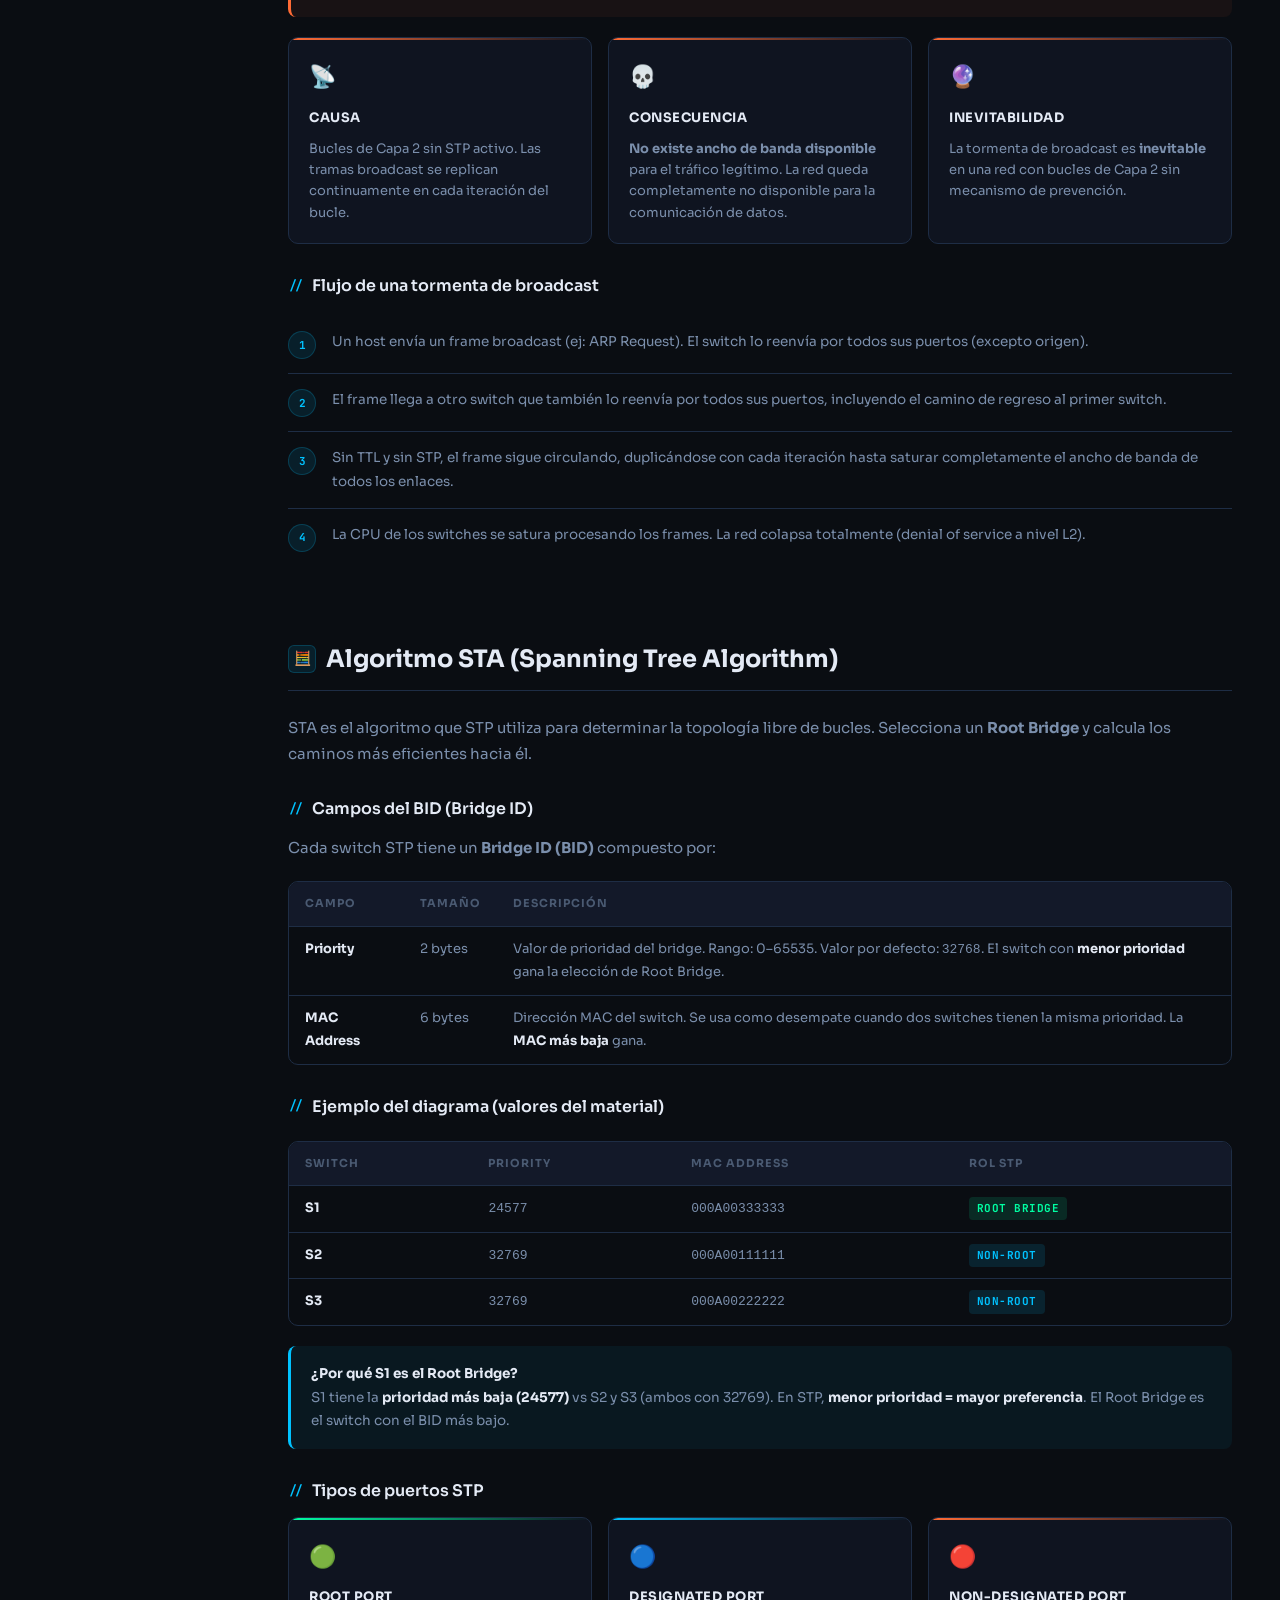
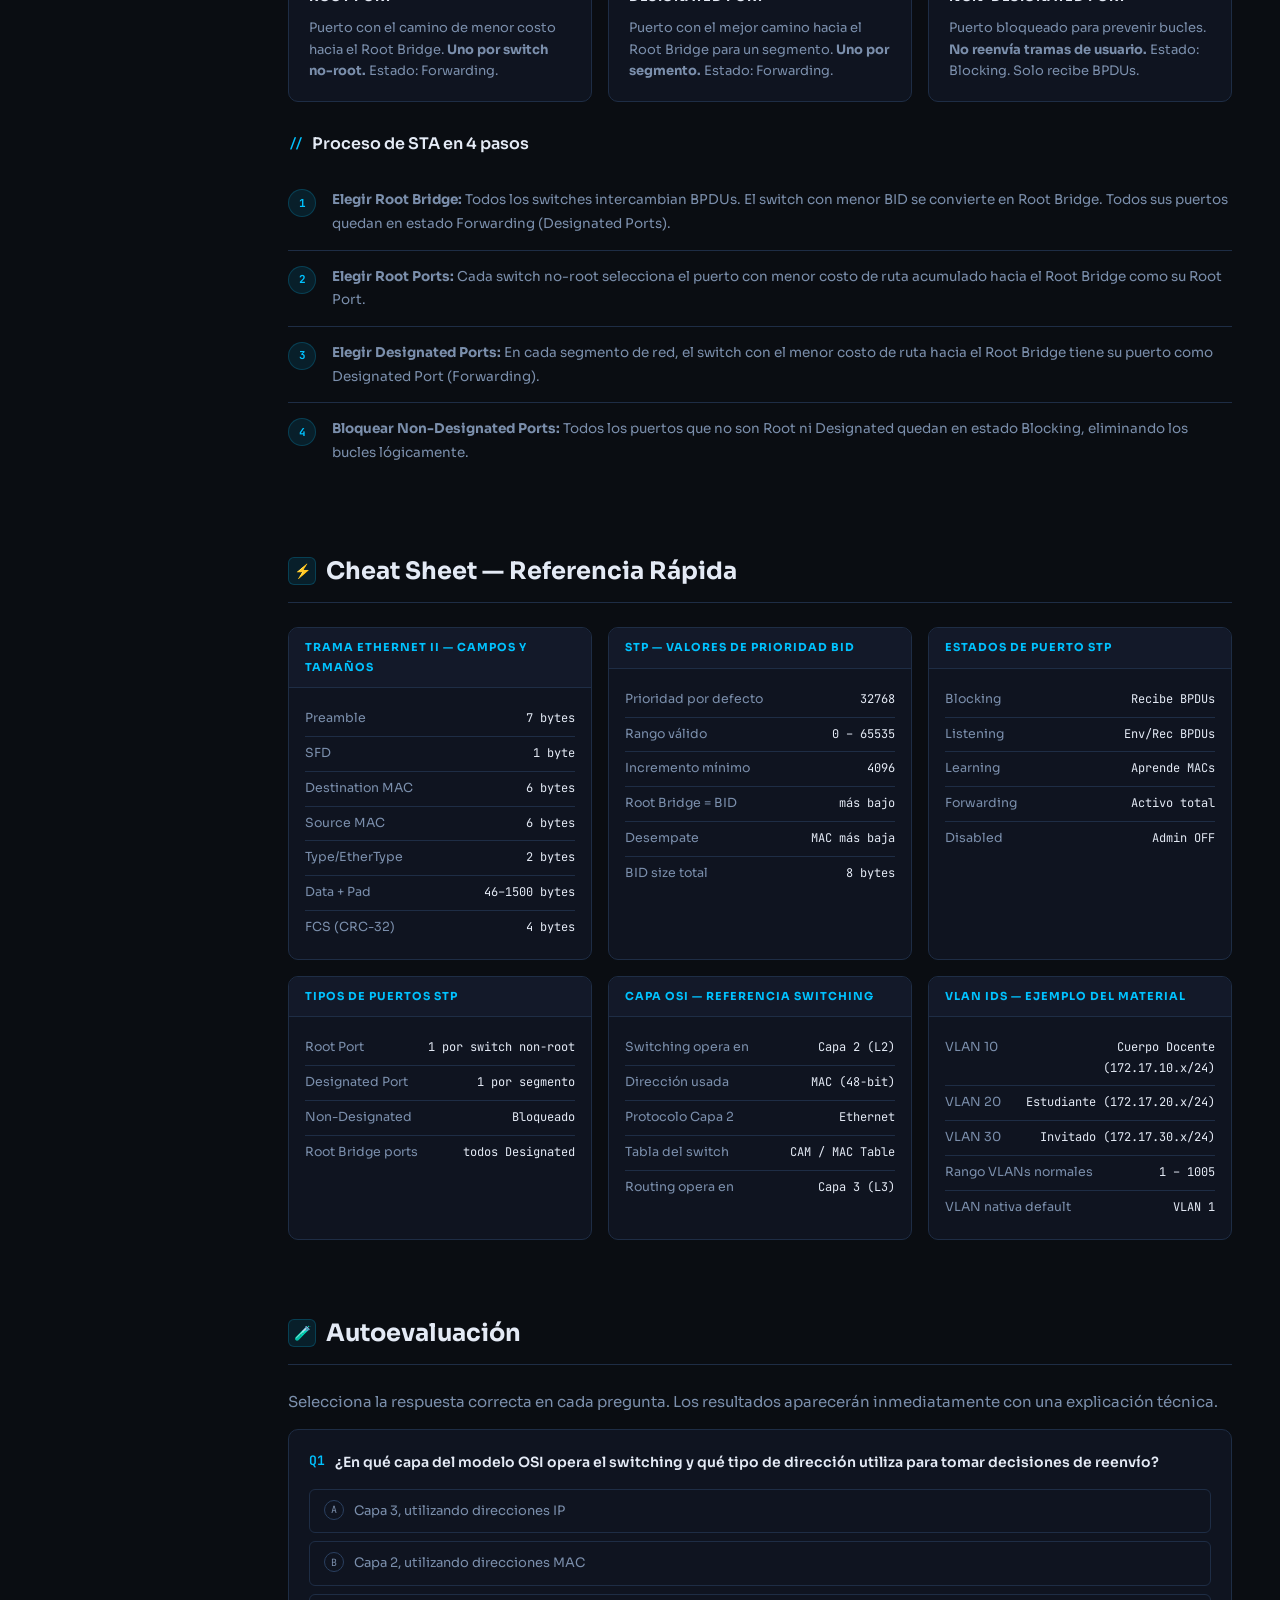
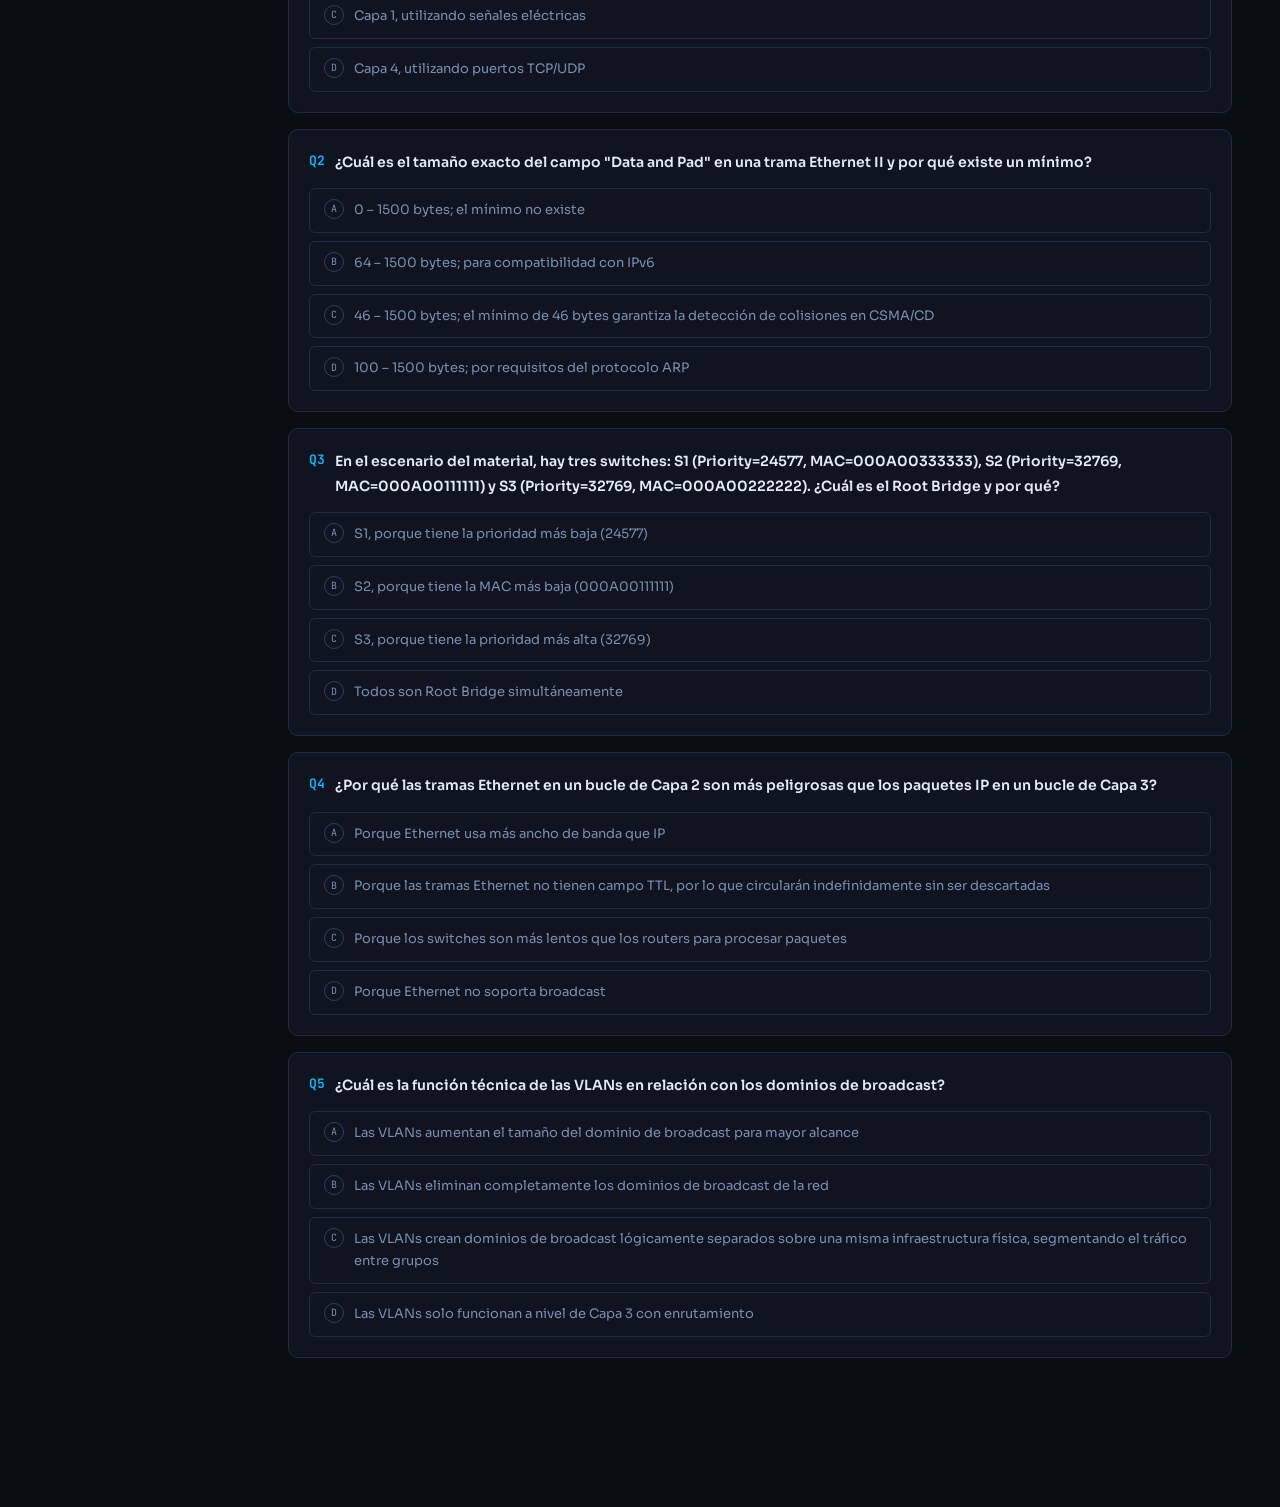
<file: cap2.html>
<!DOCTYPE html>
<html lang="es">
<head>
<meta charset="UTF-8">
<meta name="viewport" content="width=device-width, initial-scale=1.0">
<title>Redes de Conmutación — Redes Avanzadas UMSS</title>
<link rel="preconnect" href="https://fonts.googleapis.com">
<link href="https://fonts.googleapis.com/css2?family=JetBrains+Mono:wght@400;600&family=Sora:wght@300;400;600;700&display=swap" rel="stylesheet">
<style>
  :root {
    --bg-deep:    #0a0d12;
    --bg-card:    #0f1420;
    --bg-panel:   #131929;
    --bg-hover:   #1a2234;
    --border:     #1e2d45;
    --border-lit: #2a4060;
    --accent:     #00c2ff;
    --accent2:    #00ffa3;
    --accent3:    #ff6b35;
    --accent4:    #a259ff;
    --text-pri:   #e4eaf5;
    --text-sec:   #7b8fac;
    --text-dim:   #4a5a72;
    --code-bg:    #060a10;
    --progress:   #00c2ff;
  }

  *, *::before, *::after { box-sizing: border-box; margin: 0; padding: 0; }

  html { scroll-behavior: smooth; }

  body {
    background: var(--bg-deep);
    color: var(--text-pri);
    font-family: 'Sora', sans-serif;
    font-size: 15px;
    line-height: 1.75;
    overflow-x: hidden;
  }

  /* ─── PROGRESS BAR ─── */
  #progress-bar {
    position: fixed; top: 0; left: 0; height: 3px;
    background: linear-gradient(90deg, var(--accent), var(--accent2));
    width: 0%; z-index: 9999;
    transition: width 0.1s linear;
    box-shadow: 0 0 10px var(--accent);
  }

  /* ─── SIDEBAR NAV ─── */
  #sidebar {
    position: fixed; left: 0; top: 0; bottom: 0;
    width: 240px;
    background: var(--bg-panel);
    border-right: 1px solid var(--border);
    padding: 80px 0 24px;
    overflow-y: auto;
    z-index: 100;
    display: flex; flex-direction: column;
  }

  #sidebar .logo {
    padding: 0 20px 24px;
    font-size: 11px; font-weight: 600;
    text-transform: uppercase; letter-spacing: 2px;
    color: var(--accent);
    border-bottom: 1px solid var(--border);
    margin-bottom: 12px;
  }
  #sidebar .logo span { display: block; color: var(--text-sec); font-size: 10px; font-weight: 400; margin-top: 2px; text-transform: none; letter-spacing: 0; }

  #sidebar nav a {
    display: flex; align-items: center; gap: 10px;
    padding: 9px 20px;
    color: var(--text-sec);
    text-decoration: none;
    font-size: 12.5px;
    border-left: 2px solid transparent;
    transition: all 0.2s;
  }
  #sidebar nav a:hover, #sidebar nav a.active {
    color: var(--text-pri);
    border-left-color: var(--accent);
    background: var(--bg-hover);
  }
  #sidebar nav a .dot {
    width: 6px; height: 6px; border-radius: 50%;
    background: var(--border-lit); flex-shrink: 0;
    transition: background 0.2s;
  }
  #sidebar nav a:hover .dot, #sidebar nav a.active .dot { background: var(--accent); }

  #sidebar nav .section-label {
    padding: 16px 20px 4px;
    font-size: 10px; font-weight: 700;
    text-transform: uppercase; letter-spacing: 1.5px;
    color: var(--text-dim);
  }

  /* ─── MAIN CONTENT ─── */
  main {
    margin-left: 240px;
    padding: 72px 48px 80px;
    max-width: 1100px;
  }

  /* ─── HEADER ─── */
  .page-header {
    padding-bottom: 48px;
    border-bottom: 1px solid var(--border);
    margin-bottom: 56px;
  }
  .page-header .tag {
    display: inline-block;
    background: rgba(0,194,255,0.1);
    color: var(--accent);
    border: 1px solid rgba(0,194,255,0.25);
    padding: 3px 12px;
    border-radius: 4px;
    font-size: 11px; font-weight: 600;
    text-transform: uppercase; letter-spacing: 1.5px;
    margin-bottom: 16px;
  }
  .page-header h1 {
    font-size: 40px; font-weight: 700; line-height: 1.15;
    letter-spacing: -1px;
    background: linear-gradient(135deg, #e4eaf5 30%, var(--accent) 100%);
    -webkit-background-clip: text; -webkit-text-fill-color: transparent;
    background-clip: text;
    margin-bottom: 16px;
  }
  .page-header p {
    color: var(--text-sec); font-size: 16px; max-width: 620px;
    font-weight: 300;
  }
  .meta-row {
    display: flex; gap: 24px; margin-top: 20px;
    flex-wrap: wrap;
  }
  .meta-pill {
    display: flex; align-items: center; gap: 6px;
    font-size: 12px; color: var(--text-dim);
  }
  .meta-pill span { color: var(--text-sec); }

  /* ─── SECTIONS ─── */
  section { margin-bottom: 72px; scroll-margin-top: 80px; }

  h2 {
    font-size: 24px; font-weight: 700;
    color: var(--text-pri);
    margin-bottom: 24px;
    padding-bottom: 10px;
    border-bottom: 1px solid var(--border);
    display: flex; align-items: center; gap: 10px;
  }
  h2 .h2-icon {
    width: 28px; height: 28px;
    background: rgba(0,194,255,0.1);
    border: 1px solid rgba(0,194,255,0.2);
    border-radius: 6px;
    display: flex; align-items: center; justify-content: center;
    font-size: 14px; flex-shrink: 0;
  }

  h3 {
    font-size: 16px; font-weight: 600;
    color: var(--text-pri);
    margin: 28px 0 12px;
    display: flex; align-items: center; gap: 8px;
  }
  h3::before { content: '//'; color: var(--accent); font-family: 'JetBrains Mono', monospace; font-size: 13px; }

  p { color: var(--text-sec); margin-bottom: 14px; }

  /* ─── CARDS ─── */
  .card-grid {
    display: grid;
    grid-template-columns: repeat(auto-fill, minmax(260px, 1fr));
    gap: 16px;
    margin-bottom: 24px;
  }
  .card {
    background: var(--bg-card);
    border: 1px solid var(--border);
    border-radius: 10px;
    padding: 20px;
    transition: border-color 0.2s, transform 0.2s;
    position: relative; overflow: hidden;
  }
  .card::before {
    content: ''; position: absolute; top: 0; left: 0; right: 0; height: 2px;
    background: linear-gradient(90deg, var(--accent), transparent);
    opacity: 0; transition: opacity 0.2s;
  }
  .card:hover { border-color: var(--border-lit); transform: translateY(-2px); }
  .card:hover::before { opacity: 1; }

  .card .card-icon {
    font-size: 22px; margin-bottom: 10px;
  }
  .card .card-title {
    font-size: 13px; font-weight: 700;
    color: var(--text-pri); margin-bottom: 8px;
    text-transform: uppercase; letter-spacing: 0.5px;
  }
  .card .card-body { font-size: 13px; color: var(--text-sec); line-height: 1.65; }

  .card.accent-green::before { background: linear-gradient(90deg, var(--accent2), transparent); opacity: 1; }
  .card.accent-orange::before { background: linear-gradient(90deg, var(--accent3), transparent); opacity: 1; }
  .card.accent-purple::before { background: linear-gradient(90deg, var(--accent4), transparent); opacity: 1; }
  .card.accent-blue::before { background: linear-gradient(90deg, var(--accent), transparent); opacity: 1; }

  /* ─── CALLOUTS ─── */
  .callout {
    border-radius: 8px;
    padding: 16px 20px;
    margin: 20px 0;
    border-left: 3px solid;
    font-size: 13.5px;
  }
  .callout.info { background: rgba(0,194,255,0.06); border-color: var(--accent); }
  .callout.warn { background: rgba(255,107,53,0.06); border-color: var(--accent3); }
  .callout.success { background: rgba(0,255,163,0.06); border-color: var(--accent2); }
  .callout.purple { background: rgba(162,89,255,0.06); border-color: var(--accent4); }

  .callout strong { color: var(--text-pri); }
  .callout p { margin: 0; color: var(--text-sec); }

  /* ─── TABLES ─── */
  .table-wrap { overflow-x: auto; margin: 20px 0; border-radius: 10px; border: 1px solid var(--border); }
  table { width: 100%; border-collapse: collapse; font-size: 13px; }
  thead tr { background: var(--bg-panel); }
  thead th {
    padding: 12px 16px; text-align: left;
    font-size: 11px; font-weight: 700;
    text-transform: uppercase; letter-spacing: 1px;
    color: var(--text-dim); white-space: nowrap;
  }
  tbody tr { border-top: 1px solid var(--border); transition: background 0.15s; }
  tbody tr:hover { background: var(--bg-hover); }
  tbody td { padding: 11px 16px; color: var(--text-sec); vertical-align: top; }
  tbody td strong { color: var(--text-pri); }

  /* ─── CODE BLOCKS ─── */
  .code-block {
    background: var(--code-bg);
    border: 1px solid var(--border);
    border-radius: 8px;
    overflow: hidden;
    margin: 16px 0;
    font-family: 'JetBrains Mono', monospace;
    font-size: 13px;
  }
  .code-block .code-header {
    background: var(--bg-panel);
    padding: 8px 16px;
    display: flex; align-items: center; justify-content: space-between;
    border-bottom: 1px solid var(--border);
    font-size: 11px; color: var(--text-dim); text-transform: uppercase; letter-spacing: 1px;
  }
  .code-block pre {
    padding: 16px;
    overflow-x: auto;
    color: var(--accent2);
    line-height: 1.7;
  }
  .code-block pre .comment { color: var(--text-dim); }
  .code-block pre .cmd { color: var(--accent); }
  .code-block pre .val { color: var(--accent3); }

  /* ─── BADGE ─── */
  .badge {
    display: inline-block;
    padding: 2px 8px; border-radius: 4px;
    font-size: 11px; font-weight: 700;
    text-transform: uppercase; letter-spacing: 0.5px;
    font-family: 'JetBrains Mono', monospace;
  }
  .badge-blue { background: rgba(0,194,255,0.12); color: var(--accent); }
  .badge-green { background: rgba(0,255,163,0.12); color: var(--accent2); }
  .badge-orange { background: rgba(255,107,53,0.12); color: var(--accent3); }
  .badge-purple { background: rgba(162,89,255,0.12); color: var(--accent4); }

  /* ─── STEP LIST ─── */
  .step-list { list-style: none; padding: 0; margin: 16px 0; }
  .step-list li {
    display: flex; gap: 16px;
    padding: 14px 0;
    border-bottom: 1px solid var(--border);
    font-size: 13.5px; color: var(--text-sec);
  }
  .step-list li:last-child { border-bottom: none; }
  .step-num {
    min-width: 28px; height: 28px;
    background: rgba(0,194,255,0.1);
    border: 1px solid rgba(0,194,255,0.2);
    border-radius: 50%;
    display: flex; align-items: center; justify-content: center;
    font-size: 11px; font-weight: 700;
    color: var(--accent); font-family: 'JetBrains Mono', monospace;
    flex-shrink: 0; margin-top: 1px;
  }

  /* ─── PROTOCOL STATE ─── */
  .state-flow {
    display: flex; gap: 0; align-items: center;
    flex-wrap: wrap; margin: 20px 0;
  }
  .state-box {
    background: var(--bg-card);
    border: 1px solid var(--border);
    border-radius: 8px;
    padding: 10px 16px;
    font-size: 12px; font-weight: 600;
    color: var(--text-pri); text-align: center;
    min-width: 110px;
  }
  .state-box.active { border-color: var(--accent2); color: var(--accent2); background: rgba(0,255,163,0.06); }
  .state-box.blocked { border-color: var(--accent3); color: var(--accent3); background: rgba(255,107,53,0.06); }
  .state-box.learn { border-color: var(--accent4); color: var(--accent4); background: rgba(162,89,255,0.06); }
  .state-box.listen { border-color: var(--accent); color: var(--accent); background: rgba(0,194,255,0.06); }

  .state-arrow {
    padding: 0 6px;
    color: var(--text-dim); font-size: 16px;
  }

  /* ─── CHEAT SHEET ─── */
  #cheat-sheet .cheat-grid {
    display: grid;
    grid-template-columns: repeat(auto-fill, minmax(300px, 1fr));
    gap: 16px;
  }
  .cheat-card {
    background: var(--bg-card);
    border: 1px solid var(--border);
    border-radius: 10px; overflow: hidden;
  }
  .cheat-card .cheat-title {
    background: var(--bg-panel);
    padding: 10px 16px;
    font-size: 11px; font-weight: 700;
    text-transform: uppercase; letter-spacing: 1px;
    color: var(--accent); border-bottom: 1px solid var(--border);
  }
  .cheat-card .cheat-body { padding: 14px 16px; }
  .cheat-item {
    display: flex; justify-content: space-between; gap: 16px;
    padding: 6px 0; border-bottom: 1px solid var(--border);
    font-size: 12.5px; align-items: baseline;
  }
  .cheat-item:last-child { border-bottom: none; }
  .cheat-item .key { color: var(--text-sec); flex-shrink: 0; }
  .cheat-item .val { color: var(--text-pri); font-family: 'JetBrains Mono', monospace; text-align: right; font-size: 12px; }

  /* ─── QUIZ ─── */
  #autoevaluacion .quiz-item {
    background: var(--bg-card);
    border: 1px solid var(--border);
    border-radius: 10px;
    padding: 20px;
    margin-bottom: 16px;
    transition: border-color 0.2s;
  }
  .quiz-q {
    font-size: 14px; font-weight: 600; color: var(--text-pri);
    margin-bottom: 14px;
    display: flex; gap: 10px;
  }
  .quiz-num {
    color: var(--accent); font-family: 'JetBrains Mono', monospace;
    font-size: 13px; flex-shrink: 0;
  }
  .quiz-options { list-style: none; padding: 0; display: flex; flex-direction: column; gap: 8px; }
  .quiz-options li {
    display: flex; align-items: flex-start; gap: 10px;
    padding: 10px 14px;
    border-radius: 6px;
    border: 1px solid var(--border);
    cursor: pointer;
    font-size: 13px; color: var(--text-sec);
    transition: all 0.2s;
  }
  .quiz-options li:hover { border-color: var(--border-lit); background: var(--bg-hover); color: var(--text-pri); }
  .quiz-options li.correct { border-color: var(--accent2); background: rgba(0,255,163,0.08); color: var(--accent2); }
  .quiz-options li.wrong { border-color: var(--accent3); background: rgba(255,107,53,0.08); color: var(--accent3); }
  .quiz-options li.disabled { pointer-events: none; }
  .quiz-letter {
    min-width: 20px; height: 20px;
    border-radius: 50%; border: 1px solid var(--border-lit);
    display: flex; align-items: center; justify-content: center;
    font-size: 10px; font-family: 'JetBrains Mono', monospace;
    flex-shrink: 0;
  }
  .quiz-explanation {
    margin-top: 12px; padding: 12px 14px;
    background: rgba(0,194,255,0.06); border-radius: 6px;
    border-left: 2px solid var(--accent);
    font-size: 12.5px; color: var(--text-sec);
    display: none;
  }
  .quiz-explanation.show { display: block; }

  /* ─── SCROLLBAR ─── */
  ::-webkit-scrollbar { width: 6px; height: 6px; }
  ::-webkit-scrollbar-track { background: transparent; }
  ::-webkit-scrollbar-thumb { background: var(--border-lit); border-radius: 3px; }

  /* ─── MOBILE ─── */
  @media (max-width: 900px) {
    #sidebar { display: none; }
    main { margin-left: 0; padding: 60px 20px 60px; }
    .page-header h1 { font-size: 28px; }
    .card-grid { grid-template-columns: 1fr; }
  }
</style>
</head>
<body>

<div id="progress-bar"></div>

<!-- SIDEBAR -->
<aside id="sidebar">
  <div class="logo">Redes Avanzadas<span>UMSS — Unidad 01</span></div>
  <nav>
    <div class="section-label">Contenido</div>
    <a href="#introduccion"><span class="dot"></span>Introducción</a>
    <a href="#conceptos"><span class="dot"></span>Conceptos Clave</a>
    <a href="#ethernet"><span class="dot"></span>Trama Ethernet</a>
    <a href="#vlans"><span class="dot"></span>VLANs</a>
    <a href="#spanning-tree"><span class="dot"></span>Spanning Tree (STP)</a>
    <a href="#bucles"><span class="dot"></span>Bucles de Capa 2</a>
    <a href="#broadcast-storm"><span class="dot"></span>Tormenta de Broadcast</a>
    <a href="#sta"><span class="dot"></span>Algoritmo STA</a>
    <div class="section-label">Referencia</div>
    <a href="#cheat-sheet"><span class="dot"></span>Cheat Sheet</a>
    <a href="#autoevaluacion"><span class="dot"></span>Autoevaluación</a>
  </nav>
</aside>

<!-- MAIN -->
<main>

  <!-- HEADER -->
  <header class="page-header">
    <div class="tag">Redes Avanzadas · UMSS</div>
    <h1>Redes de Conmutación<br>Switching — Cisco</h1>
    <p>Análisis técnico completo de switching en capa 2, VLANs, protocolo Spanning Tree y prevención de bucles en redes LAN.</p>
    <div class="meta-row">
      <span class="meta-pill">📋 Capa OSI: <span>Capa 2 (Enlace de Datos)</span></span>
      <span class="meta-pill">🔧 Tecnología: <span>Ethernet / Cisco IOS</span></span>
      <span class="meta-pill">📄 Diapositivas: <span>14 slides procesadas</span></span>
    </div>
  </header>

  <!-- 1. INTRODUCCION -->
  <section id="introduccion">
    <h2><span class="h2-icon">🔀</span>Introducción al Switching</h2>
    <p>El <strong>switching</strong> es el proceso fundamental de mover tramas de datos entre hosts dentro de una red local. Opera en la <strong>Capa 2 (Enlace de Datos)</strong> del modelo OSI, utilizando direcciones MAC para tomar decisiones de reenvío.</p>

    <div class="card-grid">
      <div class="card accent-blue">
        <div class="card-icon">🖥️</div>
        <div class="card-title">Definición</div>
        <div class="card-body">Mover tramas de un host a otro host, dentro de una red local (LAN). Opera exclusivamente mediante direcciones MAC.</div>
      </div>
      <div class="card accent-green">
        <div class="card-icon">🏢</div>
        <div class="card-title">Caso de Uso</div>
        <div class="card-body">Conectar múltiples dispositivos dentro de la misma red en una oficina o edificio, transportando datos con mínimas colisiones.</div>
      </div>
      <div class="card accent-orange">
        <div class="card-icon">⚡</div>
        <div class="card-title">Ventaja Principal</div>
        <div class="card-body">Separa los <strong>dominios de colisión</strong>. Cada puerto del switch es un dominio de colisión independiente.</div>
      </div>
      <div class="card accent-purple">
        <div class="card-icon">🤖</div>
        <div class="card-title">Operación Automática</div>
        <div class="card-body">El switch gestiona automáticamente el envío y recepción de tramas sin intervención del administrador para el tráfico normal.</div>
      </div>
    </div>

    <div class="callout info">
      <strong>Nota técnica OSI:</strong>
      <p>El switching opera en <strong>Capa 2</strong>. A diferencia del routing (Capa 3 / IP), el switch no analiza paquetes IP — solo examina las direcciones MAC de origen y destino de las tramas Ethernet.</p>
    </div>
  </section>

  <!-- 2. CONCEPTOS -->
  <section id="conceptos">
    <h2><span class="h2-icon">📚</span>Conceptos Clave</h2>

    <h3>¿Por qué se usan los Switches?</h3>
    <ul class="step-list">
      <li>
        <span class="step-num">1</span>
        <span><strong>Segmentación de colisiones:</strong> Cada puerto del switch constituye su propio dominio de colisión, eliminando las colisiones presentes en las topologías de hub.</span>
      </li>
      <li>
        <span class="step-num">2</span>
        <span><strong>Forwarding inteligente:</strong> El switch aprende las direcciones MAC de cada dispositivo conectado y construye una tabla CAM (Content Addressable Memory). Solo envía la trama al puerto de destino correcto.</span>
      </li>
      <li>
        <span class="step-num">3</span>
        <span><strong>Transparencia:</strong> Los hosts no necesitan configuración especial. El switch opera de forma transparente entre ellos.</span>
      </li>
      <li>
        <span class="step-num">4</span>
        <span><strong>Comunicación interna LAN:</strong> Ethernet (Capa 2) es el protocolo por excelencia para comunicar hosts LAN desde el router hacia adentro. Es el medio de transporte que los switches utilizan para comunicarse entre sí.</span>
      </li>
    </ul>

    <h3>Dominio de Colisión vs Dominio de Broadcast</h3>
    <div class="table-wrap">
      <table>
        <thead>
          <tr>
            <th>Concepto</th>
            <th>Dispositivo que delimita</th>
            <th>Descripción</th>
          </tr>
        </thead>
        <tbody>
          <tr>
            <td><span class="badge badge-blue">Dominio de Colisión</span></td>
            <td><strong>Switch (por puerto)</strong></td>
            <td>Segmento donde dos transmisiones simultáneas causan colisión. El switch aísla cada puerto.</td>
          </tr>
          <tr>
            <td><span class="badge badge-orange">Dominio de Broadcast</span></td>
            <td><strong>Router</strong></td>
            <td>Área donde un broadcast se propaga a todos los dispositivos. El switch NO lo limita (sin VLANs).</td>
          </tr>
        </tbody>
      </table>
    </div>
  </section>

  <!-- 3. ETHERNET -->
  <section id="ethernet">
    <h2><span class="h2-icon">📦</span>Trama Ethernet</h2>
    <p>Ethernet es el protocolo de Capa 2 utilizado para la comunicación entre hosts LAN. El switch procesa y reenvía estas tramas basándose en las direcciones MAC.</p>

    <h3>Estructura de la Trama Ethernet II</h3>
    <div class="table-wrap">
      <table>
        <thead>
          <tr>
            <th>#</th>
            <th>Campo</th>
            <th>Tamaño</th>
            <th>Descripción</th>
          </tr>
        </thead>
        <tbody>
          <tr>
            <td>1</td>
            <td><strong>Preamble</strong></td>
            <td><span class="badge badge-blue">7 bytes</span></td>
            <td>Sincronización. Patrón alternado de 1s y 0s para sincronizar el receptor.</td>
          </tr>
          <tr>
            <td>2</td>
            <td><strong>SFD</strong> (Start Frame Delimiter)</td>
            <td><span class="badge badge-blue">1 byte</span></td>
            <td>Indica el inicio real de la trama (valor <code>0xAB</code>).</td>
          </tr>
          <tr>
            <td>3</td>
            <td><strong>Destination</strong> (MAC Destino)</td>
            <td><span class="badge badge-green">6 bytes</span></td>
            <td>Dirección MAC del host o dispositivo de destino. El switch usa este campo para el reenvío.</td>
          </tr>
          <tr>
            <td>4</td>
            <td><strong>Source</strong> (MAC Origen)</td>
            <td><span class="badge badge-green">6 bytes</span></td>
            <td>Dirección MAC del emisor. El switch aprende la tabla CAM de este campo.</td>
          </tr>
          <tr>
            <td>5</td>
            <td><strong>Type / EtherType</strong></td>
            <td><span class="badge badge-purple">2 bytes</span></td>
            <td>Protocolo de Capa 3 encapsulado (0x0800 = IPv4, 0x0806 = ARP, 0x86DD = IPv6).</td>
          </tr>
          <tr>
            <td>6</td>
            <td><strong>Data and Pad</strong></td>
            <td><span class="badge badge-orange">46–1500 bytes</span></td>
            <td>Payload (paquete IP encapsulado). Mínimo 46 bytes; si el dato es menor, se rellena con padding.</td>
          </tr>
          <tr>
            <td>7</td>
            <td><strong>FCS</strong> (Frame Check Sequence)</td>
            <td><span class="badge badge-blue">4 bytes</span></td>
            <td>CRC-32 para detección de errores de transmisión.</td>
          </tr>
        </tbody>
      </table>
    </div>

    <div class="callout warn">
      <strong>⚠️ Diferencia crítica con IP:</strong>
      <p>Las tramas Ethernet <strong>NO poseen un campo TTL (Time to Live)</strong> como los paquetes IP. Esto significa que una trama que entra en un bucle de Capa 2 puede circular indefinidamente, a diferencia de un paquete IP que será descartado al llegar a TTL=0.</p>
    </div>

    <h3>Tamaño total de la trama</h3>
    <div class="card-grid">
      <div class="card">
        <div class="card-title">Tamaño Mínimo</div>
        <div class="card-body">64 bytes (sin preámbulo/SFD). Garantiza detección de colisiones en CSMA/CD.</div>
      </div>
      <div class="card">
        <div class="card-title">Tamaño Máximo (MTU)</div>
        <div class="card-body">1518 bytes (sin preámbulo/SFD). El campo de datos tiene un máximo de 1500 bytes.</div>
      </div>
    </div>
  </section>

  <!-- 4. VLANS -->
  <section id="vlans">
    <h2><span class="h2-icon">🗂️</span>VLANs — Virtual LANs</h2>
    <p>Las VLANs permiten la segmentación lógica de la red sobre una infraestructura física compartida. Solucionan el problema de tener la misma red física en cada edificio o piso.</p>

    <h3>Definición técnica</h3>
    <div class="callout success">
      <strong>Concepto:</strong>
      <p>Las VLANs permiten <strong>separar en dominios lógicos los enlaces</strong>. Es decir, permiten hacer enlaces lógicos de un enlace físico. Un switch con VLANs puede pertenecer a múltiples dominios de broadcast independientes.</p>
    </div>

    <h3>Problema que resuelven (Topología LAN clásica)</h3>
    <p>En la topología LAN anterior, cada edificio tenía la misma red física replicada en cada piso:</p>
    <div class="card-grid">
      <div class="card">
        <div class="card-icon">🏠</div>
        <div class="card-title">LAN 1 (5° piso)</div>
        <div class="card-body">Dormitorios de estudiantes. Red independiente por piso en cada edificio.</div>
      </div>
      <div class="card">
        <div class="card-icon">🏫</div>
        <div class="card-title">LAN 2 (3° piso)</div>
        <div class="card-body">Oficinas del cuerpo docente. Red física separada, sin comunicación lógica entre edificios.</div>
      </div>
    </div>

    <h3>Beneficios de las VLANs</h3>
    <div class="table-wrap">
      <table>
        <thead>
          <tr>
            <th>Beneficio</th>
            <th>Descripción Técnica</th>
          </tr>
        </thead>
        <tbody>
          <tr><td><strong>Seguridad</strong></td><td>Aísla el tráfico entre grupos (docentes, estudiantes, invitados).</td></tr>
          <tr><td><strong>Reducción de costos</strong></td><td>Una sola infraestructura física soporta múltiples redes lógicas.</td></tr>
          <tr><td><strong>Superior rendimiento</strong></td><td>Reduce el tamaño de los dominios de broadcast, disminuyendo tráfico innecesario.</td></tr>
          <tr><td><strong>Mitigación de tormenta de broadcast</strong></td><td>Los broadcasts no se propagan entre VLANs.</td></tr>
          <tr><td><strong>Mayor eficiencia del personal TI</strong></td><td>Administración centralizada y agrupación lógica por función.</td></tr>
          <tr><td><strong>Administración de aplicaciones simplificada</strong></td><td>Permite agrupar usuarios por proyecto o aplicación independientemente de la ubicación física.</td></tr>
        </tbody>
      </table>
    </div>

    <h3>Ejemplo de asignación VLAN</h3>
    <div class="code-block">
      <div class="code-header"><span>Configuración VLAN típica</span><span class="badge badge-blue">CISCO IOS</span></div>
      <pre><span class="comment">! Crear VLANs en el switch</span>
Switch(config)# <span class="cmd">vlan</span> <span class="val">10</span>
Switch(config-vlan)# <span class="cmd">name</span> <span class="val">CUERPO_DOCENTE</span>
Switch(config)# <span class="cmd">vlan</span> <span class="val">20</span>
Switch(config-vlan)# <span class="cmd">name</span> <span class="val">ESTUDIANTE</span>
Switch(config)# <span class="cmd">vlan</span> <span class="val">30</span>
Switch(config-vlan)# <span class="cmd">name</span> <span class="val">INVITADO</span>

<span class="comment">! Asignar puerto a VLAN (Access mode)</span>
Switch(config-if)# <span class="cmd">switchport mode</span> <span class="val">access</span>
Switch(config-if)# <span class="cmd">switchport access vlan</span> <span class="val">10</span>

<span class="comment">! Configurar puerto Trunk (transporta múltiples VLANs)</span>
Switch(config-if)# <span class="cmd">switchport mode</span> <span class="val">trunk</span>
Switch(config-if)# <span class="cmd">switchport trunk allowed vlan</span> <span class="val">10,20,30</span></pre>
    </div>
  </section>

  <!-- 5. SPANNING TREE -->
  <section id="spanning-tree">
    <h2><span class="h2-icon">🌲</span>Protocolo Spanning Tree (STP)</h2>

    <div class="callout info">
      <strong>Definición oficial:</strong>
      <p>El protocolo Spanning Tree tiene como función <strong>gestionar la presencia de bucles en topologías de red</strong> debido a la existencia de <strong>enlaces redundantes</strong> (necesarios en muchos casos para garantizar la disponibilidad de las conexiones). El protocolo permite a los dispositivos de interconexión <strong>activar o desactivar automáticamente los enlaces de conexión</strong>, de forma que se garantice la eliminación de bucles.</p>
    </div>

    <h3>Objetivo dual del STP</h3>
    <div class="card-grid">
      <div class="card accent-green">
        <div class="card-icon">✅</div>
        <div class="card-title">Permite redundancia</div>
        <div class="card-body">Permite tener <strong>múltiples rutas físicas</strong> entre dispositivos. Si una ruta falla, el enlace bloqueado puede activarse automáticamente.</div>
      </div>
      <div class="card accent-orange">
        <div class="card-icon">🚫</div>
        <div class="card-title">Previene bucles</div>
        <div class="card-body">Bloquea los puertos redundantes para que lógicamente solo exista <strong>una ruta activa</strong> entre dos dispositivos en la topología.</div>
      </div>
    </div>

    <h3>Redundancia de Capa 2</h3>
    <p>La <strong>redundancia de Capa 2 mejora la disponibilidad de la red</strong> con la implementación de rutas de red alternas mediante el agregado de equipos y cables. La interrupción de una sola ruta <strong>no genera impacto</strong> en la conectividad de los dispositivos en la red.</p>

    <h3>Estados de Puerto STP</h3>
    <div class="state-flow">
      <div class="state-box blocked">🔴 Blocking</div>
      <span class="state-arrow">→</span>
      <div class="state-box listen">🔵 Listening</div>
      <span class="state-arrow">→</span>
      <div class="state-box learn">🟣 Learning</div>
      <span class="state-arrow">→</span>
      <div class="state-box active">🟢 Forwarding</div>
    </div>

    <div class="table-wrap">
      <table>
        <thead>
          <tr>
            <th>Estado</th>
            <th>Recibe BPDUs</th>
            <th>Envía BPDUs</th>
            <th>Aprende MACs</th>
            <th>Reenvía tramas</th>
          </tr>
        </thead>
        <tbody>
          <tr>
            <td><span class="badge badge-orange">Blocking</span></td>
            <td>✅ Sí</td><td>❌ No</td><td>❌ No</td><td>❌ No</td>
          </tr>
          <tr>
            <td><span class="badge badge-blue">Listening</span></td>
            <td>✅ Sí</td><td>✅ Sí</td><td>❌ No</td><td>❌ No</td>
          </tr>
          <tr>
            <td><span class="badge badge-purple">Learning</span></td>
            <td>✅ Sí</td><td>✅ Sí</td><td>✅ Sí</td><td>❌ No</td>
          </tr>
          <tr>
            <td><span class="badge badge-green">Forwarding</span></td>
            <td>✅ Sí</td><td>✅ Sí</td><td>✅ Sí</td><td>✅ Sí</td>
          </tr>
        </tbody>
      </table>
    </div>
  </section>

  <!-- 6. BUCLES -->
  <section id="bucles">
    <h2><span class="h2-icon">🔁</span>Bucles de Capa 2</h2>

    <div class="callout warn">
      <strong>Condición de bucle:</strong>
      <p>Cuando existen <strong>varias rutas entre dos dispositivos</strong> en la red y STP se ha <strong>deshabilitado</strong> en los switches, puede generarse un bucle de Capa 2.</p>
    </div>

    <h3>Por qué los bucles son peligrosos</h3>
    <ul class="step-list">
      <li>
        <span class="step-num">1</span>
        <span><strong>Sin TTL en Ethernet:</strong> Las tramas Ethernet <strong>no poseen un campo TTL (Time to Live)</strong> como los paquetes IP. Una trama atrapada en un bucle circulará indefinidamente sin ser descartada automáticamente.</span>
      </li>
      <li>
        <span class="step-num">2</span>
        <span><strong>Broadcast flooding:</strong> Las tramas de broadcast se envían a <strong>todos los puertos del switch, excepto el puerto de origen</strong>. Esto asegura que todos los dispositivos del dominio de broadcast reciban la trama. Con múltiples rutas, se genera un bucle sin fin.</span>
      </li>
      <li>
        <span class="step-num">3</span>
        <span><strong>Inestabilidad de tabla MAC:</strong> El switch recibe la misma trama por múltiples puertos y actualiza constantemente la dirección MAC en su tabla, causando inestabilidad (MAC flapping).</span>
      </li>
    </ul>
  </section>

  <!-- 7. BROADCAST STORM -->
  <section id="broadcast-storm">
    <h2><span class="h2-icon">⛈️</span>Tormenta de Broadcast</h2>

    <div class="callout warn">
      <strong>Definición:</strong>
      <p>Una tormenta de broadcast se produce cuando existen <strong>tantas tramas de broadcast atrapadas en un bucle de Capa 2</strong> que el ancho de banda disponible se agota completamente.</p>
    </div>

    <div class="card-grid">
      <div class="card accent-orange">
        <div class="card-icon">📡</div>
        <div class="card-title">Causa</div>
        <div class="card-body">Bucles de Capa 2 sin STP activo. Las tramas broadcast se replican continuamente en cada iteración del bucle.</div>
      </div>
      <div class="card accent-orange">
        <div class="card-icon">💀</div>
        <div class="card-title">Consecuencia</div>
        <div class="card-body"><strong>No existe ancho de banda disponible</strong> para el tráfico legítimo. La red queda completamente no disponible para la comunicación de datos.</div>
      </div>
      <div class="card accent-orange">
        <div class="card-icon">🔮</div>
        <div class="card-title">Inevitabilidad</div>
        <div class="card-body">La tormenta de broadcast es <strong>inevitable</strong> en una red con bucles de Capa 2 sin mecanismo de prevención.</div>
      </div>
    </div>

    <h3>Flujo de una tormenta de broadcast</h3>
    <ul class="step-list">
      <li>
        <span class="step-num">1</span>
        <span>Un host envía un frame broadcast (ej: ARP Request). El switch lo reenvía por todos sus puertos (excepto origen).</span>
      </li>
      <li>
        <span class="step-num">2</span>
        <span>El frame llega a otro switch que también lo reenvía por todos sus puertos, incluyendo el camino de regreso al primer switch.</span>
      </li>
      <li>
        <span class="step-num">3</span>
        <span>Sin TTL y sin STP, el frame sigue circulando, duplicándose con cada iteración hasta saturar completamente el ancho de banda de todos los enlaces.</span>
      </li>
      <li>
        <span class="step-num">4</span>
        <span>La CPU de los switches se satura procesando los frames. La red colapsa totalmente (denial of service a nivel L2).</span>
      </li>
    </ul>
  </section>

  <!-- 8. STA -->
  <section id="sta">
    <h2><span class="h2-icon">🧮</span>Algoritmo STA (Spanning Tree Algorithm)</h2>
    <p>STA es el algoritmo que STP utiliza para determinar la topología libre de bucles. Selecciona un <strong>Root Bridge</strong> y calcula los caminos más eficientes hacia él.</p>

    <h3>Campos del BID (Bridge ID)</h3>
    <p>Cada switch STP tiene un <strong>Bridge ID (BID)</strong> compuesto por:</p>
    <div class="table-wrap">
      <table>
        <thead>
          <tr>
            <th>Campo</th>
            <th>Tamaño</th>
            <th>Descripción</th>
          </tr>
        </thead>
        <tbody>
          <tr>
            <td><strong>Priority</strong></td>
            <td>2 bytes</td>
            <td>Valor de prioridad del bridge. Rango: 0–65535. Valor por defecto: <code>32768</code>. El switch con <strong>menor prioridad</strong> gana la elección de Root Bridge.</td>
          </tr>
          <tr>
            <td><strong>MAC Address</strong></td>
            <td>6 bytes</td>
            <td>Dirección MAC del switch. Se usa como desempate cuando dos switches tienen la misma prioridad. La <strong>MAC más baja</strong> gana.</td>
          </tr>
        </tbody>
      </table>
    </div>

    <h3>Ejemplo del diagrama (valores del material)</h3>
    <div class="table-wrap">
      <table>
        <thead>
          <tr>
            <th>Switch</th>
            <th>Priority</th>
            <th>MAC Address</th>
            <th>Rol STP</th>
          </tr>
        </thead>
        <tbody>
          <tr>
            <td><strong>S1</strong></td>
            <td><code>24577</code></td>
            <td><code>000A00333333</code></td>
            <td><span class="badge badge-green">Root Bridge</span></td>
          </tr>
          <tr>
            <td><strong>S2</strong></td>
            <td><code>32769</code></td>
            <td><code>000A00111111</code></td>
            <td><span class="badge badge-blue">Non-Root</span></td>
          </tr>
          <tr>
            <td><strong>S3</strong></td>
            <td><code>32769</code></td>
            <td><code>000A00222222</code></td>
            <td><span class="badge badge-blue">Non-Root</span></td>
          </tr>
        </tbody>
      </table>
    </div>

    <div class="callout info">
      <strong>¿Por qué S1 es el Root Bridge?</strong>
      <p>S1 tiene la <strong>prioridad más baja (24577)</strong> vs S2 y S3 (ambos con 32769). En STP, <strong>menor prioridad = mayor preferencia</strong>. El Root Bridge es el switch con el BID más bajo.</p>
    </div>

    <h3>Tipos de puertos STP</h3>
    <div class="card-grid">
      <div class="card accent-green">
        <div class="card-icon">🟢</div>
        <div class="card-title">Root Port</div>
        <div class="card-body">Puerto con el camino de menor costo hacia el Root Bridge. <strong>Uno por switch no-root.</strong> Estado: Forwarding.</div>
      </div>
      <div class="card accent-blue">
        <div class="card-icon">🔵</div>
        <div class="card-title">Designated Port</div>
        <div class="card-body">Puerto con el mejor camino hacia el Root Bridge para un segmento. <strong>Uno por segmento.</strong> Estado: Forwarding.</div>
      </div>
      <div class="card accent-orange">
        <div class="card-icon">🔴</div>
        <div class="card-title">Non-Designated Port</div>
        <div class="card-body">Puerto bloqueado para prevenir bucles. <strong>No reenvía tramas de usuario.</strong> Estado: Blocking. Solo recibe BPDUs.</div>
      </div>
    </div>

    <h3>Proceso de STA en 4 pasos</h3>
    <ul class="step-list">
      <li>
        <span class="step-num">1</span>
        <span><strong>Elegir Root Bridge:</strong> Todos los switches intercambian BPDUs. El switch con menor BID se convierte en Root Bridge. Todos sus puertos quedan en estado Forwarding (Designated Ports).</span>
      </li>
      <li>
        <span class="step-num">2</span>
        <span><strong>Elegir Root Ports:</strong> Cada switch no-root selecciona el puerto con menor costo de ruta acumulado hacia el Root Bridge como su Root Port.</span>
      </li>
      <li>
        <span class="step-num">3</span>
        <span><strong>Elegir Designated Ports:</strong> En cada segmento de red, el switch con el menor costo de ruta hacia el Root Bridge tiene su puerto como Designated Port (Forwarding).</span>
      </li>
      <li>
        <span class="step-num">4</span>
        <span><strong>Bloquear Non-Designated Ports:</strong> Todos los puertos que no son Root ni Designated quedan en estado Blocking, eliminando los bucles lógicamente.</span>
      </li>
    </ul>
  </section>

  <!-- CHEAT SHEET -->
  <section id="cheat-sheet">
    <h2><span class="h2-icon">⚡</span>Cheat Sheet — Referencia Rápida</h2>
    <div class="cheat-grid">

      <div class="cheat-card">
        <div class="cheat-title">Trama Ethernet II — Campos y Tamaños</div>
        <div class="cheat-body">
          <div class="cheat-item"><span class="key">Preamble</span><span class="val">7 bytes</span></div>
          <div class="cheat-item"><span class="key">SFD</span><span class="val">1 byte</span></div>
          <div class="cheat-item"><span class="key">Destination MAC</span><span class="val">6 bytes</span></div>
          <div class="cheat-item"><span class="key">Source MAC</span><span class="val">6 bytes</span></div>
          <div class="cheat-item"><span class="key">Type/EtherType</span><span class="val">2 bytes</span></div>
          <div class="cheat-item"><span class="key">Data + Pad</span><span class="val">46–1500 bytes</span></div>
          <div class="cheat-item"><span class="key">FCS (CRC-32)</span><span class="val">4 bytes</span></div>
        </div>
      </div>

      <div class="cheat-card">
        <div class="cheat-title">STP — Valores de Prioridad BID</div>
        <div class="cheat-body">
          <div class="cheat-item"><span class="key">Prioridad por defecto</span><span class="val">32768</span></div>
          <div class="cheat-item"><span class="key">Rango válido</span><span class="val">0 – 65535</span></div>
          <div class="cheat-item"><span class="key">Incremento mínimo</span><span class="val">4096</span></div>
          <div class="cheat-item"><span class="key">Root Bridge = BID</span><span class="val">más bajo</span></div>
          <div class="cheat-item"><span class="key">Desempate</span><span class="val">MAC más baja</span></div>
          <div class="cheat-item"><span class="key">BID size total</span><span class="val">8 bytes</span></div>
        </div>
      </div>

      <div class="cheat-card">
        <div class="cheat-title">Estados de Puerto STP</div>
        <div class="cheat-body">
          <div class="cheat-item"><span class="key">Blocking</span><span class="val">Recibe BPDUs</span></div>
          <div class="cheat-item"><span class="key">Listening</span><span class="val">Env/Rec BPDUs</span></div>
          <div class="cheat-item"><span class="key">Learning</span><span class="val">Aprende MACs</span></div>
          <div class="cheat-item"><span class="key">Forwarding</span><span class="val">Activo total</span></div>
          <div class="cheat-item"><span class="key">Disabled</span><span class="val">Admin OFF</span></div>
        </div>
      </div>

      <div class="cheat-card">
        <div class="cheat-title">Tipos de Puertos STP</div>
        <div class="cheat-body">
          <div class="cheat-item"><span class="key">Root Port</span><span class="val">1 por switch non-root</span></div>
          <div class="cheat-item"><span class="key">Designated Port</span><span class="val">1 por segmento</span></div>
          <div class="cheat-item"><span class="key">Non-Designated</span><span class="val">Bloqueado</span></div>
          <div class="cheat-item"><span class="key">Root Bridge ports</span><span class="val">todos Designated</span></div>
        </div>
      </div>

      <div class="cheat-card">
        <div class="cheat-title">Capa OSI — Referencia Switching</div>
        <div class="cheat-body">
          <div class="cheat-item"><span class="key">Switching opera en</span><span class="val">Capa 2 (L2)</span></div>
          <div class="cheat-item"><span class="key">Dirección usada</span><span class="val">MAC (48-bit)</span></div>
          <div class="cheat-item"><span class="key">Protocolo Capa 2</span><span class="val">Ethernet</span></div>
          <div class="cheat-item"><span class="key">Tabla del switch</span><span class="val">CAM / MAC Table</span></div>
          <div class="cheat-item"><span class="key">Routing opera en</span><span class="val">Capa 3 (L3)</span></div>
        </div>
      </div>

      <div class="cheat-card">
        <div class="cheat-title">VLAN IDs — Ejemplo del material</div>
        <div class="cheat-body">
          <div class="cheat-item"><span class="key">VLAN 10</span><span class="val">Cuerpo Docente (172.17.10.x/24)</span></div>
          <div class="cheat-item"><span class="key">VLAN 20</span><span class="val">Estudiante (172.17.20.x/24)</span></div>
          <div class="cheat-item"><span class="key">VLAN 30</span><span class="val">Invitado (172.17.30.x/24)</span></div>
          <div class="cheat-item"><span class="key">Rango VLANs normales</span><span class="val">1 – 1005</span></div>
          <div class="cheat-item"><span class="key">VLAN nativa default</span><span class="val">VLAN 1</span></div>
        </div>
      </div>

    </div>
  </section>

  <!-- AUTOEVALUACION -->
  <section id="autoevaluacion">
    <h2><span class="h2-icon">🧪</span>Autoevaluación</h2>
    <p>Selecciona la respuesta correcta en cada pregunta. Los resultados aparecerán inmediatamente con una explicación técnica.</p>

    <!-- Q1 -->
    <div class="quiz-item">
      <div class="quiz-q"><span class="quiz-num">Q1</span> ¿En qué capa del modelo OSI opera el switching y qué tipo de dirección utiliza para tomar decisiones de reenvío?</div>
      <ul class="quiz-options" data-answer="1">
        <li data-opt="0" onclick="checkAnswer(this)"><span class="quiz-letter">A</span> Capa 3, utilizando direcciones IP</li>
        <li data-opt="1" onclick="checkAnswer(this)"><span class="quiz-letter">B</span> Capa 2, utilizando direcciones MAC</li>
        <li data-opt="2" onclick="checkAnswer(this)"><span class="quiz-letter">C</span> Capa 1, utilizando señales eléctricas</li>
        <li data-opt="3" onclick="checkAnswer(this)"><span class="quiz-letter">D</span> Capa 4, utilizando puertos TCP/UDP</li>
      </ul>
      <div class="quiz-explanation">✅ <strong>Correcto.</strong> El switching opera en la Capa 2 (Enlace de Datos) del modelo OSI. Utiliza direcciones MAC (48-bit) para construir la tabla CAM y reenviar tramas al puerto correcto.</div>
    </div>

    <!-- Q2 -->
    <div class="quiz-item">
      <div class="quiz-q"><span class="quiz-num">Q2</span> ¿Cuál es el tamaño exacto del campo "Data and Pad" en una trama Ethernet II y por qué existe un mínimo?</div>
      <ul class="quiz-options" data-answer="2">
        <li data-opt="0" onclick="checkAnswer(this)"><span class="quiz-letter">A</span> 0 – 1500 bytes; el mínimo no existe</li>
        <li data-opt="1" onclick="checkAnswer(this)"><span class="quiz-letter">B</span> 64 – 1500 bytes; para compatibilidad con IPv6</li>
        <li data-opt="2" onclick="checkAnswer(this)"><span class="quiz-letter">C</span> 46 – 1500 bytes; el mínimo de 46 bytes garantiza la detección de colisiones en CSMA/CD</li>
        <li data-opt="3" onclick="checkAnswer(this)"><span class="quiz-letter">D</span> 100 – 1500 bytes; por requisitos del protocolo ARP</li>
      </ul>
      <div class="quiz-explanation">✅ <strong>Correcto.</strong> El campo Data and Pad tiene entre 46 y 1500 bytes. El mínimo de 46 bytes (junto con los headers, hace una trama mínima de 64 bytes) es necesario para que la colisión sea detectable en CSMA/CD antes de que el primer bit llegue al extremo más lejano del segmento.</div>
    </div>

    <!-- Q3 -->
    <div class="quiz-item">
      <div class="quiz-q"><span class="quiz-num">Q3</span> En el escenario del material, hay tres switches: S1 (Priority=24577, MAC=000A00333333), S2 (Priority=32769, MAC=000A00111111) y S3 (Priority=32769, MAC=000A00222222). ¿Cuál es el Root Bridge y por qué?</div>
      <ul class="quiz-options" data-answer="0">
        <li data-opt="0" onclick="checkAnswer(this)"><span class="quiz-letter">A</span> S1, porque tiene la prioridad más baja (24577)</li>
        <li data-opt="1" onclick="checkAnswer(this)"><span class="quiz-letter">B</span> S2, porque tiene la MAC más baja (000A00111111)</li>
        <li data-opt="2" onclick="checkAnswer(this)"><span class="quiz-letter">C</span> S3, porque tiene la prioridad más alta (32769)</li>
        <li data-opt="3" onclick="checkAnswer(this)"><span class="quiz-letter">D</span> Todos son Root Bridge simultáneamente</li>
      </ul>
      <div class="quiz-explanation">✅ <strong>Correcto.</strong> S1 es el Root Bridge porque tiene la prioridad BID más baja (24577 < 32769). En STP, el switch con el BID numéricamente más bajo gana la elección. La MAC solo se usa como desempate cuando la prioridad es igual.</div>
    </div>

    <!-- Q4 -->
    <div class="quiz-item">
      <div class="quiz-q"><span class="quiz-num">Q4</span> ¿Por qué las tramas Ethernet en un bucle de Capa 2 son más peligrosas que los paquetes IP en un bucle de Capa 3?</div>
      <ul class="quiz-options" data-answer="1">
        <li data-opt="0" onclick="checkAnswer(this)"><span class="quiz-letter">A</span> Porque Ethernet usa más ancho de banda que IP</li>
        <li data-opt="1" onclick="checkAnswer(this)"><span class="quiz-letter">B</span> Porque las tramas Ethernet no tienen campo TTL, por lo que circularán indefinidamente sin ser descartadas</li>
        <li data-opt="2" onclick="checkAnswer(this)"><span class="quiz-letter">C</span> Porque los switches son más lentos que los routers para procesar paquetes</li>
        <li data-opt="3" onclick="checkAnswer(this)"><span class="quiz-letter">D</span> Porque Ethernet no soporta broadcast</li>
      </ul>
      <div class="quiz-explanation">✅ <strong>Correcto.</strong> Los paquetes IP tienen un campo TTL que se decrementa en cada salto y son descartados cuando TTL=0. Las tramas Ethernet <strong>no tienen TTL</strong>, por lo que una trama en un bucle L2 circulará para siempre, causando una tormenta de broadcast que satura el ancho de banda.</div>
    </div>

    <!-- Q5 -->
    <div class="quiz-item">
      <div class="quiz-q"><span class="quiz-num">Q5</span> ¿Cuál es la función técnica de las VLANs en relación con los dominios de broadcast?</div>
      <ul class="quiz-options" data-answer="2">
        <li data-opt="0" onclick="checkAnswer(this)"><span class="quiz-letter">A</span> Las VLANs aumentan el tamaño del dominio de broadcast para mayor alcance</li>
        <li data-opt="1" onclick="checkAnswer(this)"><span class="quiz-letter">B</span> Las VLANs eliminan completamente los dominios de broadcast de la red</li>
        <li data-opt="2" onclick="checkAnswer(this)"><span class="quiz-letter">C</span> Las VLANs crean dominios de broadcast lógicamente separados sobre una misma infraestructura física, segmentando el tráfico entre grupos</li>
        <li data-opt="3" onclick="checkAnswer(this)"><span class="quiz-letter">D</span> Las VLANs solo funcionan a nivel de Capa 3 con enrutamiento</li>
      </ul>
      <div class="quiz-explanation">✅ <strong>Correcto.</strong> Las VLANs separan en dominios lógicos los enlaces físicos. Permiten hacer enlaces lógicos de un enlace físico. Un broadcast en VLAN 10 no se propaga a VLAN 20 o VLAN 30. Esto reduce el tráfico innecesario y mejora la seguridad, aunque sigue requiriendo un router o switch L3 para comunicación inter-VLAN.</div>
    </div>

  </section>

</main>

<script>
  // ─── PROGRESS BAR ───
  const bar = document.getElementById('progress-bar');
  window.addEventListener('scroll', () => {
    const scrolled = window.scrollY;
    const total = document.documentElement.scrollHeight - window.innerHeight;
    bar.style.width = (scrolled / total * 100) + '%';
  });

  // ─── ACTIVE NAV ───
  const navLinks = document.querySelectorAll('#sidebar nav a');
  const sections = document.querySelectorAll('section');

  const observer = new IntersectionObserver((entries) => {
    entries.forEach(entry => {
      if (entry.isIntersecting) {
        const id = entry.target.id;
        navLinks.forEach(a => {
          a.classList.toggle('active', a.getAttribute('href') === '#' + id);
        });
      }
    });
  }, { rootMargin: '-20% 0px -70% 0px' });

  sections.forEach(s => observer.observe(s));

  // ─── QUIZ ───
  function checkAnswer(el) {
    const ul = el.closest('ul');
    if (ul.dataset.answered) return;
    ul.dataset.answered = '1';

    const correct = parseInt(ul.dataset.answer);
    const chosen = parseInt(el.dataset.opt);

    ul.querySelectorAll('li').forEach((li, i) => {
      li.classList.add('disabled');
      if (i === correct) li.classList.add('correct');
      else if (i === chosen && chosen !== correct) li.classList.add('wrong');
    });

    const explanation = ul.closest('.quiz-item').querySelector('.quiz-explanation');
    explanation.classList.add('show');
  }
</script>
</body>
</html>
</file>
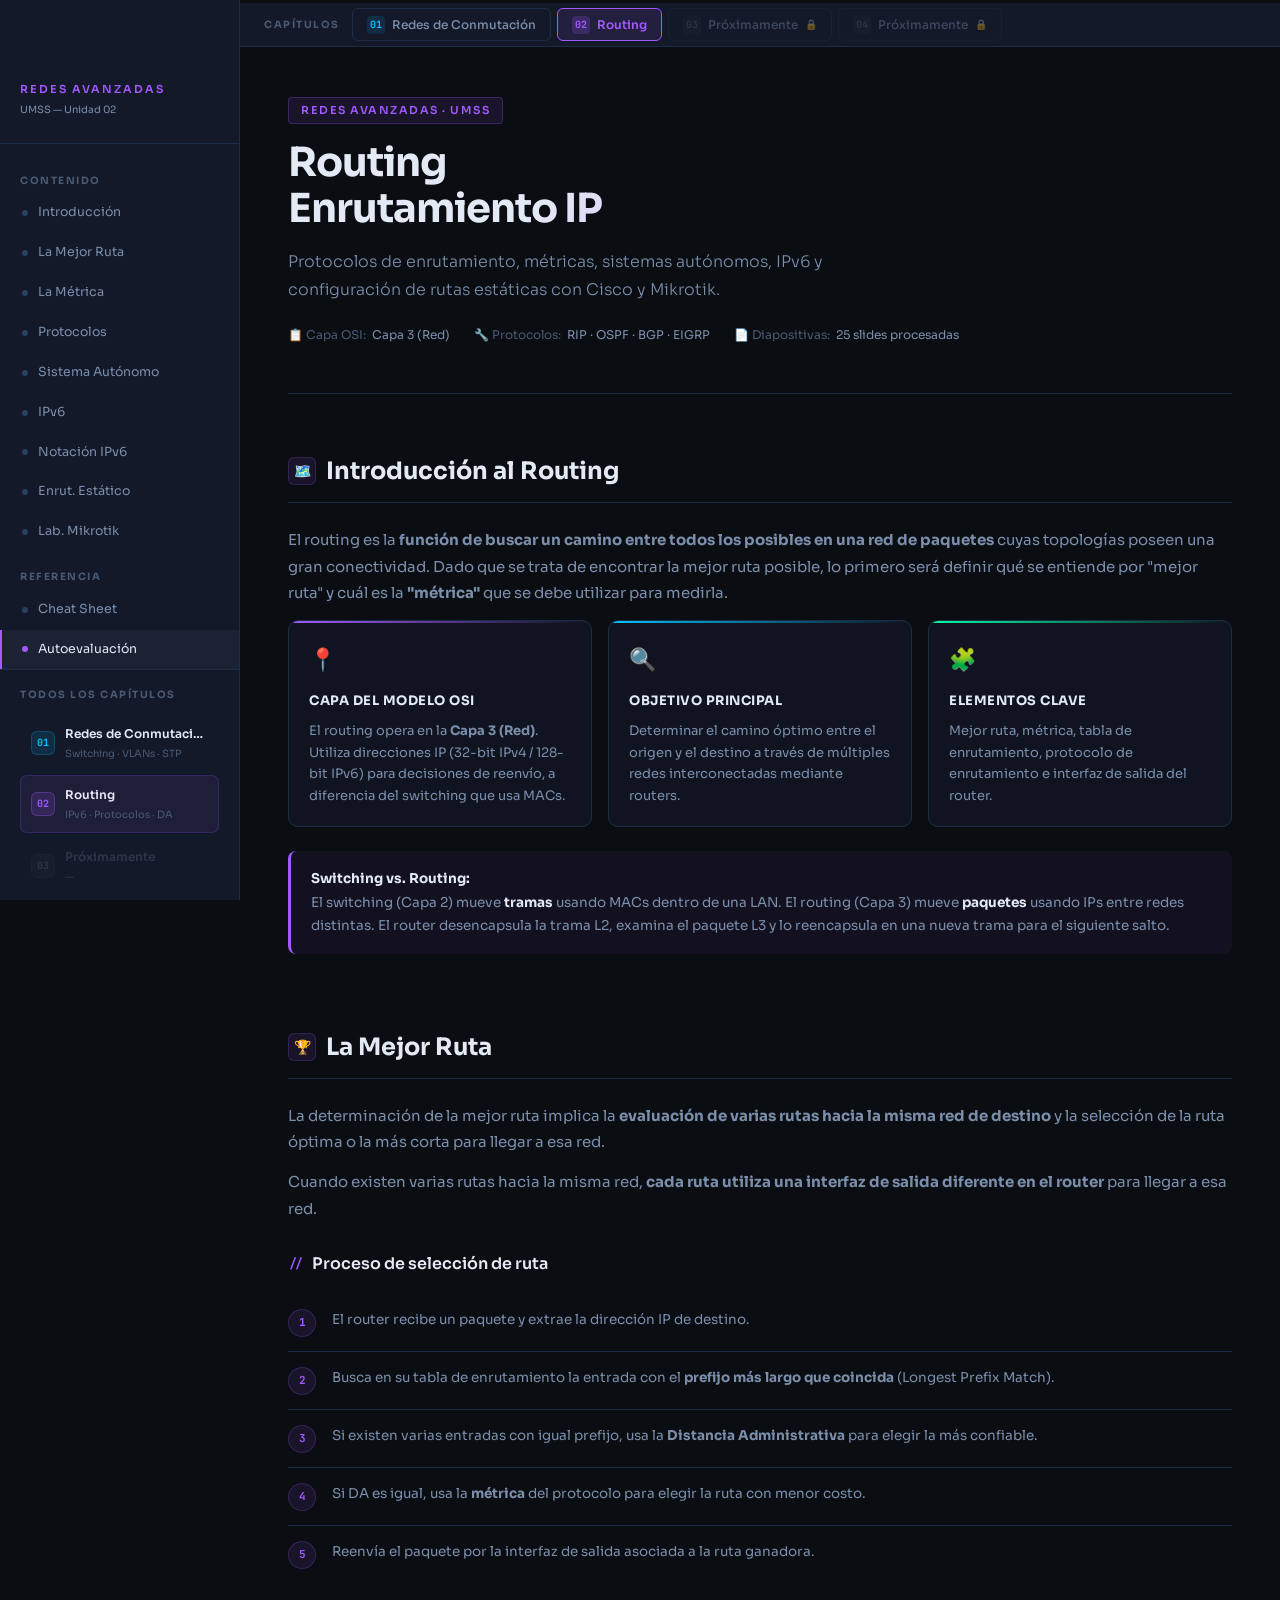
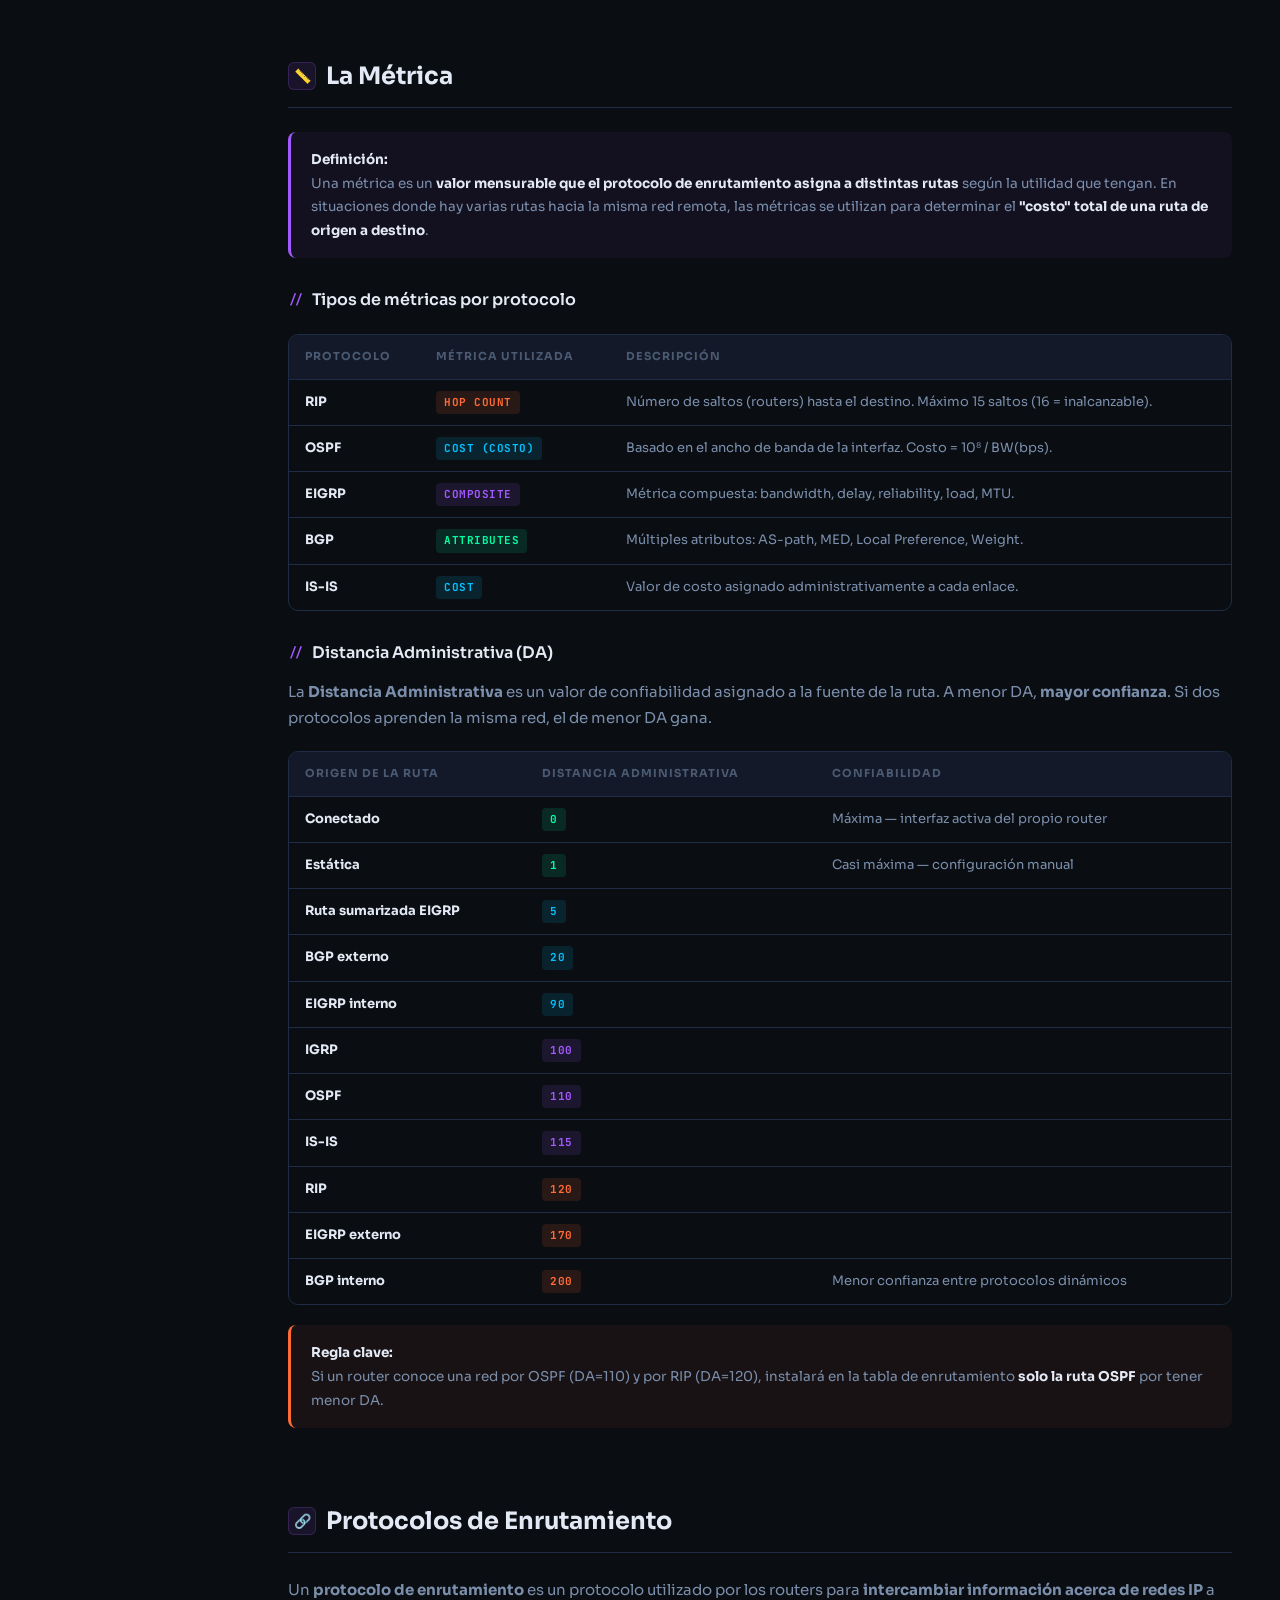
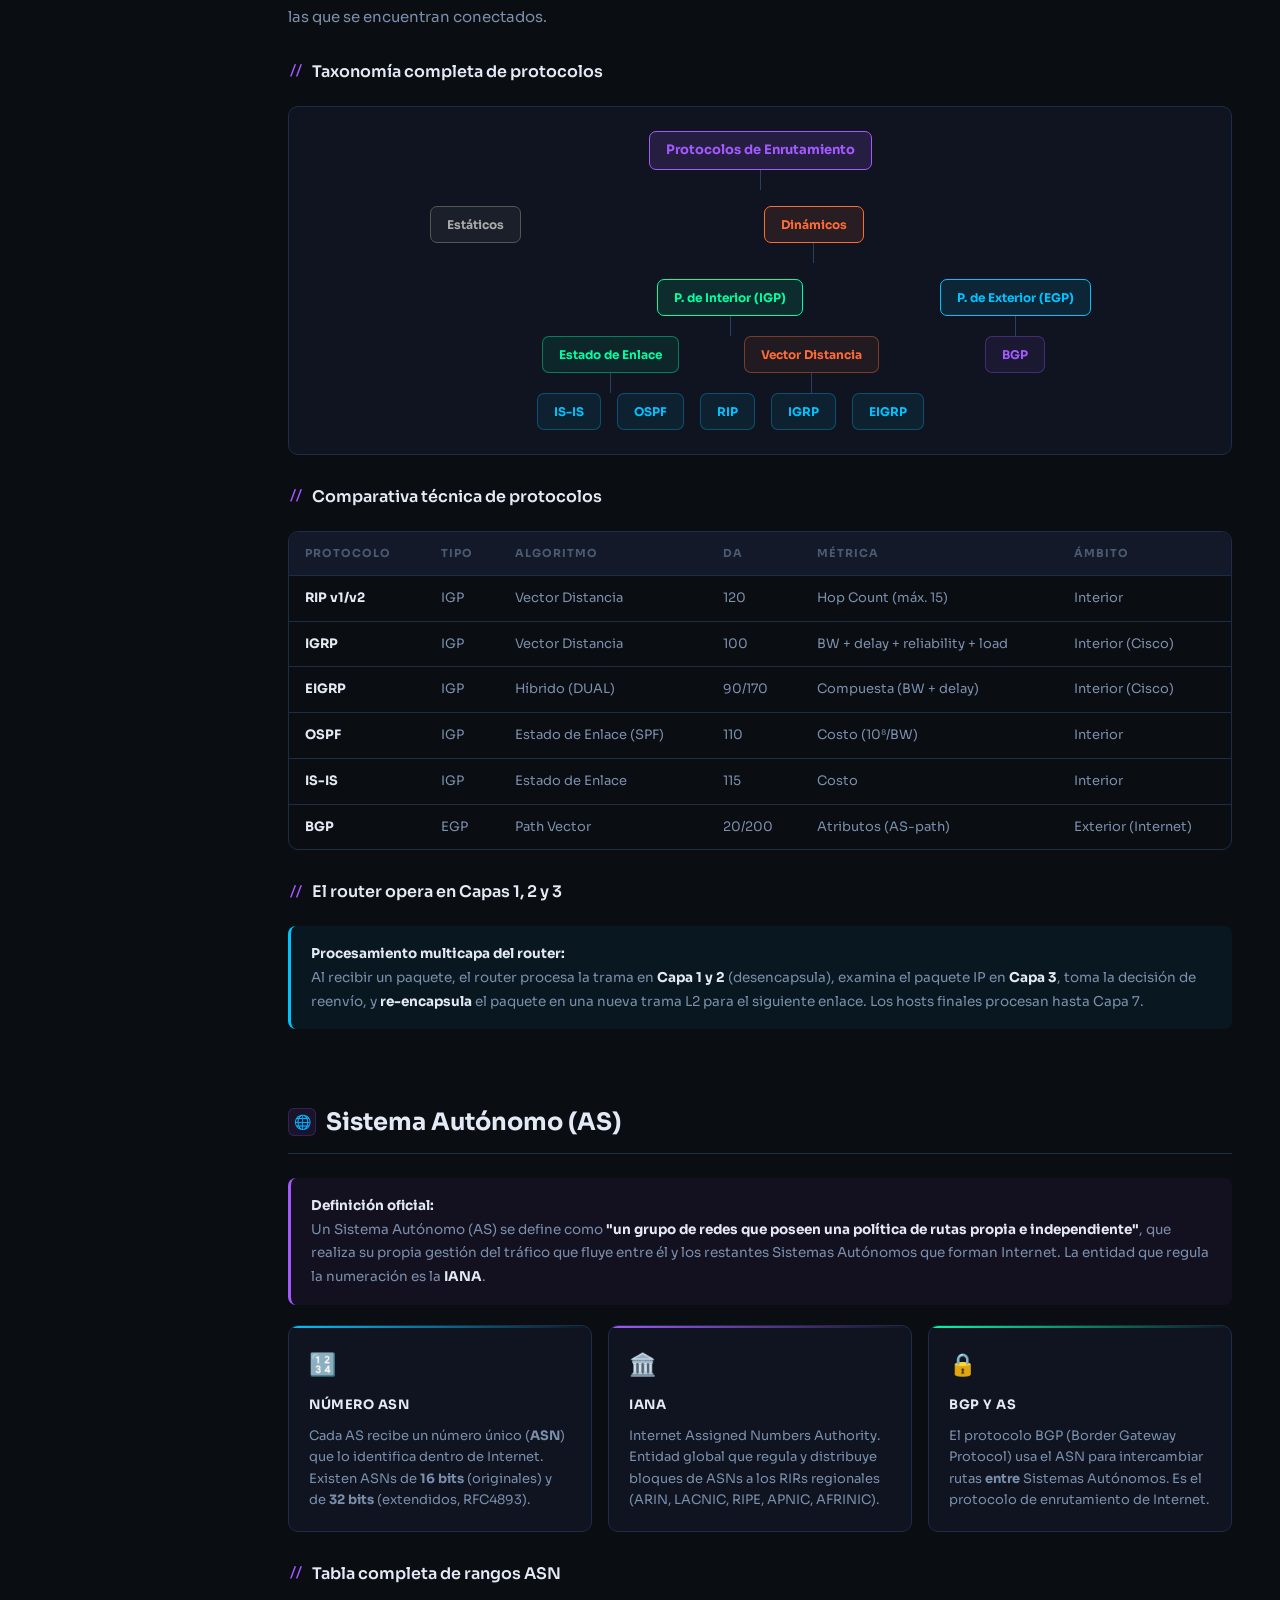
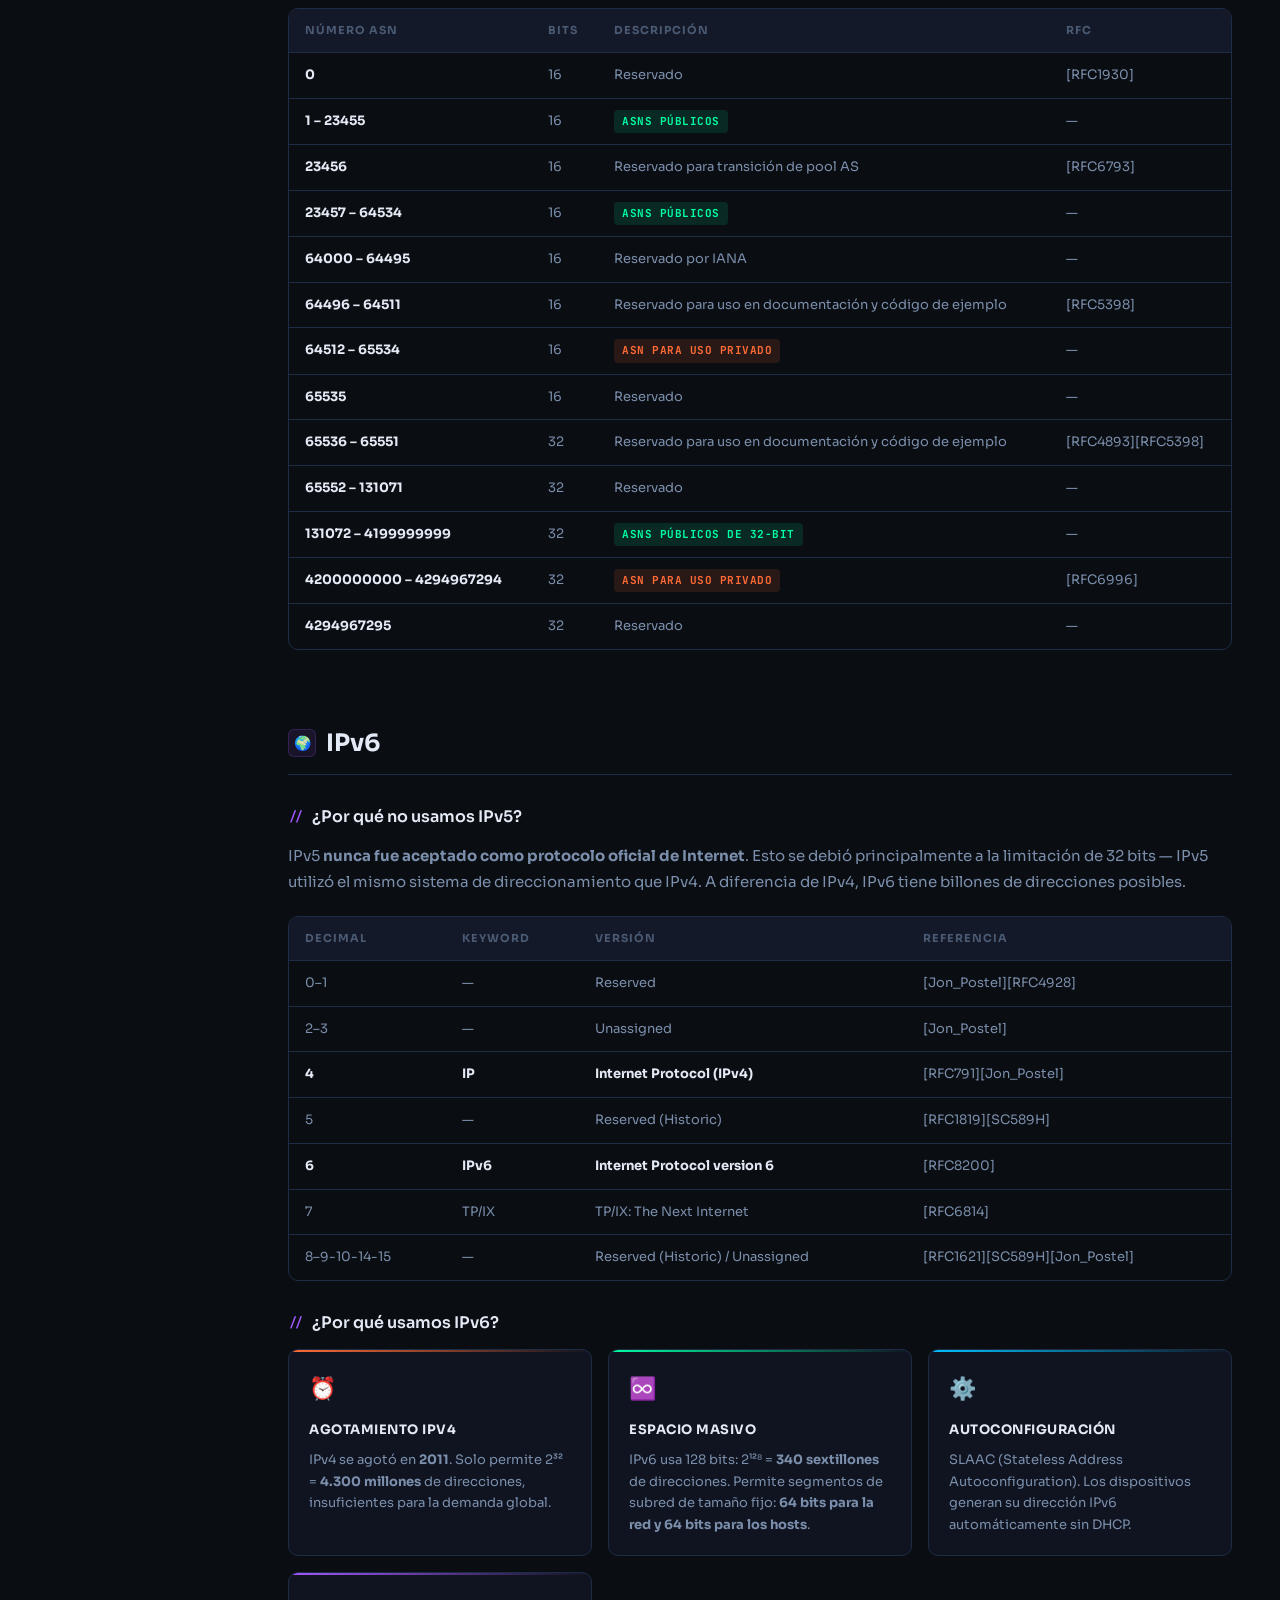
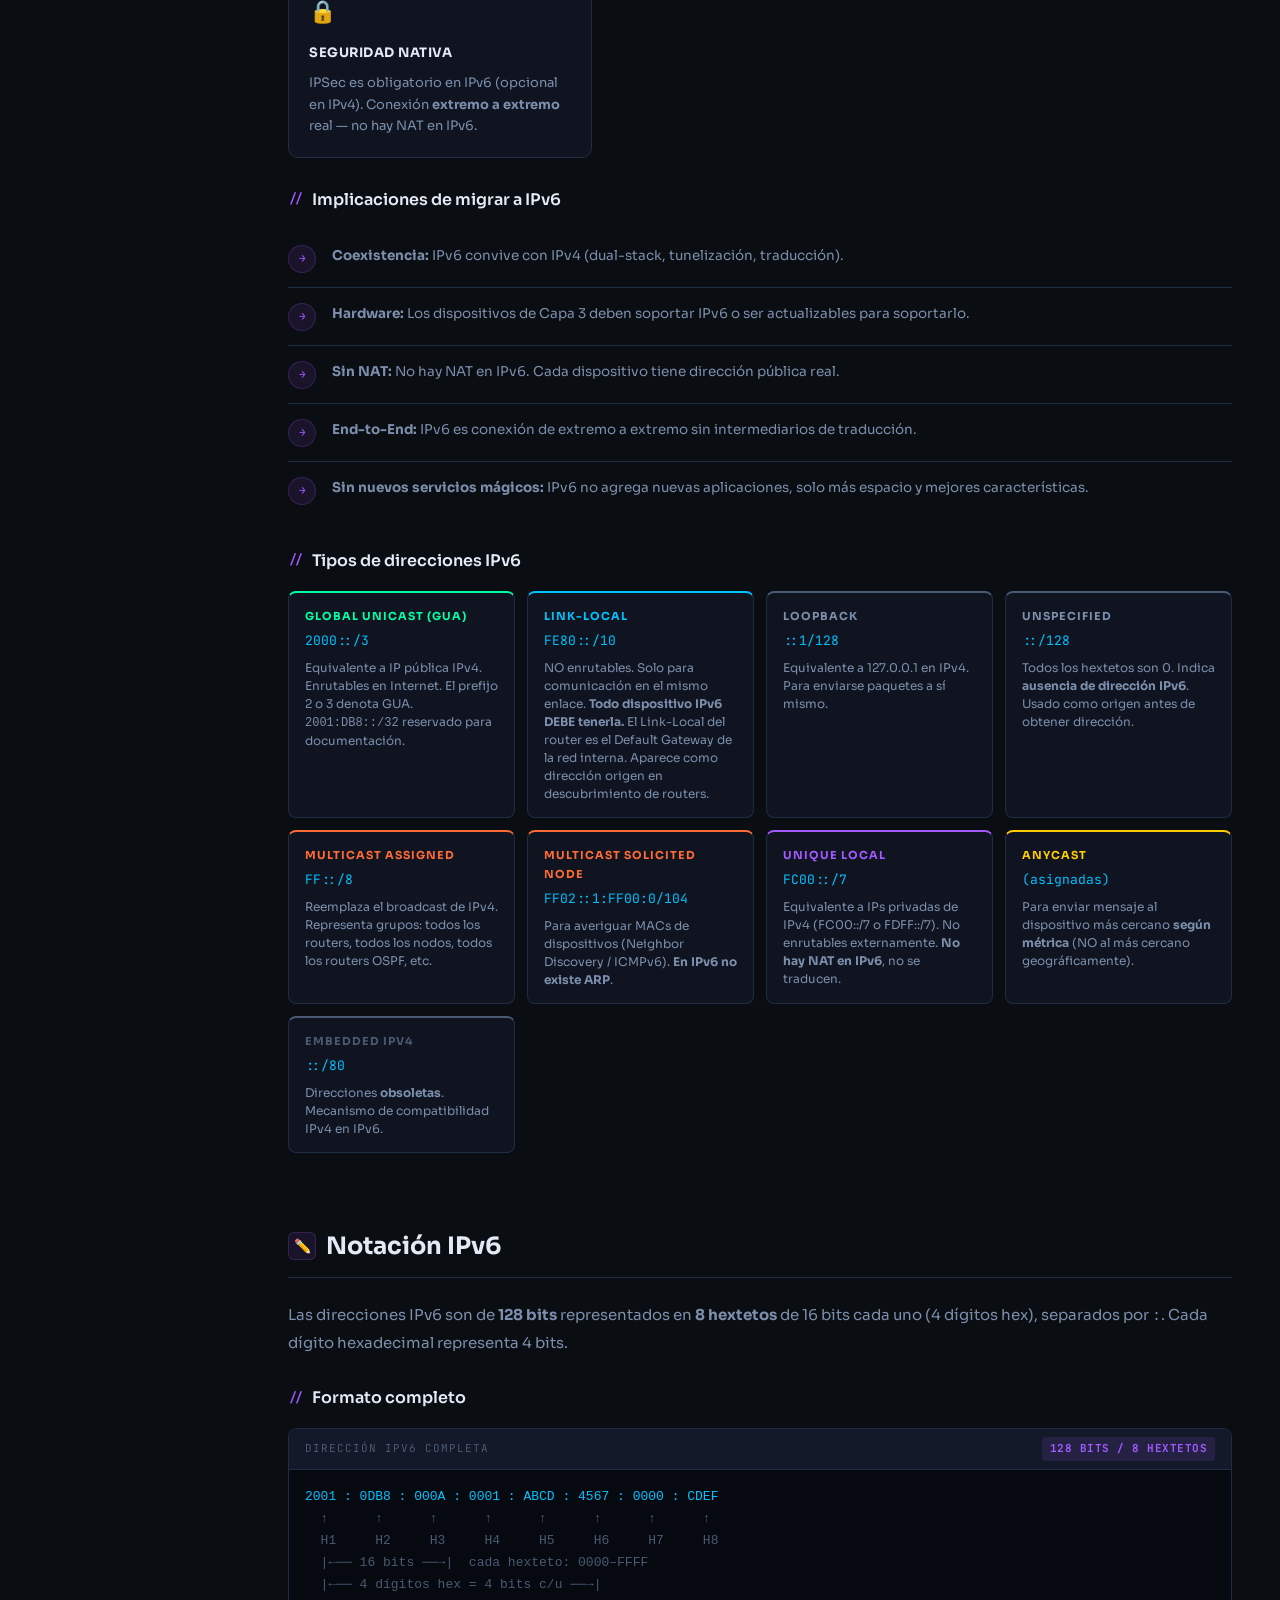
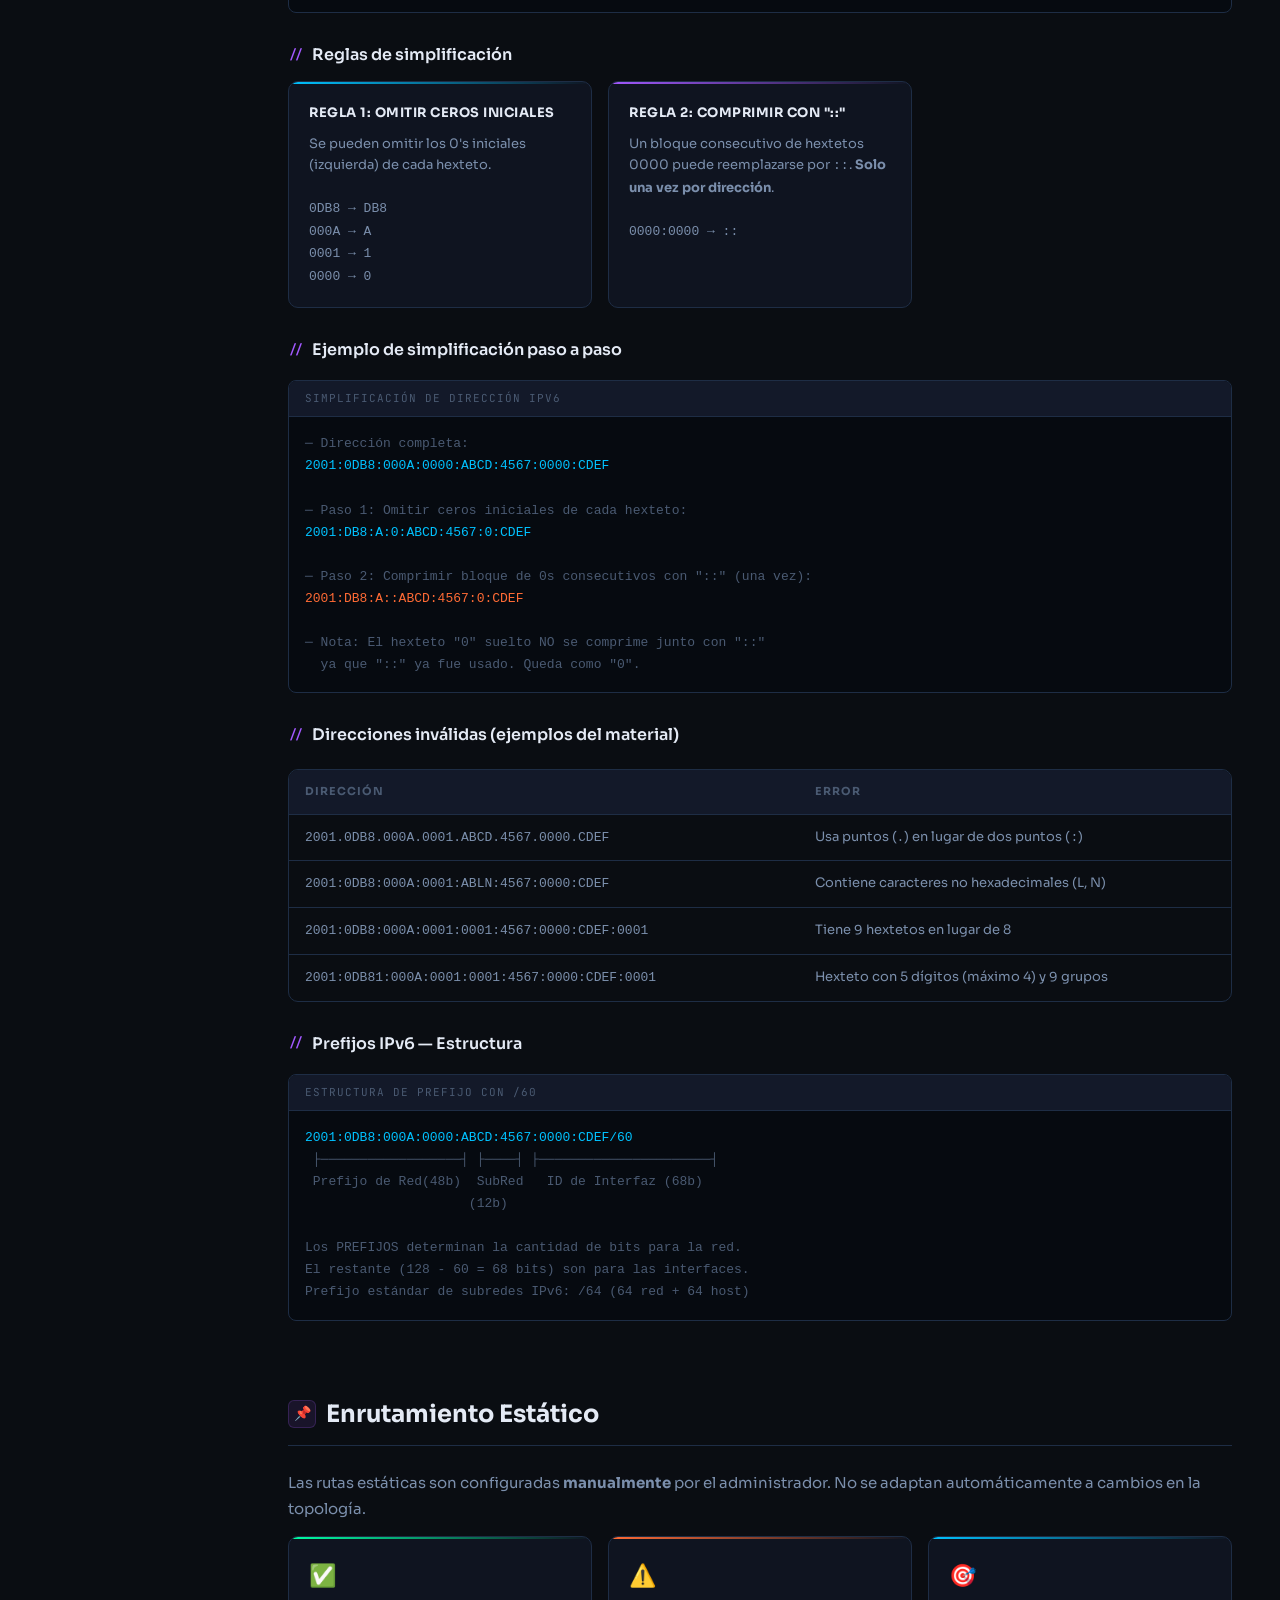
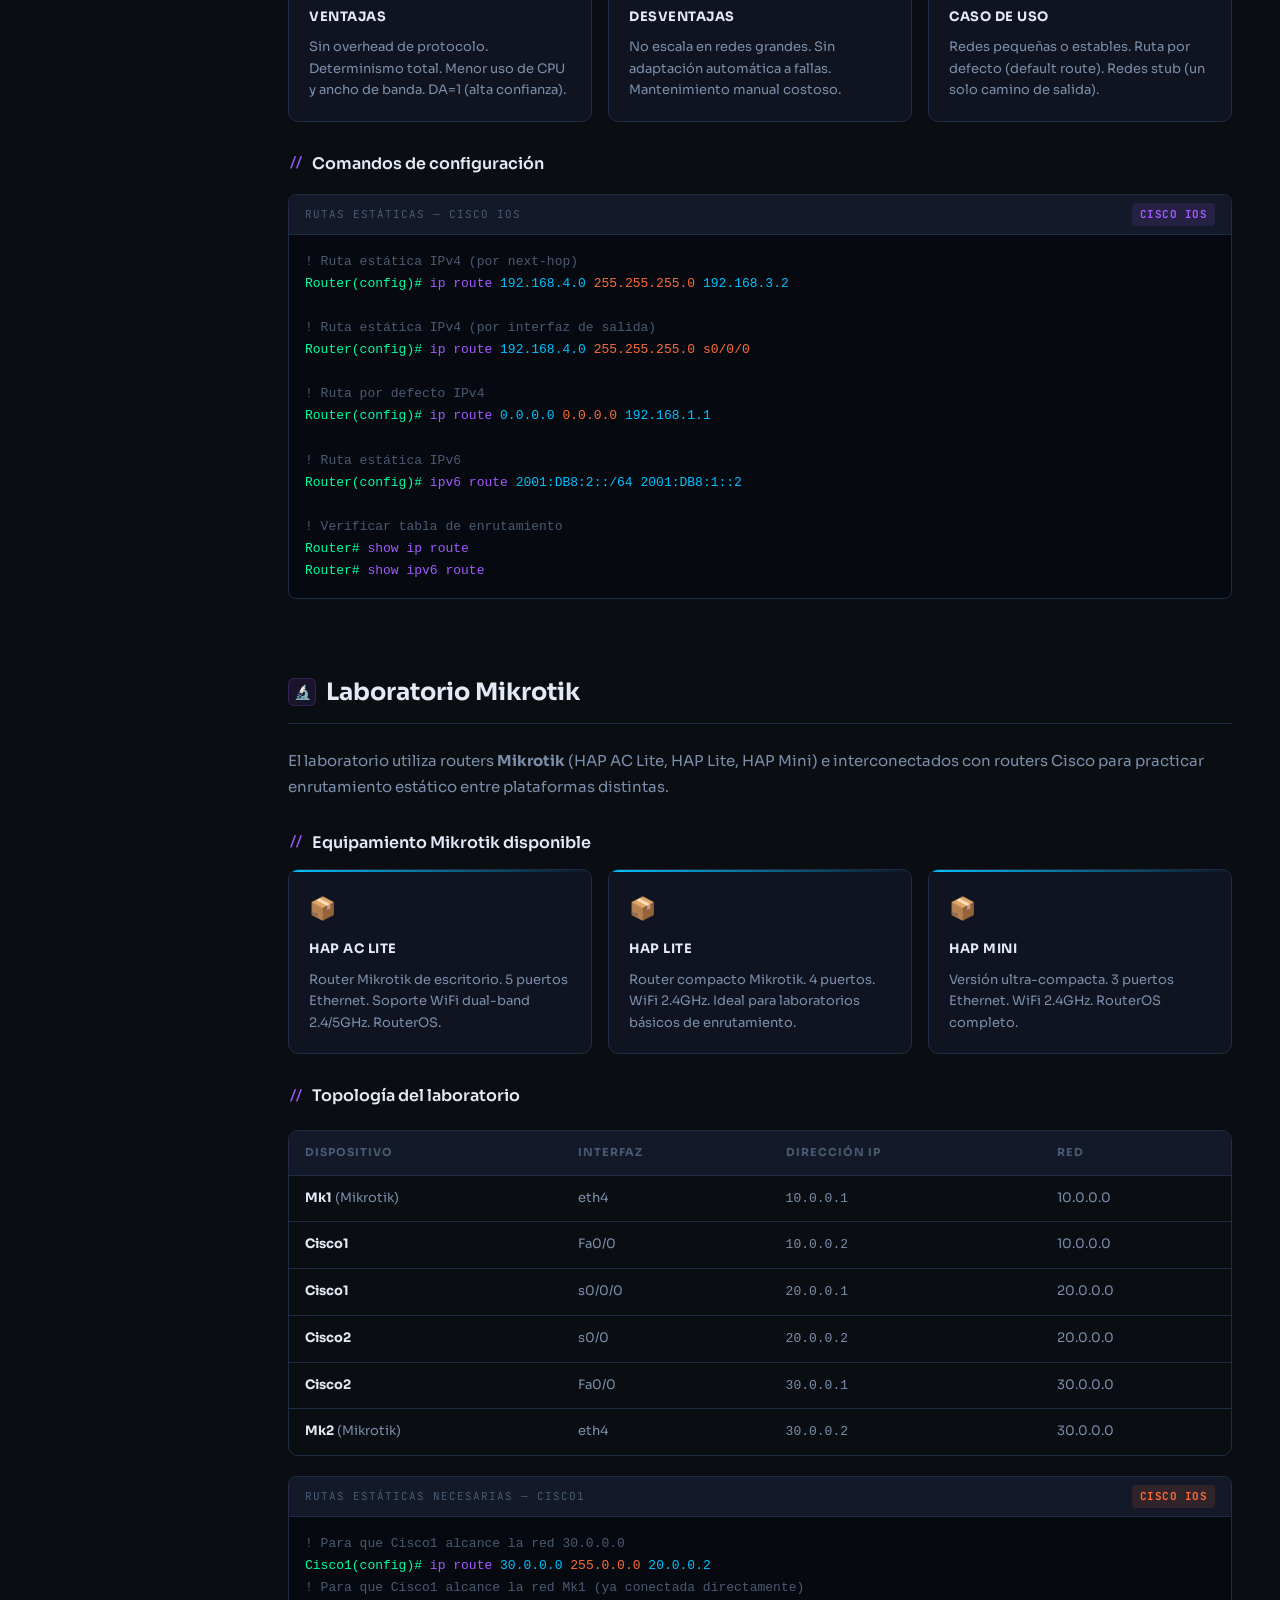
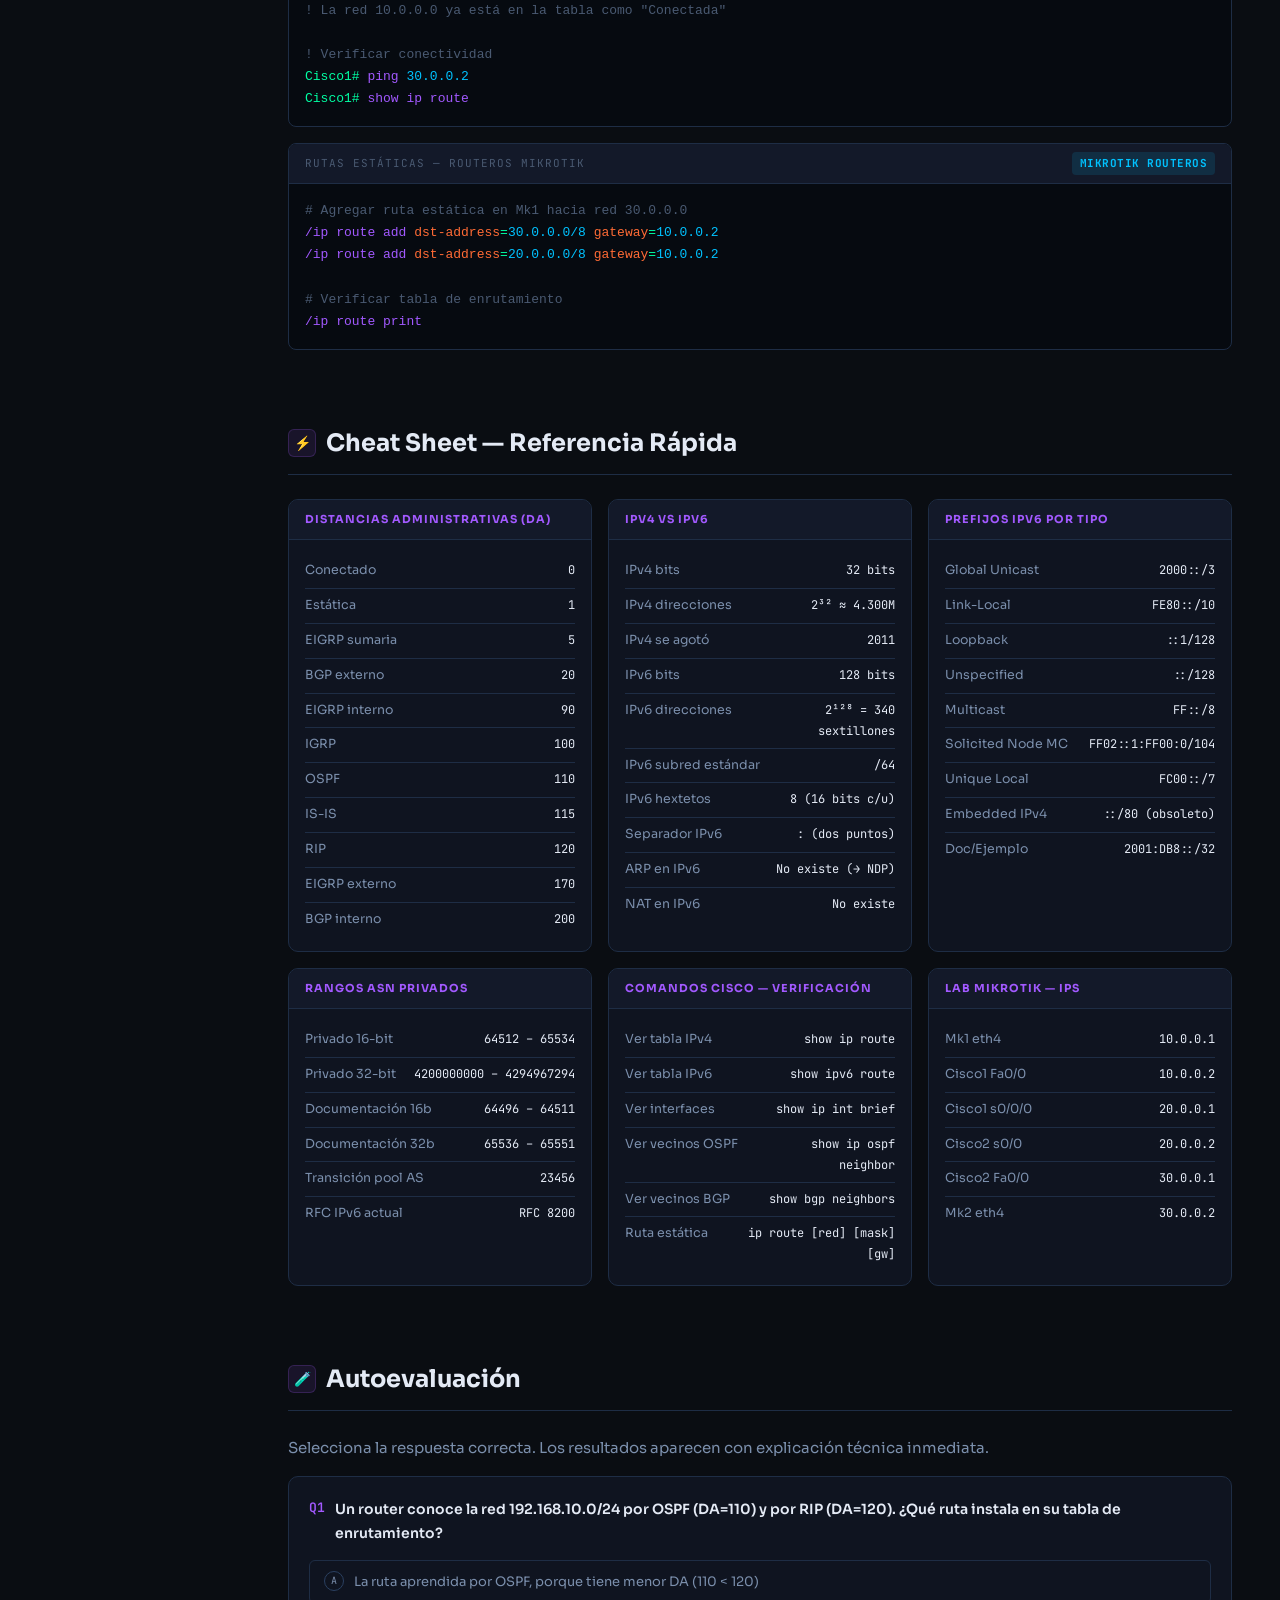
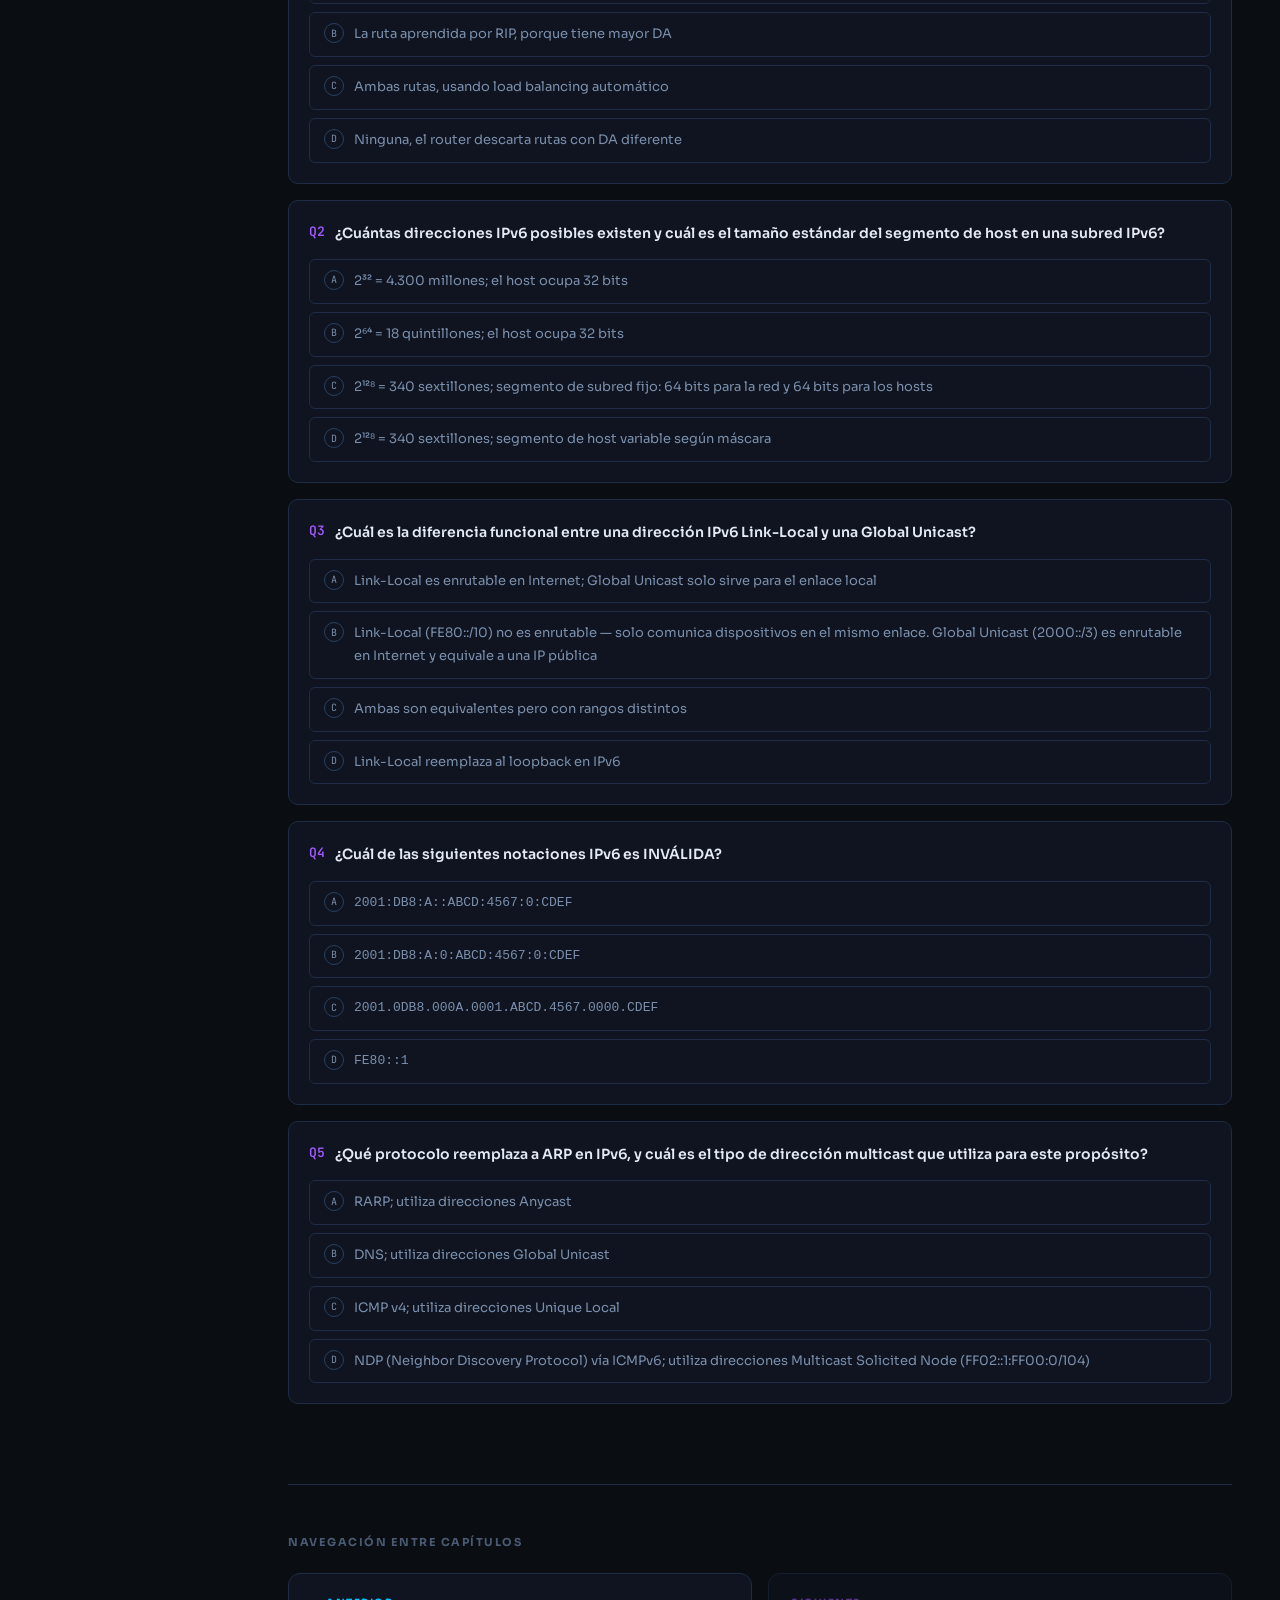
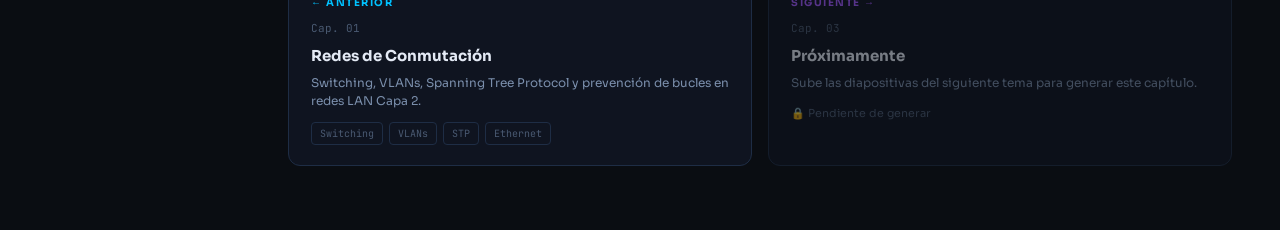
<file: cap3.html>
<!DOCTYPE html>
<html lang="es">
<head>
<meta charset="UTF-8">
<meta name="viewport" content="width=device-width, initial-scale=1.0">
<title>Routing — Redes Avanzadas UMSS</title>
<link rel="preconnect" href="https://fonts.googleapis.com">
<link href="https://fonts.googleapis.com/css2?family=JetBrains+Mono:wght@400;600&family=Sora:wght@300;400;600;700&display=swap" rel="stylesheet">
<style>
  :root {
    --bg-deep:    #0a0d12;
    --bg-card:    #0f1420;
    --bg-panel:   #131929;
    --bg-hover:   #1a2234;
    --border:     #1e2d45;
    --border-lit: #2a4060;
    --accent:     #00c2ff;
    --accent2:    #00ffa3;
    --accent3:    #ff6b35;
    --accent4:    #a259ff;
    --text-pri:   #e4eaf5;
    --text-sec:   #7b8fac;
    --text-dim:   #4a5a72;
    --code-bg:    #060a10;
  }
  *, *::before, *::after { box-sizing: border-box; margin: 0; padding: 0; }
  html { scroll-behavior: smooth; }
  body { background: var(--bg-deep); color: var(--text-pri); font-family: 'Sora', sans-serif; font-size: 15px; line-height: 1.75; overflow-x: hidden; }

  /* ─── PROGRESS BAR ─── */
  #progress-bar { position: fixed; top: 0; left: 0; height: 3px; background: linear-gradient(90deg, var(--accent4), var(--accent)); width: 0%; z-index: 9999; transition: width 0.1s linear; box-shadow: 0 0 10px var(--accent4); }

  /* ─── CHAPTER BANNER ─── */
  #chapter-banner { position: fixed; top: 3px; left: 240px; right: 0; height: 44px; background: var(--bg-panel); border-bottom: 1px solid var(--border); display: flex; align-items: center; padding: 0 24px; gap: 6px; z-index: 90; overflow-x: auto; scrollbar-width: none; }
  #chapter-banner::-webkit-scrollbar { display: none; }
  #chapter-banner .ch-label { font-size: 10px; font-weight: 700; text-transform: uppercase; letter-spacing: 1.5px; color: var(--text-dim); white-space: nowrap; margin-right: 6px; flex-shrink: 0; }
  .ch-btn { display: flex; align-items: center; gap: 7px; padding: 5px 14px; border-radius: 6px; border: 1px solid var(--border); background: transparent; color: var(--text-sec); font-family: 'Sora', sans-serif; font-size: 12px; font-weight: 500; cursor: pointer; white-space: nowrap; flex-shrink: 0; text-decoration: none; transition: all 0.2s; }
  .ch-btn:hover { border-color: var(--border-lit); background: var(--bg-hover); color: var(--text-pri); }
  .ch-btn.active { border-color: var(--accent4); background: rgba(162,89,255,0.1); color: var(--accent4); font-weight: 600; }
  .ch-btn.locked { opacity: 0.4; cursor: not-allowed; pointer-events: none; }
  .ch-btn .ch-num { width: 18px; height: 18px; border-radius: 4px; background: rgba(162,89,255,0.15); display: flex; align-items: center; justify-content: center; font-size: 10px; font-weight: 700; font-family: 'JetBrains Mono', monospace; color: var(--accent4); flex-shrink: 0; }
  .ch-btn.active .ch-num { background: rgba(162,89,255,0.2); }
  .ch-btn:not(.active):not(.locked) .ch-num { background: rgba(0,194,255,0.12); color: var(--accent); }
  .ch-btn.locked .ch-num { background: rgba(255,255,255,0.05); color: var(--text-dim); }
  .ch-lock { font-size: 10px; color: var(--text-dim); }

  /* ─── SIDEBAR ─── */
  #sidebar { position: fixed; left: 0; top: 0; bottom: 0; width: 240px; background: var(--bg-panel); border-right: 1px solid var(--border); padding: 80px 0 0; overflow-y: auto; z-index: 100; display: flex; flex-direction: column; }
  #sidebar .logo { padding: 0 20px 24px; font-size: 11px; font-weight: 600; text-transform: uppercase; letter-spacing: 2px; color: var(--accent4); border-bottom: 1px solid var(--border); margin-bottom: 12px; }
  #sidebar .logo span { display: block; color: var(--text-sec); font-size: 10px; font-weight: 400; margin-top: 2px; text-transform: none; letter-spacing: 0; }
  #sidebar nav a { display: flex; align-items: center; gap: 10px; padding: 9px 20px; color: var(--text-sec); text-decoration: none; font-size: 12.5px; border-left: 2px solid transparent; transition: all 0.2s; }
  #sidebar nav a:hover, #sidebar nav a.active { color: var(--text-pri); border-left-color: var(--accent4); background: var(--bg-hover); }
  #sidebar nav a .dot { width: 6px; height: 6px; border-radius: 50%; background: var(--border-lit); flex-shrink: 0; transition: background 0.2s; }
  #sidebar nav a:hover .dot, #sidebar nav a.active .dot { background: var(--accent4); }
  #sidebar nav .section-label { padding: 16px 20px 4px; font-size: 10px; font-weight: 700; text-transform: uppercase; letter-spacing: 1.5px; color: var(--text-dim); }

  /* ─── SIDEBAR CHAPTERS ─── */
  .sidebar-chapters { margin-top: auto; border-top: 1px solid var(--border); padding: 16px 20px; }
  .sidebar-chapters .sc-label { font-size: 10px; font-weight: 700; text-transform: uppercase; letter-spacing: 1.5px; color: var(--text-dim); margin-bottom: 10px; }
  .sc-item { display: flex; align-items: center; gap: 10px; padding: 8px 10px; border-radius: 7px; text-decoration: none; margin-bottom: 4px; border: 1px solid transparent; transition: all 0.2s; }
  .sc-item:hover { background: var(--bg-hover); border-color: var(--border); }
  .sc-item.sc-active { background: rgba(162,89,255,0.08); border-color: rgba(162,89,255,0.2); }
  .sc-item.sc-locked { opacity: 0.45; pointer-events: none; }
  .sc-num-badge { width: 24px; height: 24px; border-radius: 6px; background: rgba(0,194,255,0.12); border: 1px solid rgba(0,194,255,0.2); display: flex; align-items: center; justify-content: center; font-size: 10px; font-weight: 700; font-family: 'JetBrains Mono', monospace; color: var(--accent); flex-shrink: 0; }
  .sc-item.sc-active .sc-num-badge { background: rgba(162,89,255,0.15); border-color: rgba(162,89,255,0.3); color: var(--accent4); }
  .sc-item.sc-locked .sc-num-badge { background: rgba(255,255,255,0.04); color: var(--text-dim); border-color: var(--border); }
  .sc-info { flex: 1; min-width: 0; }
  .sc-title { font-size: 12px; font-weight: 600; color: var(--text-pri); white-space: nowrap; overflow: hidden; text-overflow: ellipsis; }
  .sc-item.sc-locked .sc-title { color: var(--text-dim); }
  .sc-sub { font-size: 10px; color: var(--text-dim); margin-top: 1px; }

  /* ─── MAIN ─── */
  main { margin-left: 240px; padding: 96px 48px 80px; max-width: 1100px; }

  /* ─── PAGE HEADER ─── */
  .page-header { padding-bottom: 48px; border-bottom: 1px solid var(--border); margin-bottom: 56px; }
  .page-header .tag { display: inline-block; background: rgba(162,89,255,0.1); color: var(--accent4); border: 1px solid rgba(162,89,255,0.25); padding: 3px 12px; border-radius: 4px; font-size: 11px; font-weight: 600; text-transform: uppercase; letter-spacing: 1.5px; margin-bottom: 16px; }
  .page-header h1 { font-size: 40px; font-weight: 700; line-height: 1.15; letter-spacing: -1px; background: linear-gradient(135deg, #e4eaf5 30%, var(--accent4) 100%); -webkit-background-clip: text; -webkit-text-fill-color: transparent; background-clip: text; margin-bottom: 16px; }
  .page-header p { color: var(--text-sec); font-size: 16px; max-width: 620px; font-weight: 300; }
  .meta-row { display: flex; gap: 24px; margin-top: 20px; flex-wrap: wrap; }
  .meta-pill { display: flex; align-items: center; gap: 6px; font-size: 12px; color: var(--text-dim); }
  .meta-pill span { color: var(--text-sec); }

  /* ─── SECTIONS ─── */
  section { margin-bottom: 72px; scroll-margin-top: 80px; }
  h2 { font-size: 24px; font-weight: 700; color: var(--text-pri); margin-bottom: 24px; padding-bottom: 10px; border-bottom: 1px solid var(--border); display: flex; align-items: center; gap: 10px; }
  h2 .h2-icon { width: 28px; height: 28px; background: rgba(162,89,255,0.1); border: 1px solid rgba(162,89,255,0.2); border-radius: 6px; display: flex; align-items: center; justify-content: center; font-size: 14px; flex-shrink: 0; }
  h3 { font-size: 16px; font-weight: 600; color: var(--text-pri); margin: 28px 0 12px; display: flex; align-items: center; gap: 8px; }
  h3::before { content: '//'; color: var(--accent4); font-family: 'JetBrains Mono', monospace; font-size: 13px; }
  p { color: var(--text-sec); margin-bottom: 14px; }

  /* ─── CARDS ─── */
  .card-grid { display: grid; grid-template-columns: repeat(auto-fill, minmax(240px, 1fr)); gap: 16px; margin-bottom: 24px; }
  .card { background: var(--bg-card); border: 1px solid var(--border); border-radius: 10px; padding: 20px; transition: border-color 0.2s, transform 0.2s; position: relative; overflow: hidden; }
  .card::before { content: ''; position: absolute; top: 0; left: 0; right: 0; height: 2px; background: linear-gradient(90deg, var(--accent4), transparent); opacity: 0; transition: opacity 0.2s; }
  .card:hover { border-color: var(--border-lit); transform: translateY(-2px); }
  .card:hover::before { opacity: 1; }
  .card .card-icon { font-size: 22px; margin-bottom: 10px; }
  .card .card-title { font-size: 13px; font-weight: 700; color: var(--text-pri); margin-bottom: 8px; text-transform: uppercase; letter-spacing: 0.5px; }
  .card .card-body { font-size: 13px; color: var(--text-sec); line-height: 1.65; }
  .card.accent-blue::before { background: linear-gradient(90deg, var(--accent), transparent); opacity: 1; }
  .card.accent-green::before { background: linear-gradient(90deg, var(--accent2), transparent); opacity: 1; }
  .card.accent-orange::before { background: linear-gradient(90deg, var(--accent3), transparent); opacity: 1; }
  .card.accent-purple::before { background: linear-gradient(90deg, var(--accent4), transparent); opacity: 1; }

  /* ─── CALLOUTS ─── */
  .callout { border-radius: 8px; padding: 16px 20px; margin: 20px 0; border-left: 3px solid; font-size: 13.5px; }
  .callout.info { background: rgba(0,194,255,0.06); border-color: var(--accent); }
  .callout.warn { background: rgba(255,107,53,0.06); border-color: var(--accent3); }
  .callout.success { background: rgba(0,255,163,0.06); border-color: var(--accent2); }
  .callout.purple { background: rgba(162,89,255,0.06); border-color: var(--accent4); }
  .callout strong { color: var(--text-pri); }
  .callout p { margin: 0; color: var(--text-sec); }

  /* ─── TABLES ─── */
  .table-wrap { overflow-x: auto; margin: 20px 0; border-radius: 10px; border: 1px solid var(--border); }
  table { width: 100%; border-collapse: collapse; font-size: 13px; }
  thead tr { background: var(--bg-panel); }
  thead th { padding: 12px 16px; text-align: left; font-size: 11px; font-weight: 700; text-transform: uppercase; letter-spacing: 1px; color: var(--text-dim); white-space: nowrap; }
  tbody tr { border-top: 1px solid var(--border); transition: background 0.15s; }
  tbody tr:hover { background: var(--bg-hover); }
  tbody td { padding: 11px 16px; color: var(--text-sec); vertical-align: top; }
  tbody td strong { color: var(--text-pri); }

  /* ─── CODE BLOCKS ─── */
  .code-block { background: var(--code-bg); border: 1px solid var(--border); border-radius: 8px; overflow: hidden; margin: 16px 0; font-family: 'JetBrains Mono', monospace; font-size: 13px; }
  .code-block .code-header { background: var(--bg-panel); padding: 8px 16px; display: flex; align-items: center; justify-content: space-between; border-bottom: 1px solid var(--border); font-size: 11px; color: var(--text-dim); text-transform: uppercase; letter-spacing: 1px; }
  .code-block pre { padding: 16px; overflow-x: auto; color: var(--accent2); line-height: 1.7; }
  .code-block pre .comment { color: var(--text-dim); }
  .code-block pre .cmd { color: var(--accent4); }
  .code-block pre .val { color: var(--accent3); }
  .code-block pre .addr { color: var(--accent); }

  /* ─── BADGE ─── */
  .badge { display: inline-block; padding: 2px 8px; border-radius: 4px; font-size: 11px; font-weight: 700; text-transform: uppercase; letter-spacing: 0.5px; font-family: 'JetBrains Mono', monospace; }
  .badge-blue { background: rgba(0,194,255,0.12); color: var(--accent); }
  .badge-green { background: rgba(0,255,163,0.12); color: var(--accent2); }
  .badge-orange { background: rgba(255,107,53,0.12); color: var(--accent3); }
  .badge-purple { background: rgba(162,89,255,0.12); color: var(--accent4); }

  /* ─── STEP LIST ─── */
  .step-list { list-style: none; padding: 0; margin: 16px 0; }
  .step-list li { display: flex; gap: 16px; padding: 14px 0; border-bottom: 1px solid var(--border); font-size: 13.5px; color: var(--text-sec); }
  .step-list li:last-child { border-bottom: none; }
  .step-num { min-width: 28px; height: 28px; background: rgba(162,89,255,0.1); border: 1px solid rgba(162,89,255,0.2); border-radius: 50%; display: flex; align-items: center; justify-content: center; font-size: 11px; font-weight: 700; color: var(--accent4); font-family: 'JetBrains Mono', monospace; flex-shrink: 0; margin-top: 1px; }

  /* ─── TREE DIAGRAM ─── */
  .tree-diagram { background: var(--bg-card); border: 1px solid var(--border); border-radius: 10px; padding: 24px 20px; margin: 20px 0; overflow-x: auto; }
  .tree-root { display: flex; flex-direction: column; align-items: center; gap: 0; }
  .tree-node { display: inline-flex; align-items: center; justify-content: center; padding: 7px 16px; border-radius: 7px; font-size: 12px; font-weight: 700; border: 1px solid; white-space: nowrap; }
  .tree-node.root { background: rgba(162,89,255,0.15); border-color: var(--accent4); color: var(--accent4); font-size: 13px; }
  .tree-node.static { background: rgba(75,75,75,0.2); border-color: #555; color: #aaa; }
  .tree-node.dynamic { background: rgba(255,107,53,0.1); border-color: var(--accent3); color: var(--accent3); }
  .tree-node.interior { background: rgba(0,255,163,0.1); border-color: var(--accent2); color: var(--accent2); }
  .tree-node.exterior { background: rgba(0,194,255,0.1); border-color: var(--accent); color: var(--accent); }
  .tree-node.link-state { background: rgba(0,255,163,0.08); border-color: rgba(0,255,163,0.4); color: var(--accent2); }
  .tree-node.dist-vec { background: rgba(255,107,53,0.08); border-color: rgba(255,107,53,0.4); color: var(--accent3); }
  .tree-node.leaf-blue { background: rgba(0,194,255,0.08); border-color: rgba(0,194,255,0.3); color: var(--accent); }
  .tree-node.leaf-purple { background: rgba(162,89,255,0.08); border-color: rgba(162,89,255,0.3); color: var(--accent4); }
  .tree-level { display: flex; gap: 16px; justify-content: center; margin-top: 16px; position: relative; flex-wrap: wrap; }
  .tree-connector { width: 1px; height: 20px; background: var(--border-lit); margin: 0 auto; }

  /* ─── IPv6 ADDRESS TYPE GRID ─── */
  .addr-grid { display: grid; grid-template-columns: repeat(auto-fill, minmax(200px, 1fr)); gap: 12px; margin: 16px 0; }
  .addr-card { background: var(--bg-card); border: 1px solid var(--border); border-radius: 8px; padding: 14px 16px; }
  .addr-card .addr-type { font-size: 11px; font-weight: 700; text-transform: uppercase; letter-spacing: 1px; margin-bottom: 4px; }
  .addr-card .addr-prefix { font-family: 'JetBrains Mono', monospace; font-size: 13px; color: var(--accent); margin-bottom: 6px; }
  .addr-card .addr-desc { font-size: 12px; color: var(--text-sec); line-height: 1.5; }
  .addr-card.type-global { border-top: 2px solid var(--accent2); }
  .addr-card.type-global .addr-type { color: var(--accent2); }
  .addr-card.type-link { border-top: 2px solid var(--accent); }
  .addr-card.type-link .addr-type { color: var(--accent); }
  .addr-card.type-loop { border-top: 2px solid var(--text-dim); }
  .addr-card.type-loop .addr-type { color: var(--text-sec); }
  .addr-card.type-mc { border-top: 2px solid var(--accent3); }
  .addr-card.type-mc .addr-type { color: var(--accent3); }
  .addr-card.type-unique { border-top: 2px solid var(--accent4); }
  .addr-card.type-unique .addr-type { color: var(--accent4); }
  .addr-card.type-any { border-top: 2px solid #ffcc00; }
  .addr-card.type-any .addr-type { color: #ffcc00; }
  .addr-card.type-unspec { border-top: 2px solid var(--text-dim); }
  .addr-card.type-unspec .addr-type { color: var(--text-dim); }

  /* ─── CHEAT SHEET ─── */
  #cheat-sheet .cheat-grid { display: grid; grid-template-columns: repeat(auto-fill, minmax(300px, 1fr)); gap: 16px; }
  .cheat-card { background: var(--bg-card); border: 1px solid var(--border); border-radius: 10px; overflow: hidden; }
  .cheat-card .cheat-title { background: var(--bg-panel); padding: 10px 16px; font-size: 11px; font-weight: 700; text-transform: uppercase; letter-spacing: 1px; color: var(--accent4); border-bottom: 1px solid var(--border); }
  .cheat-card .cheat-body { padding: 14px 16px; }
  .cheat-item { display: flex; justify-content: space-between; gap: 16px; padding: 6px 0; border-bottom: 1px solid var(--border); font-size: 12.5px; align-items: baseline; }
  .cheat-item:last-child { border-bottom: none; }
  .cheat-item .key { color: var(--text-sec); flex-shrink: 0; }
  .cheat-item .val { color: var(--text-pri); font-family: 'JetBrains Mono', monospace; text-align: right; font-size: 12px; }

  /* ─── QUIZ ─── */
  #autoevaluacion .quiz-item { background: var(--bg-card); border: 1px solid var(--border); border-radius: 10px; padding: 20px; margin-bottom: 16px; }
  .quiz-q { font-size: 14px; font-weight: 600; color: var(--text-pri); margin-bottom: 14px; display: flex; gap: 10px; }
  .quiz-num { color: var(--accent4); font-family: 'JetBrains Mono', monospace; font-size: 13px; flex-shrink: 0; }
  .quiz-options { list-style: none; padding: 0; display: flex; flex-direction: column; gap: 8px; }
  .quiz-options li { display: flex; align-items: flex-start; gap: 10px; padding: 10px 14px; border-radius: 6px; border: 1px solid var(--border); cursor: pointer; font-size: 13px; color: var(--text-sec); transition: all 0.2s; }
  .quiz-options li:hover { border-color: var(--border-lit); background: var(--bg-hover); color: var(--text-pri); }
  .quiz-options li.correct { border-color: var(--accent2); background: rgba(0,255,163,0.08); color: var(--accent2); }
  .quiz-options li.wrong { border-color: var(--accent3); background: rgba(255,107,53,0.08); color: var(--accent3); }
  .quiz-options li.disabled { pointer-events: none; }
  .quiz-letter { min-width: 20px; height: 20px; border-radius: 50%; border: 1px solid var(--border-lit); display: flex; align-items: center; justify-content: center; font-size: 10px; font-family: 'JetBrains Mono', monospace; flex-shrink: 0; }
  .quiz-explanation { margin-top: 12px; padding: 12px 14px; background: rgba(162,89,255,0.06); border-radius: 6px; border-left: 2px solid var(--accent4); font-size: 12.5px; color: var(--text-sec); display: none; }
  .quiz-explanation.show { display: block; }

  /* ─── CHAPTER FOOTER ─── */
  .chapter-footer { margin-top: 80px; border-top: 1px solid var(--border); padding-top: 48px; }
  .chapter-footer .cf-label { font-size: 11px; font-weight: 700; text-transform: uppercase; letter-spacing: 1.5px; color: var(--text-dim); margin-bottom: 20px; }
  .chapter-nav-cards { display: grid; grid-template-columns: 1fr 1fr; gap: 16px; }
  .chapter-nav-card { background: var(--bg-card); border: 1px solid var(--border); border-radius: 12px; padding: 20px 22px; text-decoration: none; display: flex; flex-direction: column; gap: 8px; transition: all 0.25s; position: relative; overflow: hidden; }
  .chapter-nav-card::after { content: ''; position: absolute; bottom: 0; left: 0; right: 0; height: 2px; background: linear-gradient(90deg, var(--accent4), var(--accent)); transform: scaleX(0); transform-origin: left; transition: transform 0.3s; }
  .chapter-nav-card:hover { border-color: var(--border-lit); transform: translateY(-3px); box-shadow: 0 8px 24px rgba(0,0,0,0.3); }
  .chapter-nav-card:hover::after { transform: scaleX(1); }
  .chapter-nav-card.locked-card { opacity: 0.5; pointer-events: none; }
  .cnc-dir { font-size: 10px; font-weight: 700; text-transform: uppercase; letter-spacing: 1.5px; color: var(--text-dim); display: flex; align-items: center; gap: 6px; }
  .cnc-dir.next-dir { color: var(--accent4); }
  .cnc-dir.prev-dir { color: var(--accent); }
  .cnc-num { font-family: 'JetBrains Mono', monospace; font-size: 11px; color: var(--text-dim); }
  .cnc-title { font-size: 15px; font-weight: 700; color: var(--text-pri); line-height: 1.3; }
  .cnc-desc { font-size: 12px; color: var(--text-sec); line-height: 1.5; }
  .cnc-tags { display: flex; flex-wrap: wrap; gap: 6px; margin-top: 4px; }
  .cnc-tag { font-size: 10px; padding: 2px 8px; border-radius: 4px; border: 1px solid var(--border); color: var(--text-dim); font-family: 'JetBrains Mono', monospace; }
  .locked-note { font-size: 11px; color: var(--text-dim); display: flex; align-items: center; gap: 5px; margin-top: 4px; }

  /* ─── SCROLLBAR ─── */
  ::-webkit-scrollbar { width: 6px; height: 6px; }
  ::-webkit-scrollbar-track { background: transparent; }
  ::-webkit-scrollbar-thumb { background: var(--border-lit); border-radius: 3px; }

  /* ─── MOBILE ─── */
  @media (max-width: 900px) {
    #sidebar { display: none; }
    #chapter-banner { left: 0; }
    main { margin-left: 0; padding: 96px 20px 60px; }
    .page-header h1 { font-size: 28px; }
    .card-grid { grid-template-columns: 1fr; }
    .chapter-nav-cards { grid-template-columns: 1fr; }
    .addr-grid { grid-template-columns: 1fr 1fr; }
  }
</style>
</head>
<body>

<div id="progress-bar"></div>

<!-- CHAPTER BANNER -->
<div id="chapter-banner">
  <span class="ch-label">Capítulos</span>
  <a href="index.html" class="ch-btn">
    <span class="ch-num">01</span>
    Redes de Conmutación
  </a>
  <a href="index2.html" class="ch-btn active">
    <span class="ch-num">02</span>
    Routing
  </a>
  <span class="ch-btn locked"><span class="ch-num">03</span>Próximamente<span class="ch-lock">🔒</span></span>
  <span class="ch-btn locked"><span class="ch-num">04</span>Próximamente<span class="ch-lock">🔒</span></span>
</div>

<!-- SIDEBAR -->
<aside id="sidebar">
  <div class="logo">Redes Avanzadas<span>UMSS — Unidad 02</span></div>
  <nav>
    <div class="section-label">Contenido</div>
    <a href="#introduccion"><span class="dot"></span>Introducción</a>
    <a href="#mejor-ruta"><span class="dot"></span>La Mejor Ruta</a>
    <a href="#metrica"><span class="dot"></span>La Métrica</a>
    <a href="#protocolos"><span class="dot"></span>Protocolos</a>
    <a href="#sistema-autonomo"><span class="dot"></span>Sistema Autónomo</a>
    <a href="#ipv6"><span class="dot"></span>IPv6</a>
    <a href="#notacion-ipv6"><span class="dot"></span>Notación IPv6</a>
    <a href="#estatico"><span class="dot"></span>Enrut. Estático</a>
    <a href="#laboratorio"><span class="dot"></span>Lab. Mikrotik</a>
    <div class="section-label">Referencia</div>
    <a href="#cheat-sheet"><span class="dot"></span>Cheat Sheet</a>
    <a href="#autoevaluacion"><span class="dot"></span>Autoevaluación</a>
  </nav>

  <div class="sidebar-chapters">
    <div class="sc-label">Todos los Capítulos</div>
    <a href="index.html" class="sc-item">
      <span class="sc-num-badge">01</span>
      <div class="sc-info">
        <div class="sc-title">Redes de Conmutación</div>
        <div class="sc-sub">Switching · VLANs · STP</div>
      </div>
    </a>
    <a href="index2.html" class="sc-item sc-active">
      <span class="sc-num-badge">02</span>
      <div class="sc-info">
        <div class="sc-title">Routing</div>
        <div class="sc-sub">IPv6 · Protocolos · DA</div>
      </div>
    </a>
    <span class="sc-item sc-locked">
      <span class="sc-num-badge">03</span>
      <div class="sc-info">
        <div class="sc-title">Próximamente</div>
        <div class="sc-sub">—</div>
      </div>
    </span>
  </div>
</aside>

<!-- MAIN -->
<main>

  <!-- HEADER -->
  <header class="page-header">
    <div class="tag">Redes Avanzadas · UMSS</div>
    <h1>Routing<br>Enrutamiento IP</h1>
    <p>Protocolos de enrutamiento, métricas, sistemas autónomos, IPv6 y configuración de rutas estáticas con Cisco y Mikrotik.</p>
    <div class="meta-row">
      <span class="meta-pill">📋 Capa OSI: <span>Capa 3 (Red)</span></span>
      <span class="meta-pill">🔧 Protocolos: <span>RIP · OSPF · BGP · EIGRP</span></span>
      <span class="meta-pill">📄 Diapositivas: <span>25 slides procesadas</span></span>
    </div>
  </header>

  <!-- 1. INTRODUCCIÓN -->
  <section id="introduccion">
    <h2><span class="h2-icon">🗺️</span>Introducción al Routing</h2>
    <p>El routing es la <strong>función de buscar un camino entre todos los posibles en una red de paquetes</strong> cuyas topologías poseen una gran conectividad. Dado que se trata de encontrar la mejor ruta posible, lo primero será definir qué se entiende por "mejor ruta" y cuál es la <strong>"métrica"</strong> que se debe utilizar para medirla.</p>

    <div class="card-grid">
      <div class="card accent-purple">
        <div class="card-icon">📍</div>
        <div class="card-title">Capa del Modelo OSI</div>
        <div class="card-body">El routing opera en la <strong>Capa 3 (Red)</strong>. Utiliza direcciones IP (32-bit IPv4 / 128-bit IPv6) para decisiones de reenvío, a diferencia del switching que usa MACs.</div>
      </div>
      <div class="card accent-blue">
        <div class="card-icon">🔍</div>
        <div class="card-title">Objetivo Principal</div>
        <div class="card-body">Determinar el camino óptimo entre el origen y el destino a través de múltiples redes interconectadas mediante routers.</div>
      </div>
      <div class="card accent-green">
        <div class="card-icon">🧩</div>
        <div class="card-title">Elementos Clave</div>
        <div class="card-body">Mejor ruta, métrica, tabla de enrutamiento, protocolo de enrutamiento e interfaz de salida del router.</div>
      </div>
    </div>

    <div class="callout purple">
      <strong>Switching vs. Routing:</strong>
      <p>El switching (Capa 2) mueve <strong>tramas</strong> usando MACs dentro de una LAN. El routing (Capa 3) mueve <strong>paquetes</strong> usando IPs entre redes distintas. El router desencapsula la trama L2, examina el paquete L3 y lo reencapsula en una nueva trama para el siguiente salto.</p>
    </div>
  </section>

  <!-- 2. MEJOR RUTA -->
  <section id="mejor-ruta">
    <h2><span class="h2-icon">🏆</span>La Mejor Ruta</h2>
    <p>La determinación de la mejor ruta implica la <strong>evaluación de varias rutas hacia la misma red de destino</strong> y la selección de la ruta óptima o la más corta para llegar a esa red.</p>
    <p>Cuando existen varias rutas hacia la misma red, <strong>cada ruta utiliza una interfaz de salida diferente en el router</strong> para llegar a esa red.</p>

    <h3>Proceso de selección de ruta</h3>
    <ul class="step-list">
      <li><span class="step-num">1</span><span>El router recibe un paquete y extrae la dirección IP de destino.</span></li>
      <li><span class="step-num">2</span><span>Busca en su tabla de enrutamiento la entrada con el <strong>prefijo más largo que coincida</strong> (Longest Prefix Match).</span></li>
      <li><span class="step-num">3</span><span>Si existen varias entradas con igual prefijo, usa la <strong>Distancia Administrativa</strong> para elegir la más confiable.</span></li>
      <li><span class="step-num">4</span><span>Si DA es igual, usa la <strong>métrica</strong> del protocolo para elegir la ruta con menor costo.</span></li>
      <li><span class="step-num">5</span><span>Reenvía el paquete por la interfaz de salida asociada a la ruta ganadora.</span></li>
    </ul>
  </section>

  <!-- 3. MÉTRICA -->
  <section id="metrica">
    <h2><span class="h2-icon">📏</span>La Métrica</h2>
    <div class="callout purple">
      <strong>Definición:</strong>
      <p>Una métrica es un <strong>valor mensurable que el protocolo de enrutamiento asigna a distintas rutas</strong> según la utilidad que tengan. En situaciones donde hay varias rutas hacia la misma red remota, las métricas se utilizan para determinar el <strong>"costo" total de una ruta de origen a destino</strong>.</p>
    </div>

    <h3>Tipos de métricas por protocolo</h3>
    <div class="table-wrap">
      <table>
        <thead>
          <tr><th>Protocolo</th><th>Métrica Utilizada</th><th>Descripción</th></tr>
        </thead>
        <tbody>
          <tr><td><strong>RIP</strong></td><td><span class="badge badge-orange">Hop Count</span></td><td>Número de saltos (routers) hasta el destino. Máximo 15 saltos (16 = inalcanzable).</td></tr>
          <tr><td><strong>OSPF</strong></td><td><span class="badge badge-blue">Cost (Costo)</span></td><td>Basado en el ancho de banda de la interfaz. Costo = 10⁸ / BW(bps).</td></tr>
          <tr><td><strong>EIGRP</strong></td><td><span class="badge badge-purple">Composite</span></td><td>Métrica compuesta: bandwidth, delay, reliability, load, MTU.</td></tr>
          <tr><td><strong>BGP</strong></td><td><span class="badge badge-green">Attributes</span></td><td>Múltiples atributos: AS-path, MED, Local Preference, Weight.</td></tr>
          <tr><td><strong>IS-IS</strong></td><td><span class="badge badge-blue">Cost</span></td><td>Valor de costo asignado administrativamente a cada enlace.</td></tr>
        </tbody>
      </table>
    </div>

    <h3>Distancia Administrativa (DA)</h3>
    <p>La <strong>Distancia Administrativa</strong> es un valor de confiabilidad asignado a la fuente de la ruta. A menor DA, <strong>mayor confianza</strong>. Si dos protocolos aprenden la misma red, el de menor DA gana.</p>
    <div class="table-wrap">
      <table>
        <thead>
          <tr><th>Origen de la Ruta</th><th>Distancia Administrativa</th><th>Confiabilidad</th></tr>
        </thead>
        <tbody>
          <tr><td><strong>Conectado</strong></td><td><span class="badge badge-green">0</span></td><td>Máxima — interfaz activa del propio router</td></tr>
          <tr><td><strong>Estática</strong></td><td><span class="badge badge-green">1</span></td><td>Casi máxima — configuración manual</td></tr>
          <tr><td><strong>Ruta sumarizada EIGRP</strong></td><td><span class="badge badge-blue">5</span></td><td></td></tr>
          <tr><td><strong>BGP externo</strong></td><td><span class="badge badge-blue">20</span></td><td></td></tr>
          <tr><td><strong>EIGRP interno</strong></td><td><span class="badge badge-blue">90</span></td><td></td></tr>
          <tr><td><strong>IGRP</strong></td><td><span class="badge badge-purple">100</span></td><td></td></tr>
          <tr><td><strong>OSPF</strong></td><td><span class="badge badge-purple">110</span></td><td></td></tr>
          <tr><td><strong>IS-IS</strong></td><td><span class="badge badge-purple">115</span></td><td></td></tr>
          <tr><td><strong>RIP</strong></td><td><span class="badge badge-orange">120</span></td><td></td></tr>
          <tr><td><strong>EIGRP externo</strong></td><td><span class="badge badge-orange">170</span></td><td></td></tr>
          <tr><td><strong>BGP interno</strong></td><td><span class="badge badge-orange">200</span></td><td>Menor confianza entre protocolos dinámicos</td></tr>
        </tbody>
      </table>
    </div>
    <div class="callout warn">
      <strong>Regla clave:</strong>
      <p>Si un router conoce una red por OSPF (DA=110) y por RIP (DA=120), instalará en la tabla de enrutamiento <strong>solo la ruta OSPF</strong> por tener menor DA.</p>
    </div>
  </section>

  <!-- 4. PROTOCOLOS -->
  <section id="protocolos">
    <h2><span class="h2-icon">🔗</span>Protocolos de Enrutamiento</h2>
    <p>Un <strong>protocolo de enrutamiento</strong> es un protocolo utilizado por los routers para <strong>intercambiar información acerca de redes IP</strong> a las que se encuentran conectados.</p>

    <h3>Taxonomía completa de protocolos</h3>
    <div class="tree-diagram">
      <div class="tree-root">
        <div class="tree-node root">Protocolos de Enrutamiento</div>
        <div class="tree-connector"></div>
        <div class="tree-level">
          <div style="display:flex;flex-direction:column;align-items:center;gap:0">
            <div class="tree-node static">Estáticos</div>
          </div>
          <div style="display:flex;flex-direction:column;align-items:center;gap:0">
            <div class="tree-node dynamic">Dinámicos</div>
            <div class="tree-connector"></div>
            <div class="tree-level">
              <div style="display:flex;flex-direction:column;align-items:center;">
                <div class="tree-node interior">P. de Interior (IGP)</div>
                <div class="tree-connector"></div>
                <div class="tree-level" style="margin-top:0">
                  <div style="display:flex;flex-direction:column;align-items:center;">
                    <div class="tree-node link-state">Estado de Enlace</div>
                    <div class="tree-connector"></div>
                    <div class="tree-level" style="margin-top:0">
                      <div class="tree-node leaf-blue">IS-IS</div>
                      <div class="tree-node leaf-blue">OSPF</div>
                    </div>
                  </div>
                  <div style="display:flex;flex-direction:column;align-items:center;">
                    <div class="tree-node dist-vec">Vector Distancia</div>
                    <div class="tree-connector"></div>
                    <div class="tree-level" style="margin-top:0">
                      <div class="tree-node leaf-blue">RIP</div>
                      <div class="tree-node leaf-blue">IGRP</div>
                      <div class="tree-node leaf-blue">EIGRP</div>
                    </div>
                  </div>
                </div>
              </div>
              <div style="display:flex;flex-direction:column;align-items:center;">
                <div class="tree-node exterior">P. de Exterior (EGP)</div>
                <div class="tree-connector"></div>
                <div class="tree-level" style="margin-top:0">
                  <div class="tree-node leaf-purple">BGP</div>
                </div>
              </div>
            </div>
          </div>
        </div>
      </div>
    </div>

    <h3>Comparativa técnica de protocolos</h3>
    <div class="table-wrap">
      <table>
        <thead>
          <tr><th>Protocolo</th><th>Tipo</th><th>Algoritmo</th><th>DA</th><th>Métrica</th><th>Ámbito</th></tr>
        </thead>
        <tbody>
          <tr><td><strong>RIP v1/v2</strong></td><td>IGP</td><td>Vector Distancia</td><td>120</td><td>Hop Count (máx. 15)</td><td>Interior</td></tr>
          <tr><td><strong>IGRP</strong></td><td>IGP</td><td>Vector Distancia</td><td>100</td><td>BW + delay + reliability + load</td><td>Interior (Cisco)</td></tr>
          <tr><td><strong>EIGRP</strong></td><td>IGP</td><td>Híbrido (DUAL)</td><td>90/170</td><td>Compuesta (BW + delay)</td><td>Interior (Cisco)</td></tr>
          <tr><td><strong>OSPF</strong></td><td>IGP</td><td>Estado de Enlace (SPF)</td><td>110</td><td>Costo (10⁸/BW)</td><td>Interior</td></tr>
          <tr><td><strong>IS-IS</strong></td><td>IGP</td><td>Estado de Enlace</td><td>115</td><td>Costo</td><td>Interior</td></tr>
          <tr><td><strong>BGP</strong></td><td>EGP</td><td>Path Vector</td><td>20/200</td><td>Atributos (AS-path)</td><td>Exterior (Internet)</td></tr>
        </tbody>
      </table>
    </div>

    <h3>El router opera en Capas 1, 2 y 3</h3>
    <div class="callout info">
      <strong>Procesamiento multicapa del router:</strong>
      <p>Al recibir un paquete, el router procesa la trama en <strong>Capa 1 y 2</strong> (desencapsula), examina el paquete IP en <strong>Capa 3</strong>, toma la decisión de reenvío, y <strong>re-encapsula</strong> el paquete en una nueva trama L2 para el siguiente enlace. Los hosts finales procesan hasta Capa 7.</p>
    </div>
  </section>

  <!-- 5. SISTEMA AUTÓNOMO -->
  <section id="sistema-autonomo">
    <h2><span class="h2-icon">🌐</span>Sistema Autónomo (AS)</h2>
    <div class="callout purple">
      <strong>Definición oficial:</strong>
      <p>Un Sistema Autónomo (AS) se define como <strong>"un grupo de redes que poseen una política de rutas propia e independiente"</strong>, que realiza su propia gestión del tráfico que fluye entre él y los restantes Sistemas Autónomos que forman Internet. La entidad que regula la numeración es la <strong>IANA</strong>.</p>
    </div>

    <div class="card-grid">
      <div class="card accent-blue">
        <div class="card-icon">🔢</div>
        <div class="card-title">Número ASN</div>
        <div class="card-body">Cada AS recibe un número único (<strong>ASN</strong>) que lo identifica dentro de Internet. Existen ASNs de <strong>16 bits</strong> (originales) y de <strong>32 bits</strong> (extendidos, RFC4893).</div>
      </div>
      <div class="card accent-purple">
        <div class="card-icon">🏛️</div>
        <div class="card-title">IANA</div>
        <div class="card-body">Internet Assigned Numbers Authority. Entidad global que regula y distribuye bloques de ASNs a los RIRs regionales (ARIN, LACNIC, RIPE, APNIC, AFRINIC).</div>
      </div>
      <div class="card accent-green">
        <div class="card-icon">🔒</div>
        <div class="card-title">BGP y AS</div>
        <div class="card-body">El protocolo BGP (Border Gateway Protocol) usa el ASN para intercambiar rutas <strong>entre</strong> Sistemas Autónomos. Es el protocolo de enrutamiento de Internet.</div>
      </div>
    </div>

    <h3>Tabla completa de rangos ASN</h3>
    <div class="table-wrap">
      <table>
        <thead>
          <tr><th>Número ASN</th><th>Bits</th><th>Descripción</th><th>RFC</th></tr>
        </thead>
        <tbody>
          <tr><td><strong>0</strong></td><td>16</td><td>Reservado</td><td>[RFC1930]</td></tr>
          <tr><td><strong>1 – 23455</strong></td><td>16</td><td><span class="badge badge-green">ASNs Públicos</span></td><td>—</td></tr>
          <tr><td><strong>23456</strong></td><td>16</td><td>Reservado para transición de pool AS</td><td>[RFC6793]</td></tr>
          <tr><td><strong>23457 – 64534</strong></td><td>16</td><td><span class="badge badge-green">ASNs Públicos</span></td><td>—</td></tr>
          <tr><td><strong>64000 – 64495</strong></td><td>16</td><td>Reservado por IANA</td><td>—</td></tr>
          <tr><td><strong>64496 – 64511</strong></td><td>16</td><td>Reservado para uso en documentación y código de ejemplo</td><td>[RFC5398]</td></tr>
          <tr><td><strong>64512 – 65534</strong></td><td>16</td><td><span class="badge badge-orange">ASN para uso privado</span></td><td>—</td></tr>
          <tr><td><strong>65535</strong></td><td>16</td><td>Reservado</td><td>—</td></tr>
          <tr><td><strong>65536 – 65551</strong></td><td>32</td><td>Reservado para uso en documentación y código de ejemplo</td><td>[RFC4893][RFC5398]</td></tr>
          <tr><td><strong>65552 – 131071</strong></td><td>32</td><td>Reservado</td><td>—</td></tr>
          <tr><td><strong>131072 – 4199999999</strong></td><td>32</td><td><span class="badge badge-green">ASNs Públicos de 32-bit</span></td><td>—</td></tr>
          <tr><td><strong>4200000000 – 4294967294</strong></td><td>32</td><td><span class="badge badge-orange">ASN para uso privado</span></td><td>[RFC6996]</td></tr>
          <tr><td><strong>4294967295</strong></td><td>32</td><td>Reservado</td><td>—</td></tr>
        </tbody>
      </table>
    </div>
  </section>

  <!-- 6. IPv6 -->
  <section id="ipv6">
    <h2><span class="h2-icon">🌍</span>IPv6</h2>

    <h3>¿Por qué no usamos IPv5?</h3>
    <p>IPv5 <strong>nunca fue aceptado como protocolo oficial de Internet</strong>. Esto se debió principalmente a la limitación de 32 bits — IPv5 utilizó el mismo sistema de direccionamiento que IPv4. A diferencia de IPv4, IPv6 tiene billones de direcciones posibles.</p>

    <div class="table-wrap">
      <table>
        <thead>
          <tr><th>Decimal</th><th>Keyword</th><th>Versión</th><th>Referencia</th></tr>
        </thead>
        <tbody>
          <tr><td>0–1</td><td>—</td><td>Reserved</td><td>[Jon_Postel][RFC4928]</td></tr>
          <tr><td>2–3</td><td>—</td><td>Unassigned</td><td>[Jon_Postel]</td></tr>
          <tr><td><strong>4</strong></td><td><strong>IP</strong></td><td><strong>Internet Protocol (IPv4)</strong></td><td>[RFC791][Jon_Postel]</td></tr>
          <tr><td>5</td><td>—</td><td>Reserved (Historic)</td><td>[RFC1819][SC589H]</td></tr>
          <tr><td><strong>6</strong></td><td><strong>IPv6</strong></td><td><strong>Internet Protocol version 6</strong></td><td>[RFC8200]</td></tr>
          <tr><td>7</td><td>TP/IX</td><td>TP/IX: The Next Internet</td><td>[RFC6814]</td></tr>
          <tr><td>8–9-10-14-15</td><td>—</td><td>Reserved (Historic) / Unassigned</td><td>[RFC1621][SC589H][Jon_Postel]</td></tr>
        </tbody>
      </table>
    </div>

    <h3>¿Por qué usamos IPv6?</h3>
    <div class="card-grid">
      <div class="card accent-orange">
        <div class="card-icon">⏰</div>
        <div class="card-title">Agotamiento IPv4</div>
        <div class="card-body">IPv4 se agotó en <strong>2011</strong>. Solo permite 2³² = <strong>4.300 millones</strong> de direcciones, insuficientes para la demanda global.</div>
      </div>
      <div class="card accent-green">
        <div class="card-icon">♾️</div>
        <div class="card-title">Espacio masivo</div>
        <div class="card-body">IPv6 usa 128 bits: 2¹²⁸ = <strong>340 sextillones</strong> de direcciones. Permite segmentos de subred de tamaño fijo: <strong>64 bits para la red y 64 bits para los hosts</strong>.</div>
      </div>
      <div class="card accent-blue">
        <div class="card-icon">⚙️</div>
        <div class="card-title">Autoconfiguración</div>
        <div class="card-body">SLAAC (Stateless Address Autoconfiguration). Los dispositivos generan su dirección IPv6 automáticamente sin DHCP.</div>
      </div>
      <div class="card accent-purple">
        <div class="card-icon">🔒</div>
        <div class="card-title">Seguridad nativa</div>
        <div class="card-body">IPSec es obligatorio en IPv6 (opcional en IPv4). Conexión <strong>extremo a extremo</strong> real — no hay NAT en IPv6.</div>
      </div>
    </div>

    <h3>Implicaciones de migrar a IPv6</h3>
    <ul class="step-list">
      <li><span class="step-num">→</span><span><strong>Coexistencia:</strong> IPv6 convive con IPv4 (dual-stack, tunelización, traducción).</span></li>
      <li><span class="step-num">→</span><span><strong>Hardware:</strong> Los dispositivos de Capa 3 deben soportar IPv6 o ser actualizables para soportarlo.</span></li>
      <li><span class="step-num">→</span><span><strong>Sin NAT:</strong> No hay NAT en IPv6. Cada dispositivo tiene dirección pública real.</span></li>
      <li><span class="step-num">→</span><span><strong>End-to-End:</strong> IPv6 es conexión de extremo a extremo sin intermediarios de traducción.</span></li>
      <li><span class="step-num">→</span><span><strong>Sin nuevos servicios mágicos:</strong> IPv6 no agrega nuevas aplicaciones, solo más espacio y mejores características.</span></li>
    </ul>

    <h3>Tipos de direcciones IPv6</h3>
    <div class="addr-grid">
      <div class="addr-card type-global">
        <div class="addr-type">Global Unicast (GUA)</div>
        <div class="addr-prefix">2000::/3</div>
        <div class="addr-desc">Equivalente a IP pública IPv4. Enrutables en Internet. El prefijo 2 o 3 denota GUA. <code>2001:DB8::/32</code> reservado para documentación.</div>
      </div>
      <div class="addr-card type-link">
        <div class="addr-type">Link-Local</div>
        <div class="addr-prefix">FE80::/10</div>
        <div class="addr-desc">NO enrutables. Solo para comunicación en el mismo enlace. <strong>Todo dispositivo IPv6 DEBE tenerla.</strong> El Link-Local del router es el Default Gateway de la red interna. Aparece como dirección origen en descubrimiento de routers.</div>
      </div>
      <div class="addr-card type-loop">
        <div class="addr-type">Loopback</div>
        <div class="addr-prefix">::1/128</div>
        <div class="addr-desc">Equivalente a 127.0.0.1 en IPv4. Para enviarse paquetes a sí mismo.</div>
      </div>
      <div class="addr-card type-loop">
        <div class="addr-type">Unspecified</div>
        <div class="addr-prefix">::/128</div>
        <div class="addr-desc">Todos los hextetos son 0. Indica <strong>ausencia de dirección IPv6</strong>. Usado como origen antes de obtener dirección.</div>
      </div>
      <div class="addr-card type-mc">
        <div class="addr-type">Multicast Assigned</div>
        <div class="addr-prefix">FF::/8</div>
        <div class="addr-desc">Reemplaza el broadcast de IPv4. Representa grupos: todos los routers, todos los nodos, todos los routers OSPF, etc.</div>
      </div>
      <div class="addr-card type-mc">
        <div class="addr-type">Multicast Solicited Node</div>
        <div class="addr-prefix">FF02::1:FF00:0/104</div>
        <div class="addr-desc">Para averiguar MACs de dispositivos (Neighbor Discovery / ICMPv6). <strong>En IPv6 no existe ARP</strong>.</div>
      </div>
      <div class="addr-card type-unique">
        <div class="addr-type">Unique Local</div>
        <div class="addr-prefix">FC00::/7</div>
        <div class="addr-desc">Equivalente a IPs privadas de IPv4 (FC00::/7 o FDFF::/7). No enrutables externamente. <strong>No hay NAT en IPv6</strong>, no se traducen.</div>
      </div>
      <div class="addr-card type-any">
        <div class="addr-type">Anycast</div>
        <div class="addr-prefix">(asignadas)</div>
        <div class="addr-desc">Para enviar mensaje al dispositivo más cercano <strong>según métrica</strong> (NO al más cercano geográficamente).</div>
      </div>
      <div class="addr-card type-unspec">
        <div class="addr-type">Embedded IPv4</div>
        <div class="addr-prefix">::/80</div>
        <div class="addr-desc">Direcciones <strong>obsoletas</strong>. Mecanismo de compatibilidad IPv4 en IPv6.</div>
      </div>
    </div>
  </section>

  <!-- 7. NOTACIÓN IPv6 -->
  <section id="notacion-ipv6">
    <h2><span class="h2-icon">✏️</span>Notación IPv6</h2>
    <p>Las direcciones IPv6 son de <strong>128 bits</strong> representados en <strong>8 hextetos</strong> de 16 bits cada uno (4 dígitos hex), separados por <code>:</code>. Cada dígito hexadecimal representa 4 bits.</p>

    <h3>Formato completo</h3>
    <div class="code-block">
      <div class="code-header"><span>Dirección IPv6 completa</span><span class="badge badge-purple">128 bits / 8 hextetos</span></div>
      <pre><span class="addr">2001 : 0DB8 : 000A : 0001 : ABCD : 4567 : 0000 : CDEF</span>
<span class="comment">  ↑      ↑      ↑      ↑      ↑      ↑      ↑      ↑</span>
<span class="comment">  H1     H2     H3     H4     H5     H6     H7     H8</span>
<span class="comment">  |←── 16 bits ──→|  cada hexteto: 0000–FFFF</span>
<span class="comment">  |←── 4 dígitos hex = 4 bits c/u ──→|</span></pre>
    </div>

    <h3>Reglas de simplificación</h3>
    <div class="card-grid">
      <div class="card accent-blue">
        <div class="card-title">Regla 1: Omitir ceros iniciales</div>
        <div class="card-body">Se pueden omitir los 0's iniciales (izquierda) de cada hexteto.<br><br>
        <code>0DB8 → DB8</code><br>
        <code>000A → A</code><br>
        <code>0001 → 1</code><br>
        <code>0000 → 0</code></div>
      </div>
      <div class="card accent-purple">
        <div class="card-title">Regla 2: Comprimir con "::"</div>
        <div class="card-body">Un bloque consecutivo de hextetos 0000 puede reemplazarse por <code>::</code>. <strong>Solo una vez por dirección</strong>.<br><br>
        <code>0000:0000 → ::</code></div>
      </div>
    </div>

    <h3>Ejemplo de simplificación paso a paso</h3>
    <div class="code-block">
      <div class="code-header"><span>Simplificación de dirección IPv6</span></div>
      <pre><span class="comment">─ Dirección completa:</span>
<span class="addr">2001:0DB8:000A:0000:ABCD:4567:0000:CDEF</span>

<span class="comment">─ Paso 1: Omitir ceros iniciales de cada hexteto:</span>
<span class="addr">2001:DB8:A:0:ABCD:4567:0:CDEF</span>

<span class="comment">─ Paso 2: Comprimir bloque de 0s consecutivos con "::" (una vez):</span>
<span class="val">2001:DB8:A::ABCD:4567:0:CDEF</span>

<span class="comment">─ Nota: El hexteto "0" suelto NO se comprime junto con "::"</span>
<span class="comment">  ya que "::" ya fue usado. Queda como "0".</span></pre>
    </div>

    <h3>Direcciones inválidas (ejemplos del material)</h3>
    <div class="table-wrap">
      <table>
        <thead>
          <tr><th>Dirección</th><th>Error</th></tr>
        </thead>
        <tbody>
          <tr><td><code>2001.0DB8.000A.0001.ABCD.4567.0000.CDEF</code></td><td>Usa puntos (<code>.</code>) en lugar de dos puntos (<code>:</code>)</td></tr>
          <tr><td><code>2001:0DB8:000A:0001:ABLN:4567:0000:CDEF</code></td><td>Contiene caracteres no hexadecimales (L, N)</td></tr>
          <tr><td><code>2001:0DB8:000A:0001:0001:4567:0000:CDEF:0001</code></td><td>Tiene 9 hextetos en lugar de 8</td></tr>
          <tr><td><code>2001:0DB81:000A:0001:0001:4567:0000:CDEF:0001</code></td><td>Hexteto con 5 dígitos (máximo 4) y 9 grupos</td></tr>
        </tbody>
      </table>
    </div>

    <h3>Prefijos IPv6 — Estructura</h3>
    <div class="code-block">
      <div class="code-header"><span>Estructura de prefijo con /60</span></div>
      <pre><span class="addr">2001:0DB8:000A:0000:ABCD:4567:0000:CDEF/60</span>
<span class="comment"> ├──────────────────┤ ├────┤ ├──────────────────────┤</span>
<span class="comment"> Prefijo de Red(48b)  SubRed   ID de Interfaz (68b)</span>
<span class="comment">                     (12b)</span>

<span class="comment">Los PREFIJOS determinan la cantidad de bits para la red.</span>
<span class="comment">El restante (128 - 60 = 68 bits) son para las interfaces.</span>
<span class="comment">Prefijo estándar de subredes IPv6: /64 (64 red + 64 host)</span></pre>
    </div>
  </section>

  <!-- 8. ENRUTAMIENTO ESTÁTICO -->
  <section id="estatico">
    <h2><span class="h2-icon">📌</span>Enrutamiento Estático</h2>
    <p>Las rutas estáticas son configuradas <strong>manualmente</strong> por el administrador. No se adaptan automáticamente a cambios en la topología.</p>

    <div class="card-grid">
      <div class="card accent-green">
        <div class="card-icon">✅</div>
        <div class="card-title">Ventajas</div>
        <div class="card-body">Sin overhead de protocolo. Determinismo total. Menor uso de CPU y ancho de banda. DA=1 (alta confianza).</div>
      </div>
      <div class="card accent-orange">
        <div class="card-icon">⚠️</div>
        <div class="card-title">Desventajas</div>
        <div class="card-body">No escala en redes grandes. Sin adaptación automática a fallas. Mantenimiento manual costoso.</div>
      </div>
      <div class="card accent-blue">
        <div class="card-icon">🎯</div>
        <div class="card-title">Caso de Uso</div>
        <div class="card-body">Redes pequeñas o estables. Ruta por defecto (default route). Redes stub (un solo camino de salida).</div>
      </div>
    </div>

    <h3>Comandos de configuración</h3>
    <div class="code-block">
      <div class="code-header"><span>Rutas estáticas — Cisco IOS</span><span class="badge badge-purple">CISCO IOS</span></div>
      <pre><span class="comment">! Ruta estática IPv4 (por next-hop)</span>
Router(config)# <span class="cmd">ip route</span> <span class="addr">192.168.4.0</span> <span class="val">255.255.255.0</span> <span class="addr">192.168.3.2</span>

<span class="comment">! Ruta estática IPv4 (por interfaz de salida)</span>
Router(config)# <span class="cmd">ip route</span> <span class="addr">192.168.4.0</span> <span class="val">255.255.255.0</span> <span class="val">s0/0/0</span>

<span class="comment">! Ruta por defecto IPv4</span>
Router(config)# <span class="cmd">ip route</span> <span class="addr">0.0.0.0</span> <span class="val">0.0.0.0</span> <span class="addr">192.168.1.1</span>

<span class="comment">! Ruta estática IPv6</span>
Router(config)# <span class="cmd">ipv6 route</span> <span class="addr">2001:DB8:2::/64</span> <span class="addr">2001:DB8:1::2</span>

<span class="comment">! Verificar tabla de enrutamiento</span>
Router# <span class="cmd">show ip route</span>
Router# <span class="cmd">show ipv6 route</span></pre>
    </div>
  </section>

  <!-- 9. LABORATORIO MIKROTIK -->
  <section id="laboratorio">
    <h2><span class="h2-icon">🔬</span>Laboratorio Mikrotik</h2>
    <p>El laboratorio utiliza routers <strong>Mikrotik</strong> (HAP AC Lite, HAP Lite, HAP Mini) e interconectados con routers Cisco para practicar enrutamiento estático entre plataformas distintas.</p>

    <h3>Equipamiento Mikrotik disponible</h3>
    <div class="card-grid">
      <div class="card accent-blue">
        <div class="card-icon">📦</div>
        <div class="card-title">HAP AC Lite</div>
        <div class="card-body">Router Mikrotik de escritorio. 5 puertos Ethernet. Soporte WiFi dual-band 2.4/5GHz. RouterOS.</div>
      </div>
      <div class="card accent-blue">
        <div class="card-icon">📦</div>
        <div class="card-title">HAP Lite</div>
        <div class="card-body">Router compacto Mikrotik. 4 puertos. WiFi 2.4GHz. Ideal para laboratorios básicos de enrutamiento.</div>
      </div>
      <div class="card accent-blue">
        <div class="card-icon">📦</div>
        <div class="card-title">HAP Mini</div>
        <div class="card-body">Versión ultra-compacta. 3 puertos Ethernet. WiFi 2.4GHz. RouterOS completo.</div>
      </div>
    </div>

    <h3>Topología del laboratorio</h3>
    <div class="table-wrap">
      <table>
        <thead>
          <tr><th>Dispositivo</th><th>Interfaz</th><th>Dirección IP</th><th>Red</th></tr>
        </thead>
        <tbody>
          <tr><td><strong>Mk1</strong> (Mikrotik)</td><td>eth4</td><td><code>10.0.0.1</code></td><td>10.0.0.0</td></tr>
          <tr><td><strong>Cisco1</strong></td><td>Fa0/0</td><td><code>10.0.0.2</code></td><td>10.0.0.0</td></tr>
          <tr><td><strong>Cisco1</strong></td><td>s0/0/0</td><td><code>20.0.0.1</code></td><td>20.0.0.0</td></tr>
          <tr><td><strong>Cisco2</strong></td><td>s0/0</td><td><code>20.0.0.2</code></td><td>20.0.0.0</td></tr>
          <tr><td><strong>Cisco2</strong></td><td>Fa0/0</td><td><code>30.0.0.1</code></td><td>30.0.0.0</td></tr>
          <tr><td><strong>Mk2</strong> (Mikrotik)</td><td>eth4</td><td><code>30.0.0.2</code></td><td>30.0.0.0</td></tr>
        </tbody>
      </table>
    </div>

    <div class="code-block">
      <div class="code-header"><span>Rutas estáticas necesarias — Cisco1</span><span class="badge badge-orange">CISCO IOS</span></div>
      <pre><span class="comment">! Para que Cisco1 alcance la red 30.0.0.0</span>
Cisco1(config)# <span class="cmd">ip route</span> <span class="addr">30.0.0.0</span> <span class="val">255.0.0.0</span> <span class="addr">20.0.0.2</span>
<span class="comment">! Para que Cisco1 alcance la red Mk1 (ya conectada directamente)</span>
<span class="comment">! La red 10.0.0.0 ya está en la tabla como "Conectada"</span>

<span class="comment">! Verificar conectividad</span>
Cisco1# <span class="cmd">ping</span> <span class="addr">30.0.0.2</span>
Cisco1# <span class="cmd">show ip route</span></pre>
    </div>

    <div class="code-block">
      <div class="code-header"><span>Rutas estáticas — RouterOS Mikrotik</span><span class="badge badge-blue">MIKROTIK RouterOS</span></div>
      <pre><span class="comment"># Agregar ruta estática en Mk1 hacia red 30.0.0.0</span>
<span class="cmd">/ip route add</span> <span class="val">dst-address</span>=<span class="addr">30.0.0.0/8</span> <span class="val">gateway</span>=<span class="addr">10.0.0.2</span>
<span class="cmd">/ip route add</span> <span class="val">dst-address</span>=<span class="addr">20.0.0.0/8</span> <span class="val">gateway</span>=<span class="addr">10.0.0.2</span>

<span class="comment"># Verificar tabla de enrutamiento</span>
<span class="cmd">/ip route print</span></pre>
    </div>
  </section>

  <!-- CHEAT SHEET -->
  <section id="cheat-sheet">
    <h2><span class="h2-icon">⚡</span>Cheat Sheet — Referencia Rápida</h2>
    <div class="cheat-grid">

      <div class="cheat-card">
        <div class="cheat-title">Distancias Administrativas (DA)</div>
        <div class="cheat-body">
          <div class="cheat-item"><span class="key">Conectado</span><span class="val">0</span></div>
          <div class="cheat-item"><span class="key">Estática</span><span class="val">1</span></div>
          <div class="cheat-item"><span class="key">EIGRP sumaria</span><span class="val">5</span></div>
          <div class="cheat-item"><span class="key">BGP externo</span><span class="val">20</span></div>
          <div class="cheat-item"><span class="key">EIGRP interno</span><span class="val">90</span></div>
          <div class="cheat-item"><span class="key">IGRP</span><span class="val">100</span></div>
          <div class="cheat-item"><span class="key">OSPF</span><span class="val">110</span></div>
          <div class="cheat-item"><span class="key">IS-IS</span><span class="val">115</span></div>
          <div class="cheat-item"><span class="key">RIP</span><span class="val">120</span></div>
          <div class="cheat-item"><span class="key">EIGRP externo</span><span class="val">170</span></div>
          <div class="cheat-item"><span class="key">BGP interno</span><span class="val">200</span></div>
        </div>
      </div>

      <div class="cheat-card">
        <div class="cheat-title">IPv4 vs IPv6</div>
        <div class="cheat-body">
          <div class="cheat-item"><span class="key">IPv4 bits</span><span class="val">32 bits</span></div>
          <div class="cheat-item"><span class="key">IPv4 direcciones</span><span class="val">2³² ≈ 4.300M</span></div>
          <div class="cheat-item"><span class="key">IPv4 se agotó</span><span class="val">2011</span></div>
          <div class="cheat-item"><span class="key">IPv6 bits</span><span class="val">128 bits</span></div>
          <div class="cheat-item"><span class="key">IPv6 direcciones</span><span class="val">2¹²⁸ = 340 sextillones</span></div>
          <div class="cheat-item"><span class="key">IPv6 subred estándar</span><span class="val">/64</span></div>
          <div class="cheat-item"><span class="key">IPv6 hextetos</span><span class="val">8 (16 bits c/u)</span></div>
          <div class="cheat-item"><span class="key">Separador IPv6</span><span class="val">: (dos puntos)</span></div>
          <div class="cheat-item"><span class="key">ARP en IPv6</span><span class="val">No existe (→ NDP)</span></div>
          <div class="cheat-item"><span class="key">NAT en IPv6</span><span class="val">No existe</span></div>
        </div>
      </div>

      <div class="cheat-card">
        <div class="cheat-title">Prefijos IPv6 por tipo</div>
        <div class="cheat-body">
          <div class="cheat-item"><span class="key">Global Unicast</span><span class="val">2000::/3</span></div>
          <div class="cheat-item"><span class="key">Link-Local</span><span class="val">FE80::/10</span></div>
          <div class="cheat-item"><span class="key">Loopback</span><span class="val">::1/128</span></div>
          <div class="cheat-item"><span class="key">Unspecified</span><span class="val">::/128</span></div>
          <div class="cheat-item"><span class="key">Multicast</span><span class="val">FF::/8</span></div>
          <div class="cheat-item"><span class="key">Solicited Node MC</span><span class="val">FF02::1:FF00:0/104</span></div>
          <div class="cheat-item"><span class="key">Unique Local</span><span class="val">FC00::/7</span></div>
          <div class="cheat-item"><span class="key">Embedded IPv4</span><span class="val">::/80 (obsoleto)</span></div>
          <div class="cheat-item"><span class="key">Doc/Ejemplo</span><span class="val">2001:DB8::/32</span></div>
        </div>
      </div>

      <div class="cheat-card">
        <div class="cheat-title">Rangos ASN privados</div>
        <div class="cheat-body">
          <div class="cheat-item"><span class="key">Privado 16-bit</span><span class="val">64512 – 65534</span></div>
          <div class="cheat-item"><span class="key">Privado 32-bit</span><span class="val">4200000000 – 4294967294</span></div>
          <div class="cheat-item"><span class="key">Documentación 16b</span><span class="val">64496 – 64511</span></div>
          <div class="cheat-item"><span class="key">Documentación 32b</span><span class="val">65536 – 65551</span></div>
          <div class="cheat-item"><span class="key">Transición pool AS</span><span class="val">23456</span></div>
          <div class="cheat-item"><span class="key">RFC IPv6 actual</span><span class="val">RFC 8200</span></div>
        </div>
      </div>

      <div class="cheat-card">
        <div class="cheat-title">Comandos Cisco — Verificación</div>
        <div class="cheat-body">
          <div class="cheat-item"><span class="key">Ver tabla IPv4</span><span class="val">show ip route</span></div>
          <div class="cheat-item"><span class="key">Ver tabla IPv6</span><span class="val">show ipv6 route</span></div>
          <div class="cheat-item"><span class="key">Ver interfaces</span><span class="val">show ip int brief</span></div>
          <div class="cheat-item"><span class="key">Ver vecinos OSPF</span><span class="val">show ip ospf neighbor</span></div>
          <div class="cheat-item"><span class="key">Ver vecinos BGP</span><span class="val">show bgp neighbors</span></div>
          <div class="cheat-item"><span class="key">Ruta estática</span><span class="val">ip route [red] [mask] [gw]</span></div>
        </div>
      </div>

      <div class="cheat-card">
        <div class="cheat-title">Lab Mikrotik — IPs</div>
        <div class="cheat-body">
          <div class="cheat-item"><span class="key">Mk1 eth4</span><span class="val">10.0.0.1</span></div>
          <div class="cheat-item"><span class="key">Cisco1 Fa0/0</span><span class="val">10.0.0.2</span></div>
          <div class="cheat-item"><span class="key">Cisco1 s0/0/0</span><span class="val">20.0.0.1</span></div>
          <div class="cheat-item"><span class="key">Cisco2 s0/0</span><span class="val">20.0.0.2</span></div>
          <div class="cheat-item"><span class="key">Cisco2 Fa0/0</span><span class="val">30.0.0.1</span></div>
          <div class="cheat-item"><span class="key">Mk2 eth4</span><span class="val">30.0.0.2</span></div>
        </div>
      </div>

    </div>
  </section>

  <!-- AUTOEVALUACIÓN -->
  <section id="autoevaluacion">
    <h2><span class="h2-icon">🧪</span>Autoevaluación</h2>
    <p>Selecciona la respuesta correcta. Los resultados aparecen con explicación técnica inmediata.</p>

    <!-- Q1 -->
    <div class="quiz-item">
      <div class="quiz-q"><span class="quiz-num">Q1</span>Un router conoce la red 192.168.10.0/24 por OSPF (DA=110) y por RIP (DA=120). ¿Qué ruta instala en su tabla de enrutamiento?</div>
      <ul class="quiz-options" data-answer="0">
        <li data-opt="0" onclick="checkAnswer(this)"><span class="quiz-letter">A</span>La ruta aprendida por OSPF, porque tiene menor DA (110 &lt; 120)</li>
        <li data-opt="1" onclick="checkAnswer(this)"><span class="quiz-letter">B</span>La ruta aprendida por RIP, porque tiene mayor DA</li>
        <li data-opt="2" onclick="checkAnswer(this)"><span class="quiz-letter">C</span>Ambas rutas, usando load balancing automático</li>
        <li data-opt="3" onclick="checkAnswer(this)"><span class="quiz-letter">D</span>Ninguna, el router descarta rutas con DA diferente</li>
      </ul>
      <div class="quiz-explanation">✅ <strong>Correcto.</strong> La Distancia Administrativa determina la confiabilidad de la fuente. <strong>Menor DA = mayor confianza</strong>. OSPF (DA=110) gana sobre RIP (DA=120). Solo si la DA fuera igual, se usaría la métrica para desempatar.</div>
    </div>

    <!-- Q2 -->
    <div class="quiz-item">
      <div class="quiz-q"><span class="quiz-num">Q2</span>¿Cuántas direcciones IPv6 posibles existen y cuál es el tamaño estándar del segmento de host en una subred IPv6?</div>
      <ul class="quiz-options" data-answer="2">
        <li data-opt="0" onclick="checkAnswer(this)"><span class="quiz-letter">A</span>2³² = 4.300 millones; el host ocupa 32 bits</li>
        <li data-opt="1" onclick="checkAnswer(this)"><span class="quiz-letter">B</span>2⁶⁴ = 18 quintillones; el host ocupa 32 bits</li>
        <li data-opt="2" onclick="checkAnswer(this)"><span class="quiz-letter">C</span>2¹²⁸ = 340 sextillones; segmento de subred fijo: 64 bits para la red y 64 bits para los hosts</li>
        <li data-opt="3" onclick="checkAnswer(this)"><span class="quiz-letter">D</span>2¹²⁸ = 340 sextillones; segmento de host variable según máscara</li>
      </ul>
      <div class="quiz-explanation">✅ <strong>Correcto.</strong> IPv6 usa 128 bits → 2¹²⁸ = 340 sextillones de direcciones. El estándar IPv6 define segmentos de subred de tamaño <strong>fijo /64</strong>: 64 bits para identificar la red/subred y 64 bits para el ID de interfaz (host).</div>
    </div>

    <!-- Q3 -->
    <div class="quiz-item">
      <div class="quiz-q"><span class="quiz-num">Q3</span>¿Cuál es la diferencia funcional entre una dirección IPv6 Link-Local y una Global Unicast?</div>
      <ul class="quiz-options" data-answer="1">
        <li data-opt="0" onclick="checkAnswer(this)"><span class="quiz-letter">A</span>Link-Local es enrutable en Internet; Global Unicast solo sirve para el enlace local</li>
        <li data-opt="1" onclick="checkAnswer(this)"><span class="quiz-letter">B</span>Link-Local (FE80::/10) no es enrutable — solo comunica dispositivos en el mismo enlace. Global Unicast (2000::/3) es enrutable en Internet y equivale a una IP pública</li>
        <li data-opt="2" onclick="checkAnswer(this)"><span class="quiz-letter">C</span>Ambas son equivalentes pero con rangos distintos</li>
        <li data-opt="3" onclick="checkAnswer(this)"><span class="quiz-letter">D</span>Link-Local reemplaza al loopback en IPv6</li>
      </ul>
      <div class="quiz-explanation">✅ <strong>Correcto.</strong> Link-Local (FE80::/10) es obligatoria en todo dispositivo IPv6 pero NO enrutable fuera del enlace. El Link-Local del router actúa como Default Gateway de la red interna. Global Unicast (2000::/3) es la IP pública enrutable en Internet.</div>
    </div>

    <!-- Q4 -->
    <div class="quiz-item">
      <div class="quiz-q"><span class="quiz-num">Q4</span>¿Cuál de las siguientes notaciones IPv6 es INVÁLIDA?</div>
      <ul class="quiz-options" data-answer="2">
        <li data-opt="0" onclick="checkAnswer(this)"><span class="quiz-letter">A</span><code>2001:DB8:A::ABCD:4567:0:CDEF</code></li>
        <li data-opt="1" onclick="checkAnswer(this)"><span class="quiz-letter">B</span><code>2001:DB8:A:0:ABCD:4567:0:CDEF</code></li>
        <li data-opt="2" onclick="checkAnswer(this)"><span class="quiz-letter">C</span><code>2001.0DB8.000A.0001.ABCD.4567.0000.CDEF</code></li>
        <li data-opt="3" onclick="checkAnswer(this)"><span class="quiz-letter">D</span><code>FE80::1</code></li>
      </ul>
      <div class="quiz-explanation">✅ <strong>Correcto.</strong> La opción C usa puntos (<code>.</code>) como separador — IPv6 usa obligatoriamente dos puntos (<code>:</code>). Los puntos se usan en notación decimal de IPv4. Las opciones A y B son válidas (compresión de ceros), y FE80::1 es una dirección Link-Local válida comprimida.</div>
    </div>

    <!-- Q5 -->
    <div class="quiz-item">
      <div class="quiz-q"><span class="quiz-num">Q5</span>¿Qué protocolo reemplaza a ARP en IPv6, y cuál es el tipo de dirección multicast que utiliza para este propósito?</div>
      <ul class="quiz-options" data-answer="3">
        <li data-opt="0" onclick="checkAnswer(this)"><span class="quiz-letter">A</span>RARP; utiliza direcciones Anycast</li>
        <li data-opt="1" onclick="checkAnswer(this)"><span class="quiz-letter">B</span>DNS; utiliza direcciones Global Unicast</li>
        <li data-opt="2" onclick="checkAnswer(this)"><span class="quiz-letter">C</span>ICMP v4; utiliza direcciones Unique Local</li>
        <li data-opt="3" onclick="checkAnswer(this)"><span class="quiz-letter">D</span>NDP (Neighbor Discovery Protocol) vía ICMPv6; utiliza direcciones Multicast Solicited Node (FF02::1:FF00:0/104)</li>
      </ul>
      <div class="quiz-explanation">✅ <strong>Correcto.</strong> En IPv6 <strong>no existe ARP</strong>. El Neighbor Discovery Protocol (NDP), transportado por ICMPv6, realiza la resolución de direcciones MAC. Usa las direcciones <strong>Multicast Solicited Node (FF02::1:FF:0000/104)</strong> para descubrir la MAC de un dispositivo específico en el enlace local.</div>
    </div>

  </section>

  <!-- CHAPTER FOOTER -->
  <div class="chapter-footer">
    <div class="cf-label">Navegación entre Capítulos</div>
    <div class="chapter-nav-cards">
      <a href="index.html" class="chapter-nav-card">
        <span class="cnc-dir prev-dir">← Anterior</span>
        <span class="cnc-num">Cap. 01</span>
        <span class="cnc-title">Redes de Conmutación</span>
        <span class="cnc-desc">Switching, VLANs, Spanning Tree Protocol y prevención de bucles en redes LAN Capa 2.</span>
        <div class="cnc-tags">
          <span class="cnc-tag">Switching</span>
          <span class="cnc-tag">VLANs</span>
          <span class="cnc-tag">STP</span>
          <span class="cnc-tag">Ethernet</span>
        </div>
      </a>
      <span class="chapter-nav-card locked-card">
        <span class="cnc-dir next-dir">Siguiente →</span>
        <span class="cnc-num">Cap. 03</span>
        <span class="cnc-title">Próximamente</span>
        <span class="cnc-desc">Sube las diapositivas del siguiente tema para generar este capítulo.</span>
        <span class="locked-note">🔒 Pendiente de generar</span>
      </span>
    </div>
  </div>

</main>

<script>
  // ─── PROGRESS BAR ───
  const bar = document.getElementById('progress-bar');
  window.addEventListener('scroll', () => {
    const scrolled = window.scrollY;
    const total = document.documentElement.scrollHeight - window.innerHeight;
    bar.style.width = (scrolled / total * 100) + '%';
  });

  // ─── ACTIVE NAV ───
  const navLinks = document.querySelectorAll('#sidebar nav a');
  const sections = document.querySelectorAll('section');
  const observer = new IntersectionObserver((entries) => {
    entries.forEach(entry => {
      if (entry.isIntersecting) {
        const id = entry.target.id;
        navLinks.forEach(a => {
          a.classList.toggle('active', a.getAttribute('href') === '#' + id);
        });
      }
    });
  }, { rootMargin: '-20% 0px -70% 0px' });
  sections.forEach(s => observer.observe(s));

  // ─── QUIZ ───
  function checkAnswer(el) {
    const ul = el.closest('ul');
    if (ul.dataset.answered) return;
    ul.dataset.answered = '1';
    const correct = parseInt(ul.dataset.answer);
    const chosen = parseInt(el.dataset.opt);
    ul.querySelectorAll('li').forEach((li, i) => {
      li.classList.add('disabled');
      if (i === correct) li.classList.add('correct');
      else if (i === chosen && chosen !== correct) li.classList.add('wrong');
    });
    ul.closest('.quiz-item').querySelector('.quiz-explanation').classList.add('show');
  }
</script>
</body>
</html>
</file>
